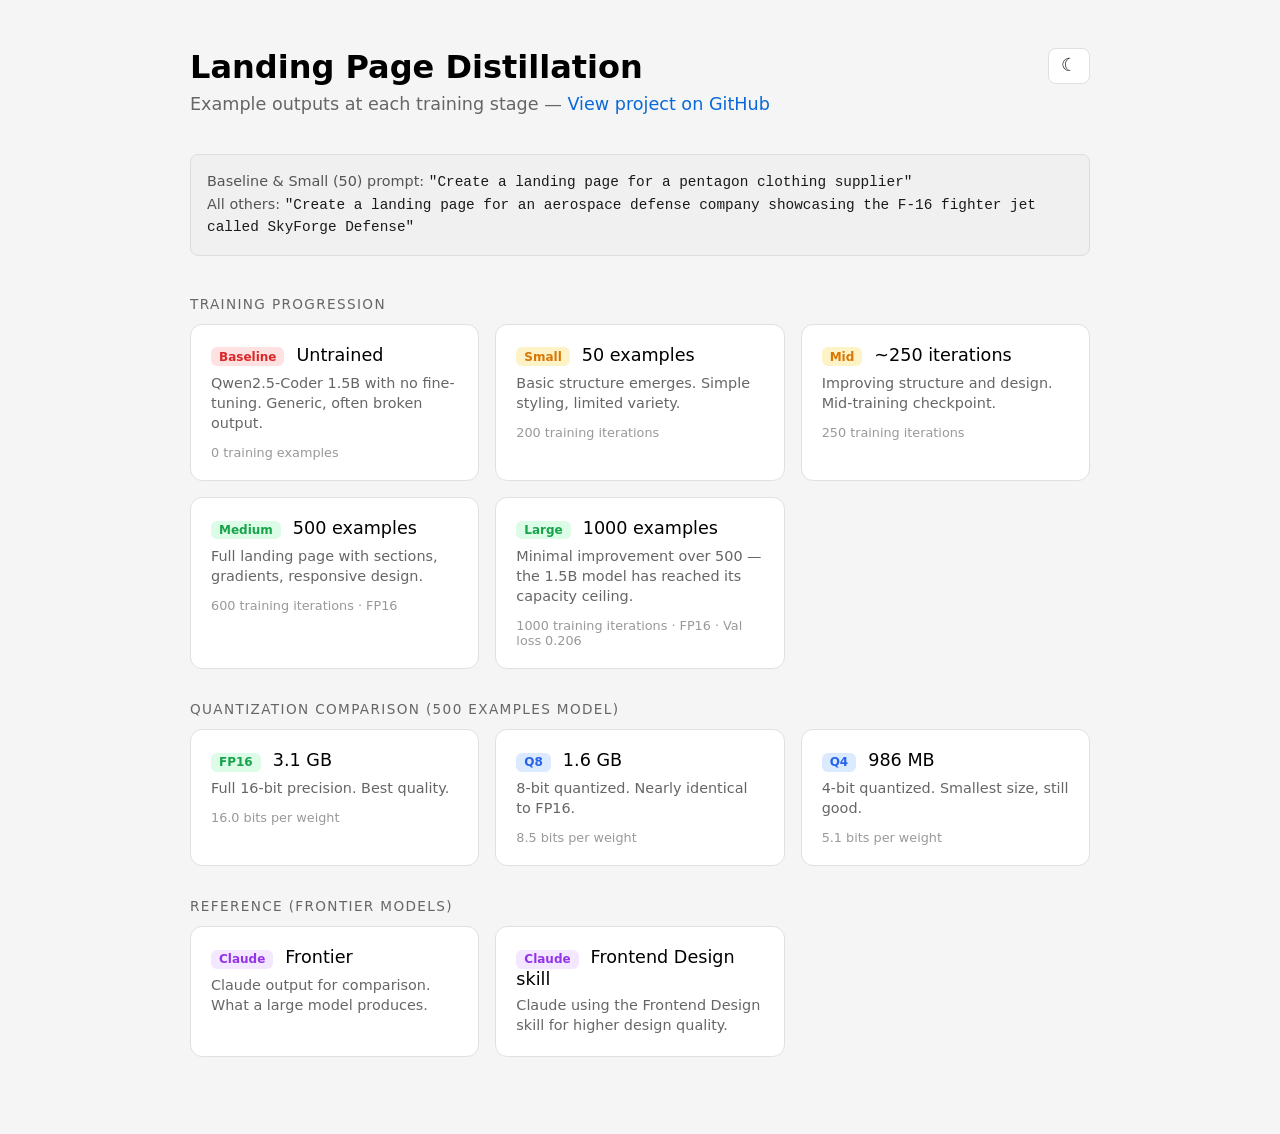
<file: results/examples/index.html>
<!DOCTYPE html>
<html lang="en">
<head>
    <meta charset="UTF-8">
    <meta name="viewport" content="width=device-width, initial-scale=1.0">
    <title>Landing Page Distillation — Example Outputs</title>
    <style>
        * { margin: 0; padding: 0; box-sizing: border-box; }
        :root {
            --bg: #f5f5f5; --text: #1a1a1a; --heading: #000; --muted: #666; --faint: #999;
            --card-bg: #fff; --card-border: #e0e0e0; --accent: #0969da;
            --prompt-bg: #f0f0f0; --prompt-border: #ddd; --prompt-text: #555; --code-text: #1a1a1a;
            --badge-red-bg: #fee2e2; --badge-red: #dc2626;
            --badge-yellow-bg: #fef3c7; --badge-yellow: #d97706;
            --badge-green-bg: #dcfce7; --badge-green: #16a34a;
            --badge-blue-bg: #dbeafe; --badge-blue: #2563eb;
            --badge-purple-bg: #f3e8ff; --badge-purple: #9333ea;
        }
        [data-theme="dark"] {
            --bg: #0a0a0a; --text: #e0e0e0; --heading: #fff; --muted: #888; --faint: #555;
            --card-bg: #161616; --card-border: #2a2a2a; --accent: #58a6ff;
            --prompt-bg: #1a1a1a; --prompt-border: #2a2a2a; --prompt-text: #aaa; --code-text: #e0e0e0;
            --badge-red-bg: #3b1219; --badge-red: #f87171;
            --badge-yellow-bg: #3b2e10; --badge-yellow: #fbbf24;
            --badge-green-bg: #0f2e1a; --badge-green: #4ade80;
            --badge-blue-bg: #0f1f3b; --badge-blue: #60a5fa;
            --badge-purple-bg: #2b1a3b; --badge-purple: #c084fc;
        }
        body { font-family: -apple-system, system-ui, sans-serif; background: var(--bg); color: var(--text); min-height: 100vh; padding: 3rem 1.5rem; transition: background 0.3s, color 0.3s; }
        .container { max-width: 900px; margin: 0 auto; }
        .header { display: flex; justify-content: space-between; align-items: flex-start; margin-bottom: 0.5rem; }
        h1 { font-size: 2rem; color: var(--heading); }
        .theme-toggle { background: var(--card-bg); border: 1px solid var(--card-border); border-radius: 8px; padding: 0.4rem 0.75rem; cursor: pointer; font-size: 1.1rem; color: var(--text); transition: border-color 0.2s; }
        .theme-toggle:hover { border-color: var(--accent); }
        .subtitle { color: var(--muted); margin-bottom: 2.5rem; font-size: 1.1rem; }
        .subtitle a { color: var(--accent); text-decoration: none; }
        .subtitle a:hover { text-decoration: underline; }
        .section { margin-bottom: 2rem; }
        .section-title { font-size: 0.85rem; text-transform: uppercase; letter-spacing: 0.1em; color: var(--muted); margin-bottom: 0.75rem; }
        .grid { display: grid; grid-template-columns: repeat(auto-fill, minmax(250px, 1fr)); gap: 1rem; }
        .card { background: var(--card-bg); border: 1px solid var(--card-border); border-radius: 12px; padding: 1.25rem; transition: border-color 0.2s, transform 0.2s; text-decoration: none; color: inherit; display: block; }
        .card:hover { border-color: var(--accent); transform: translateY(-2px); }
        .card-title { font-size: 1.1rem; color: var(--heading); margin-bottom: 0.4rem; }
        .card-desc { font-size: 0.9rem; color: var(--muted); line-height: 1.4; }
        .card-meta { font-size: 0.8rem; color: var(--faint); margin-top: 0.75rem; }
        .badge { display: inline-block; padding: 0.15rem 0.5rem; border-radius: 6px; font-size: 0.75rem; font-weight: 600; margin-right: 0.4rem; }
        .badge-red { background: var(--badge-red-bg); color: var(--badge-red); }
        .badge-yellow { background: var(--badge-yellow-bg); color: var(--badge-yellow); }
        .badge-green { background: var(--badge-green-bg); color: var(--badge-green); }
        .badge-blue { background: var(--badge-blue-bg); color: var(--badge-blue); }
        .badge-purple { background: var(--badge-purple-bg); color: var(--badge-purple); }
        .prompt { background: var(--prompt-bg); border: 1px solid var(--prompt-border); border-radius: 8px; padding: 1rem; margin-bottom: 2.5rem; font-size: 0.9rem; color: var(--prompt-text); line-height: 1.5; }
        .prompt code { color: var(--code-text); }
    </style>
</head>
<body>
    <div class="container">
        <div class="header">
            <h1>Landing Page Distillation</h1>
            <button class="theme-toggle" onclick="toggleTheme()" title="Toggle light/dark mode">&#9790;</button>
        </div>
        <p class="subtitle">Example outputs at each training stage — <a href="https://github.com/KalinRangelovRangelov/LLM-Landing-page-distillation">View project on GitHub</a></p>

        <div class="prompt">
            Baseline &amp; Small (50) prompt: <code>"Create a landing page for a pentagon clothing supplier"</code><br>
            All others: <code>"Create a landing page for an aerospace defense company showcasing the F-16 fighter jet called SkyForge Defense"</code>
        </div>

        <div class="section">
            <div class="section-title">Training progression</div>
            <div class="grid">
                <a class="card" href="baseline/index.html">
                    <div class="card-title"><span class="badge badge-red">Baseline</span> Untrained</div>
                    <div class="card-desc">Qwen2.5-Coder 1.5B with no fine-tuning. Generic, often broken output.</div>
                    <div class="card-meta">0 training examples</div>
                </a>
                <a class="card" href="after50/index.html">
                    <div class="card-title"><span class="badge badge-yellow">Small</span> 50 examples</div>
                    <div class="card-desc">Basic structure emerges. Simple styling, limited variety.</div>
                    <div class="card-meta">200 training iterations</div>
                </a>
                <a class="card" href="after250/index.html">
                    <div class="card-title"><span class="badge badge-yellow">Mid</span> ~250 iterations</div>
                    <div class="card-desc">Improving structure and design. Mid-training checkpoint.</div>
                    <div class="card-meta">250 training iterations</div>
                </a>
                <a class="card" href="after500/index.html">
                    <div class="card-title"><span class="badge badge-green">Medium</span> 500 examples</div>
                    <div class="card-desc">Full landing page with sections, gradients, responsive design.</div>
                    <div class="card-meta">600 training iterations · FP16</div>
                </a>
                <a class="card" href="after1000/index.html">
                    <div class="card-title"><span class="badge badge-green">Large</span> 1000 examples</div>
                    <div class="card-desc">Minimal improvement over 500 — the 1.5B model has reached its capacity ceiling.</div>
                    <div class="card-meta">1000 training iterations · FP16 · Val loss 0.206</div>
                </a>
            </div>
        </div>

        <div class="section">
            <div class="section-title">Quantization comparison (500 examples model)</div>
            <div class="grid">
                <a class="card" href="after500/index.html">
                    <div class="card-title"><span class="badge badge-green">FP16</span> 3.1 GB</div>
                    <div class="card-desc">Full 16-bit precision. Best quality.</div>
                    <div class="card-meta">16.0 bits per weight</div>
                </a>
                <a class="card" href="after500-q8/index.html">
                    <div class="card-title"><span class="badge badge-blue">Q8</span> 1.6 GB</div>
                    <div class="card-desc">8-bit quantized. Nearly identical to FP16.</div>
                    <div class="card-meta">8.5 bits per weight</div>
                </a>
                <a class="card" href="after500-q4/index.html">
                    <div class="card-title"><span class="badge badge-blue">Q4</span> 986 MB</div>
                    <div class="card-desc">4-bit quantized. Smallest size, still good.</div>
                    <div class="card-meta">5.1 bits per weight</div>
                </a>
            </div>
        </div>

        <div class="section">
            <div class="section-title">Reference (frontier models)</div>
            <div class="grid">
                <a class="card" href="claude/index.html">
                    <div class="card-title"><span class="badge badge-purple">Claude</span> Frontier</div>
                    <div class="card-desc">Claude output for comparison. What a large model produces.</div>
                </a>
                <a class="card" href="claude-fed/index.html">
                    <div class="card-title"><span class="badge badge-purple">Claude</span> Frontend Design skill</div>
                    <div class="card-desc">Claude using the Frontend Design skill for higher design quality.</div>
                </a>
            </div>
        </div>
    </div>
    <script>
        function toggleTheme() {
            const html = document.documentElement;
            const isDark = html.getAttribute('data-theme') === 'dark';
            html.setAttribute('data-theme', isDark ? 'light' : 'dark');
            document.querySelector('.theme-toggle').textContent = isDark ? '\u263E' : '\u2600';
            localStorage.setItem('theme', isDark ? 'light' : 'dark');
        }
        const saved = localStorage.getItem('theme') || 'light';
        if (saved === 'dark') {
            document.documentElement.setAttribute('data-theme', 'dark');
            document.querySelector('.theme-toggle').textContent = '\u2600';
        }
    </script>
</body>
</html>
</file>
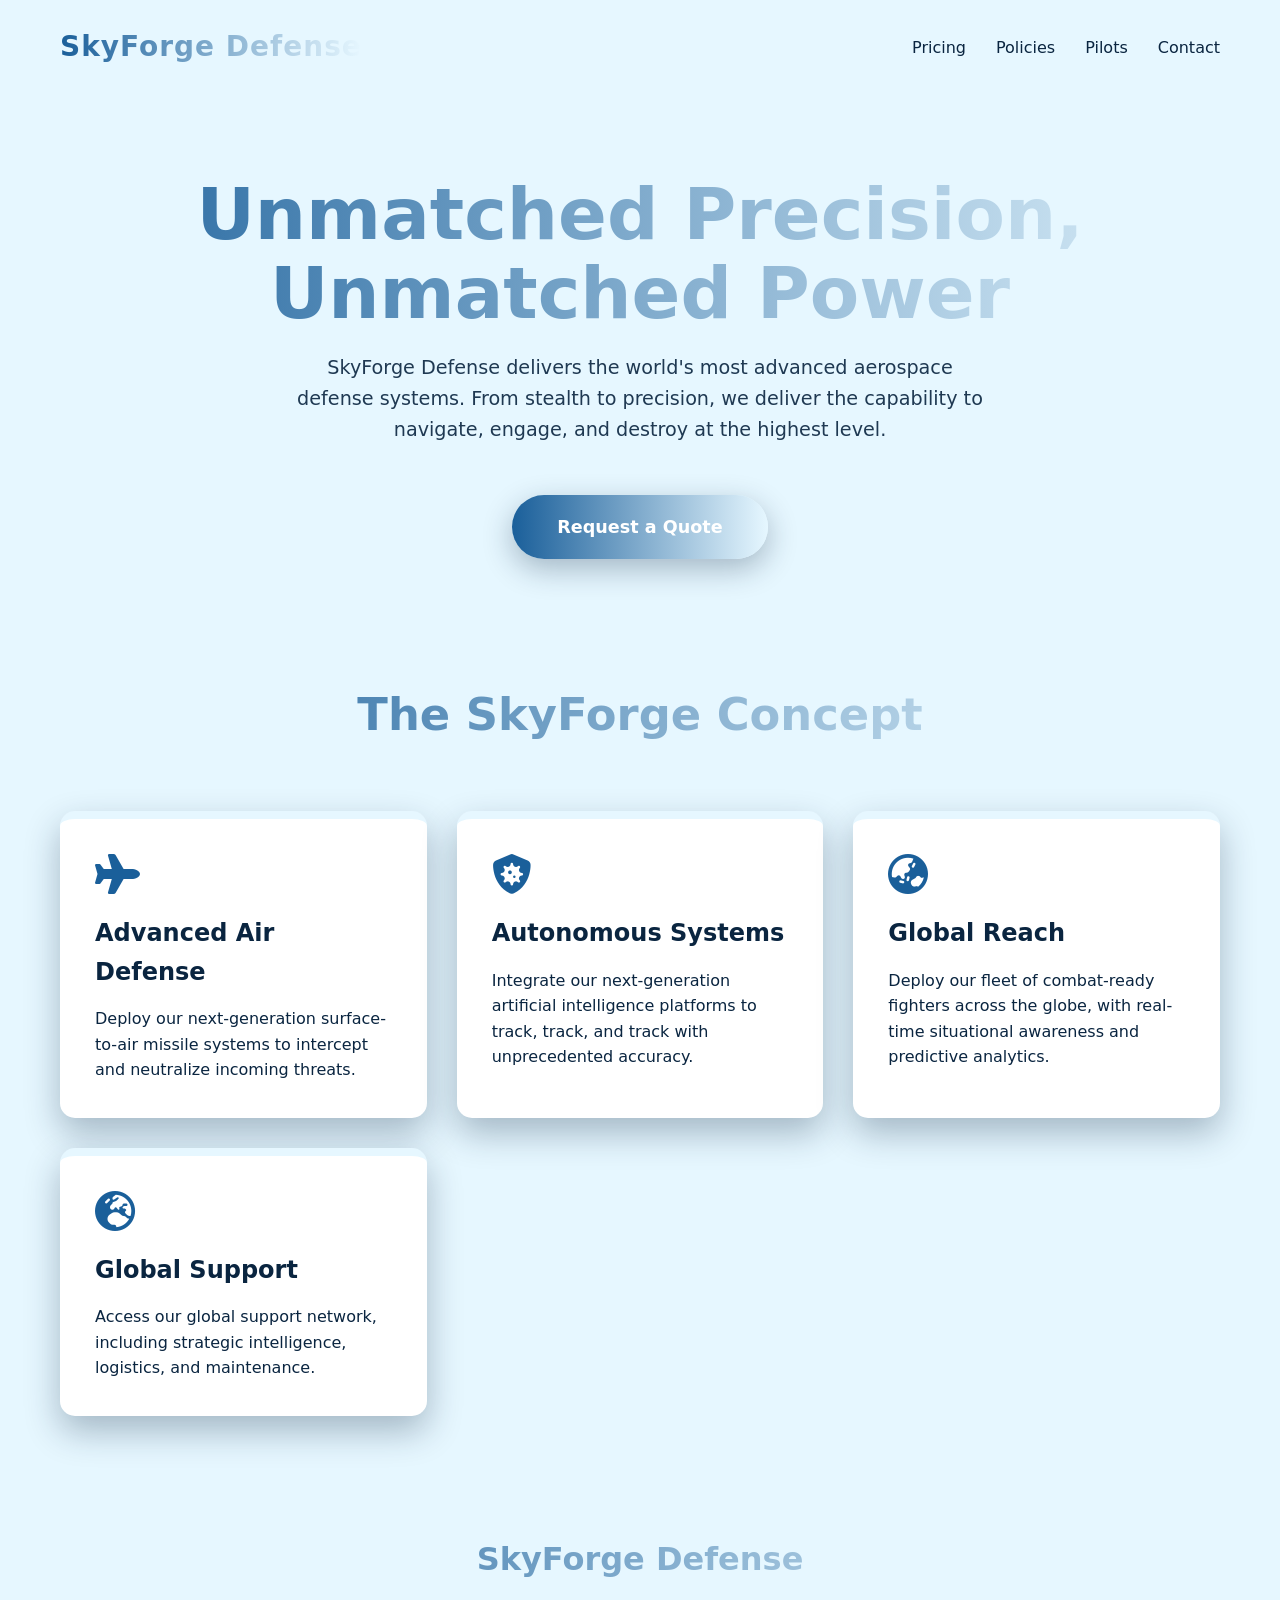
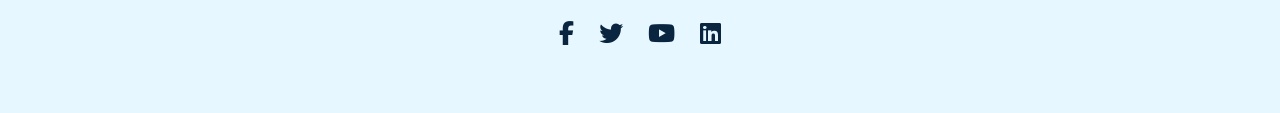
<file: results/examples/after1000/index.html>
<!DOCTYPE html>
<html lang="en">
<head>
    <meta charset="UTF-8">
    <meta name="viewport" content="width=device-width, initial-scale=1.0">
    <title>SkyForge Defense | The Future of Aerospace</title>
    <link rel="stylesheet" href="https://cdnjs.cloudflare.com/ajax/libs/font-awesome/6.4.0/css/all.min.css">
    <style>
        :root {
            --deep-blue: #0a2540;
            --sky-blue: #1a5f9a;
            --nebula: #e6f7ff;
            --starlight: #8a9b68;
            --shadow: rgba(10, 37, 64, 0.3);
        }
        * {
            margin: 0;
            padding: 0;
            box-sizing: border-box;
            font-family: -apple-system, system-ui, sans-serif;
        }
        body {
            background-color: var(--nebula);
            color: var(--deep-blue);
            line-height: 1.6;
            overflow-x: hidden;
        }
        .container {
            width: 100%;
            max-width: 1200px;
            margin: 0 auto;
            padding: 0 20px;
        }
        header {
            padding: 25px 0;
            position: relative;
            z-index: 10;
        }
        nav {
            display: flex;
            justify-content: space-between;
            align-items: center;
        }
        .logo {
            font-size: 28px;
            font-weight: 800;
            background: linear-gradient(90deg, var(--sky-blue), var(--nebula));
            -webkit-background-clip: text;
            background-clip: text;
            color: transparent;
            letter-spacing: 1px;
        }
        .nav-links {
            display: flex;
            gap: 30px;
        }
        .nav-links a {
            color: var(--deep-blue);
            text-decoration: none;
            font-weight: 500;
            transition: color 0.3s;
        }
        .nav-links a:hover {
            color: var(--sky-blue);
        }
        .hero {
            padding: 80px 0 120px;
            text-align: center;
            position: relative;
        }
        .hero h1 {
            font-size: 4.5rem;
            margin-bottom: 20px;
            background: linear-gradient(90deg, var(--sky-blue), var(--nebula));
            -webkit-background-clip: text;
            background-clip: text;
            color: transparent;
            line-height: 1.1;
        }
        .hero p {
            font-size: 1.2rem;
            max-width: 700px;
            margin: 0 auto 50px;
            opacity: 0.9;
        }
        .cta-button {
            display: inline-block;
            background: linear-gradient(90deg, var(--sky-blue), var(--nebula));
            color: white;
            padding: 18px 45px;
            border-radius: 50px;
            text-decoration: none;
            font-weight: 600;
            font-size: 1.1rem;
            box-shadow: 0 10px 30px var(--shadow);
            transition: transform 0.3s, box-shadow 0.3s;
        }
        .cta-button:hover {
            transform: translateY(-5px);
            box-shadow: 0 15px 40px var(--shadow);
        }
        .section-title {
            text-align: center;
            font-size: 2.8rem;
            margin-bottom: 60px;
            background: linear-gradient(90deg, var(--sky-blue), var(--nebula));
            -webkit-background-clip: text;
            background-clip: text;
            color: transparent;
        }
        .cards {
            display: grid;
            grid-template-columns: repeat(auto-fit, minmax(280px, 1fr));
            gap: 30px;
            margin-top: 60px;
        }
        .card {
            background: white;
            padding: 35px;
            border-radius: 15px;
            box-shadow: 0 15px 35px var(--shadow);
            transition: transform 0.4s, box-shadow 0.4s;
            border-top: 8px solid var(--nebula);
        }
        .card:hover {
            transform: translateY(-10px);
            box-shadow: 0 25px 50px var(--shadow);
        }
        .card i {
            font-size: 2.5rem;
            color: var(--sky-blue);
            margin-bottom: 20px;
        }
        .card h3 {
            font-size: 1.5rem;
            margin-bottom: 15px;
        }
        footer {
            padding: 50px 0 30px;
            text-align: center;
            border-top: 8px solid var(--nebula);
            margin-top: 60px;
        }
        .footer-logo {
            font-size: 2rem;
            font-weight: 800;
            background: linear-gradient(90deg, var(--sky-blue), var(--nebula));
            -webkit-background-clip: text;
            background-clip: text;
            color: transparent;
            margin-bottom: 20px;
        }
        .social-links {
            display: flex;
            justify-content: center;
            gap: 25px;
            margin: 30px 0;
        }
        .social-links a {
            color: var(--deep-blue);
            font-size: 1.5rem;
            transition: color 0.3s;
        }
        .social-links a:hover {
            color: var(--sky-blue);
        }
        @media (max-width: 768px) {
            .hero h1 { font-size: 3rem; }
            .nav-links { gap: 15px; }
            .cards { grid-template-columns: 1fr; }
            .social-links { flex-direction: column; gap: 15px; }
        }
    </style>
</head>
<body>
    <header>
        <div class="container">
            <nav>
                <a href="#" class="logo">SkyForge Defense</a>
                <div class="nav-links">
                    <a href="#">Pricing</a>
                    <a href="#">Policies</a>
                    <a href="#">Pilots</a>
                    <a href="#">Contact</a>
                </div>
            </nav>
        </div>
    </header>

    <main>
        <section class="hero">
            <h1>Unmatched Precision, Unmatched Power</h1>
            <p>SkyForge Defense delivers the world's most advanced aerospace defense systems. From stealth to precision, we deliver the capability to navigate, engage, and destroy at the highest level.</p>
            <a href="#" class="cta-button">Request a Quote</a>
        </section>

        <section class="container">
            <h2 class="section-title">The SkyForge Concept</h2>
            <div class="cards">
                <div class="card">
                    <i class="fas fa-plane"></i>
                    <h3>Advanced Air Defense</h3>
                    <p>Deploy our next-generation surface-to-air missile systems to intercept and neutralize incoming threats.</p>
                </div>
                <div class="card">
                    <i class="fas fa-shield-virus"></i>
                    <h3>Autonomous Systems</h3>
                    <p>Integrate our next-generation artificial intelligence platforms to track, track, and track with unprecedented accuracy.</p>
                </div>
                <div class="card">
                    <i class="fas fa-globe-asia"></i>
                    <h3>Global Reach</h3>
                    <p>Deploy our fleet of combat-ready fighters across the globe, with real-time situational awareness and predictive analytics.</p>
                </div>
                <div class="card">
                    <i class="fas fa-globe-europe"></i>
                    <h3>Global Support</h3>
                    <p>Access our global support network, including strategic intelligence, logistics, and maintenance.</p>
                </div>
            </div>
        </section>

        <footer>
            <div class="container">
                <div class="footer-logo">SkyForge Defense</div>
                <div class="social-links">
                    <a href="#"><i class="fab fa-facebook-f"></i></a>
                    <a href="#"><i class="fab fa-twitter"></i></a>
                    <a href="#"><i class="fab fa-youtube"></i></a>
                    <a href="#"><i class="fab fa-linkedin"></i></a>
                </div>
            </div>
        </footer>
    </main>

    <script>
        // Add any custom JavaScript here
    </script>
</body>
</html>
</file>
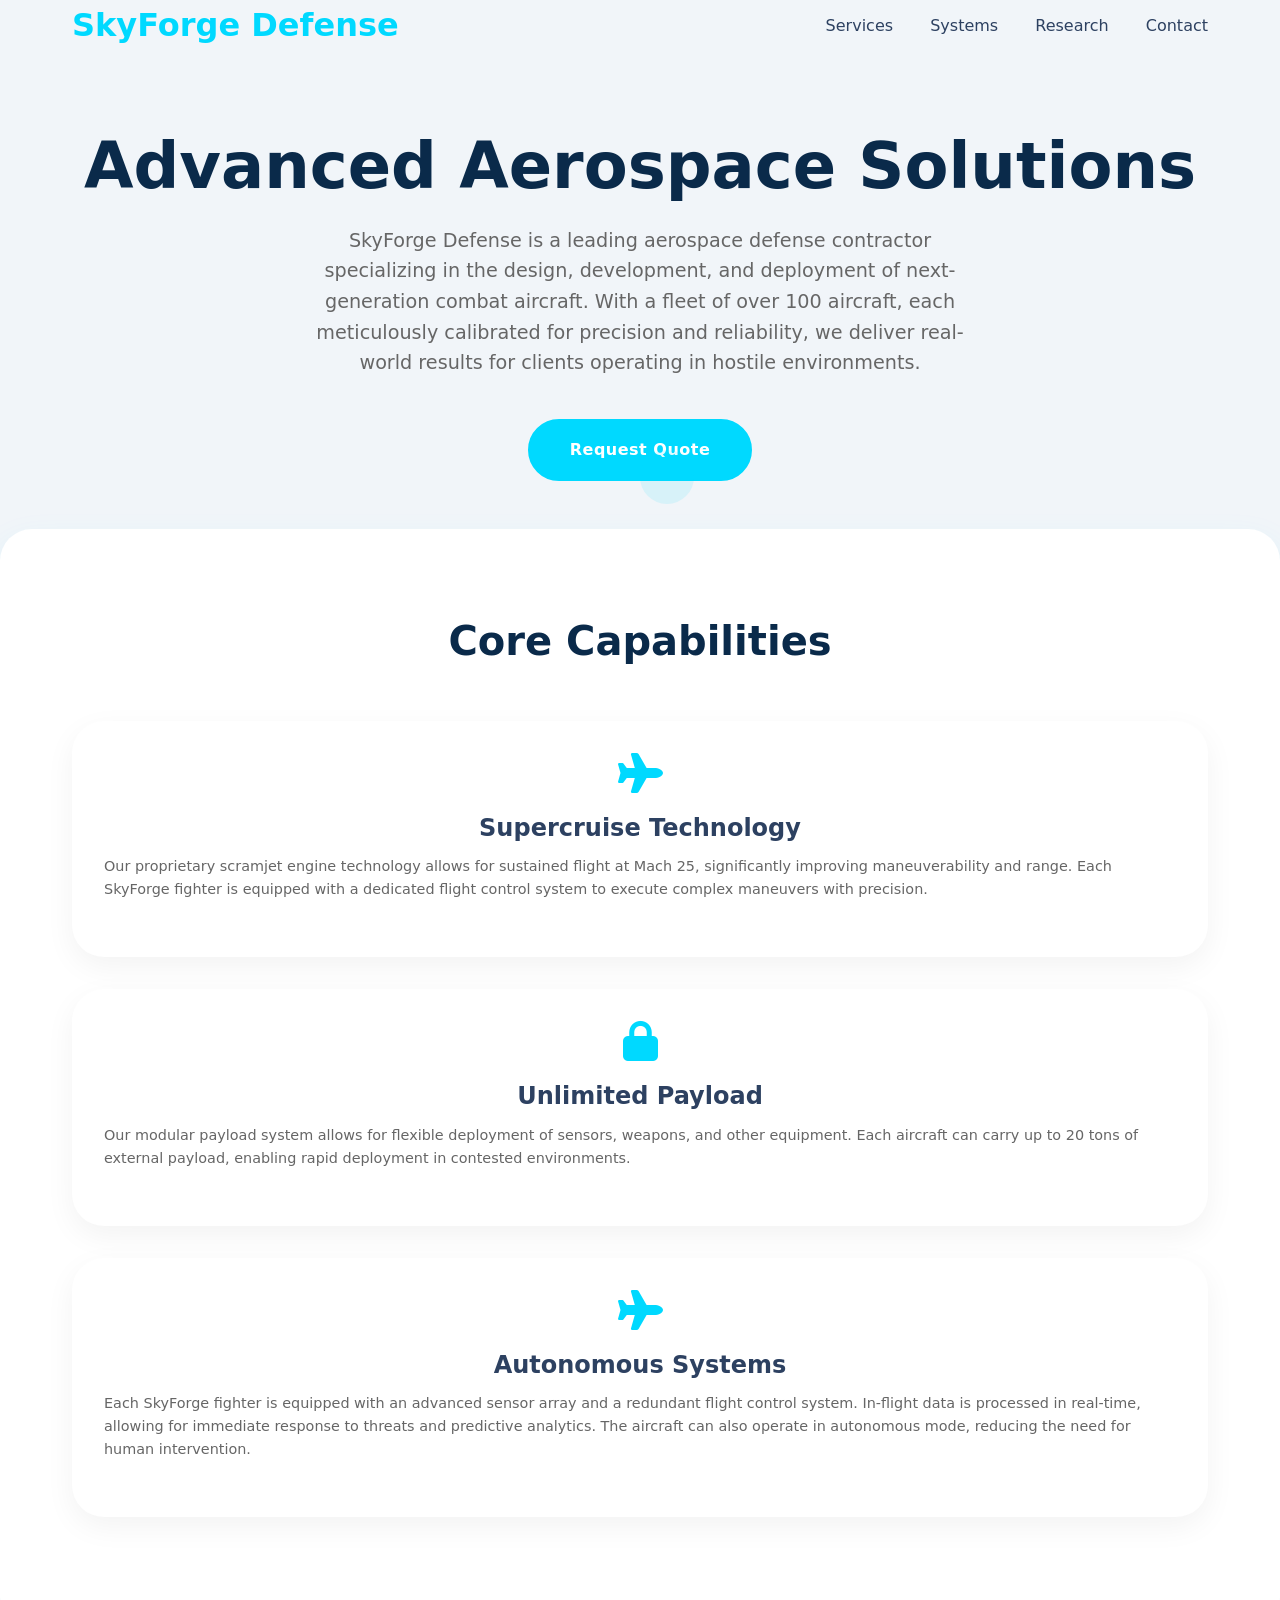
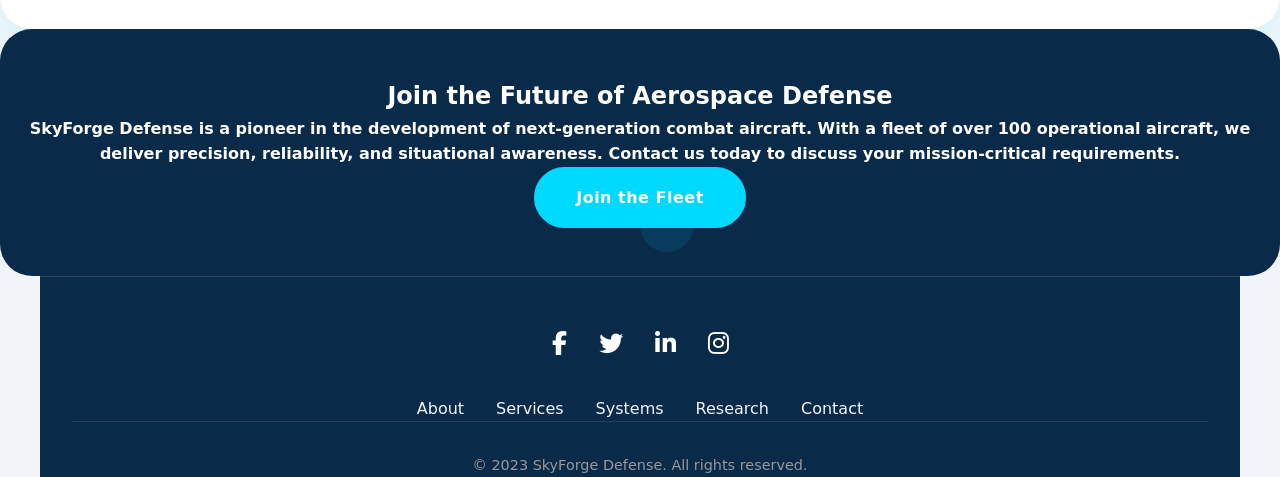
<file: results/examples/after250/index.html>
<!DOCTYPE html>
<html lang="en">
<head>
    <meta charset="UTF-8">
    <meta name="viewport" content="width=device-width, initial-scale=1.0">
    <title>SkyForge Defense | Advanced Aerospace Solutions</title>
    <link rel="stylesheet" href="https://cdnjs.cloudflare.com/ajax/libs/font-awesome/6.4.0/css/all.min.css">
    <style>
        :root {
            --sky-blue: #00d9ff;
            --dark-blue: #0a2a4a;
            --light-blue: #e0f7ff;
            --slate: #1e293b;
            --slate-dark: #2d4161;
            --slate-light: #f1f5f9;
        }
        * {
            margin: 0;
            padding: 0;
            box-sizing: border-box;
            font-family: -apple-system, system-ui, sans-serif;
        }
        body {
            background-color: var(--slate-light);
            color: var(--slate-dark);
            line-height: 1.6;
            overflow-x: hidden;
        }
        .container {
            max-width: 1200px;
            margin: 0 auto;
            padding: 0 2rem;
        }
        header {
            padding: 2rem 0;
            position: relative;
            z-index: 10;
        }
        nav {
            display: flex;
            justify-content: space-between;
            align-items: center;
        }
        .logo {
            font-size: 2rem;
            font-weight: 800;
            color: var(--sky-blue);
            text-decoration: none;
        }
        .nav-links a {
            color: var(--slate-dark);
            text-decoration: none;
            margin-left: 2rem;
            font-weight: 500;
            transition: color 0.3s;
        }
        .nav-links a:hover {
            color: var(--sky-blue);
        }
        .hero {
            text-align: center;
            padding: 5rem 0 3rem;
            position: relative;
        }
        .hero h1 {
            font-size: 4rem;
            margin-bottom: 1.5rem;
            color: var(--dark-blue);
            line-height: 1.1;
        }
        .hero p {
            font-size: 1.2rem;
            margin-bottom: 2.5rem;
            color: #666;
            max-width: 700px;
            margin-left: auto;
            margin-right: auto;
        }
        .btn {
            display: inline-block;
            background-color: var(--sky-blue);
            color: white;
            padding: 1rem 2.5rem;
            border-radius: 50px;
            text-decoration: none;
            font-weight: 600;
            letter-spacing: 0.5px;
            border: 2px solid var(--sky-blue);
            transition: all 0.3s;
            position: relative;
        }
        .btn:hover {
            background-color: transparent;
            color: var(--sky-blue);
            border-color: var(--sky-blue);
        }
        .btn::after {
            content: '';
            position: absolute;
            top: 50%;
            left: 50%;
            transform: translate(-50%, -50%);
            width: 50px;
            height: 50px;
            border-radius: 50%;
            background: var(--sky-blue);
            border: 2px solid var(--sky-blue);
            opacity: 0.1;
            transform: rotate(45deg);
            animation: pulse 4s infinite ease-in-out;
        }
        @keyframes pulse {
            0% { opacity: 0.1; }
            100% { opacity: 0.5; }
        }
        .features {
            padding: 5rem 0;
            background-color: white;
            border-radius: 2rem;
            box-shadow: 0 15px 35px rgba(0, 217, 255, 0.1);
        }
        .section-title {
            text-align: center;
            font-size: 2.5rem;
            margin-bottom: 3rem;
            color: var(--dark-blue);
        }
        .features .card {
            display: flex;
            flex-direction: column;
            align-items: center;
            background: white;
            border-radius: 2rem;
            padding: 2rem;
            margin: 2rem 0;
            box-shadow: 0 10px 30px rgba(0, 0, 0, 0.05);
            transition: transform 0.3s, border-color 0.3s;
        }
        .card:hover {
            transform: translateY(-10px);
            border-color: var(--sky-blue);
        }
        .card i {
            font-size: 2.5rem;
            color: var(--sky-blue);
            margin-bottom: 1rem;
        }
        .card h3 {
            font-size: 1.5rem;
            margin-bottom: 0.5rem;
        }
        .card p {
            color: #666;
            font-size: 0.9rem;
            margin-bottom: 1.5rem;
        }
        .cta {
            text-align: center;
            padding: 3rem 0;
            background-color: var(--dark-blue);
            color: white;
            border-radius: 2rem;
            font-weight: 600;
            border: none;
            cursor: pointer;
            transition: all 0.3s;
        }
        .cta:hover {
            background-color: var(--sky-blue);
            color: white;
            transform: scale(1.05);
        }
        .social-icons {
            display: flex;
            justify-content: center;
            gap: 2rem;
            margin-top: 3rem;
        }
        .social-icons a {
            color: white;
            font-size: 1.5rem;
            transition: color 0.3s;
        }
        .social-icons a:hover {
            color: var(--sky-blue);
        }
        footer {
            background-color: var(--dark-blue);
            color: white;
            padding: 3rem 0;
            text-align: center;
            border-top: 1px solid var(--slate-dark);
        }
        .footer-logo {
            font-size: 2rem;
            font-weight: 800;
            margin-bottom: 2rem;
        }
        .footer-links {
            display: flex;
            justify-content: center;
            gap: 2rem;
            margin-top: 2rem;
        }
        .footer-links a {
            color: var(--slate-light);
            text-decoration: none;
            font-weight: 500;
            transition: color 0.3s;
        }
        .footer-links a:hover {
            color: var(--sky-blue);
        }
        .copyright {
            text-align: center;
            padding-top: 2rem;
            border-top: 1px solid rgba(255, 255, 255, 0.1);
            color: #999;
            font-size: 0.9rem;
        }
        @media (max-width: 768px) {
            .nav-links {
                display: none;
            }
            .hero h1 {
                font-size: 2.5rem;
            }
            .features {
                padding: 3rem 0;
            }
            .features .card {
                flex-direction: row;
                margin-bottom: 2rem;
            }
            .social-icons {
                display: none;
            }
            .footer-links {
                flex-direction: column;
                gap: 1.5rem;
            }
        }
    </style>
</head>
<body>
    <header class="container">
        <nav>
            <div class="logo">SkyForge Defense</div>
            <div class="nav-links">
                <a href="#">Services</a>
                <a href="#">Systems</a>
                <a href="#">Research</a>
                <a href="#">Contact</a>
            </div>
        </nav>
    </header>

    <section class="hero">
        <h1>Advanced Aerospace Solutions</h1>
        <p>SkyForge Defense is a leading aerospace defense contractor specializing in the design, development, and deployment of next-generation combat aircraft. With a fleet of over 100 aircraft, each meticulously calibrated for precision and reliability, we deliver real-world results for clients operating in hostile environments.</p>
        <a href="#" class="btn">Request Quote</a>
    </section>

    <section class="features">
        <h2 class="section-title">Core Capabilities</h2>
        <div class="container">
            <div class="card">
                <i class="fas fa-plane"></i>
                <h3>Supercruise Technology</h3>
                <p>Our proprietary scramjet engine technology allows for sustained flight at Mach 25, significantly improving maneuverability and range. Each SkyForge fighter is equipped with a dedicated flight control system to execute complex maneuvers with precision.</p>
            </div>
            <div class="card">
                <i class="fas fa-lock"></i>
                <h3>Unlimited Payload</h3>
                <p>Our modular payload system allows for flexible deployment of sensors, weapons, and other equipment. Each aircraft can carry up to 20 tons of external payload, enabling rapid deployment in contested environments.</p>
            </div>
            <div class="card">
                <i class="fas fa-plane"></i>
                <h3>Autonomous Systems</h3>
                <p>Each SkyForge fighter is equipped with an advanced sensor array and a redundant flight control system. In-flight data is processed in real-time, allowing for immediate response to threats and predictive analytics. The aircraft can also operate in autonomous mode, reducing the need for human intervention.</p>
            </div>
        </div>
    </section>

    <section class="cta">
        <h2>Join the Future of Aerospace Defense</h2>
        <p>SkyForge Defense is a pioneer in the development of next-generation combat aircraft. With a fleet of over 100 operational aircraft, we deliver precision, reliability, and situational awareness. Contact us today to discuss your mission-critical requirements.</p>
        <a href="#" class="btn">Join the Fleet</a>
    </section>

    <footer class="container">
        <div class="social-icons">
            <a href="#"><i class="fab fa-facebook-f"></i></a>
            <a href="#"><i class="fab fa-twitter"></i></a>
            <a href="#"><i class="fab fa-linkedin-in"></i></a>
            <a href="#"><i class="fab fa-instagram"></i></a>
        </div>
        <div class="footer-links">
            <a href="#">About</a>
            <a href="#">Services</a>
            <a href="#">Systems</a>
            <a href="#">Research</a>
            <a href="#">Contact</a>
        </div>
        <p class="copyright">&copy; 2023 SkyForge Defense. All rights reserved.</p>
    </footer>
</body>
</html>
</file>
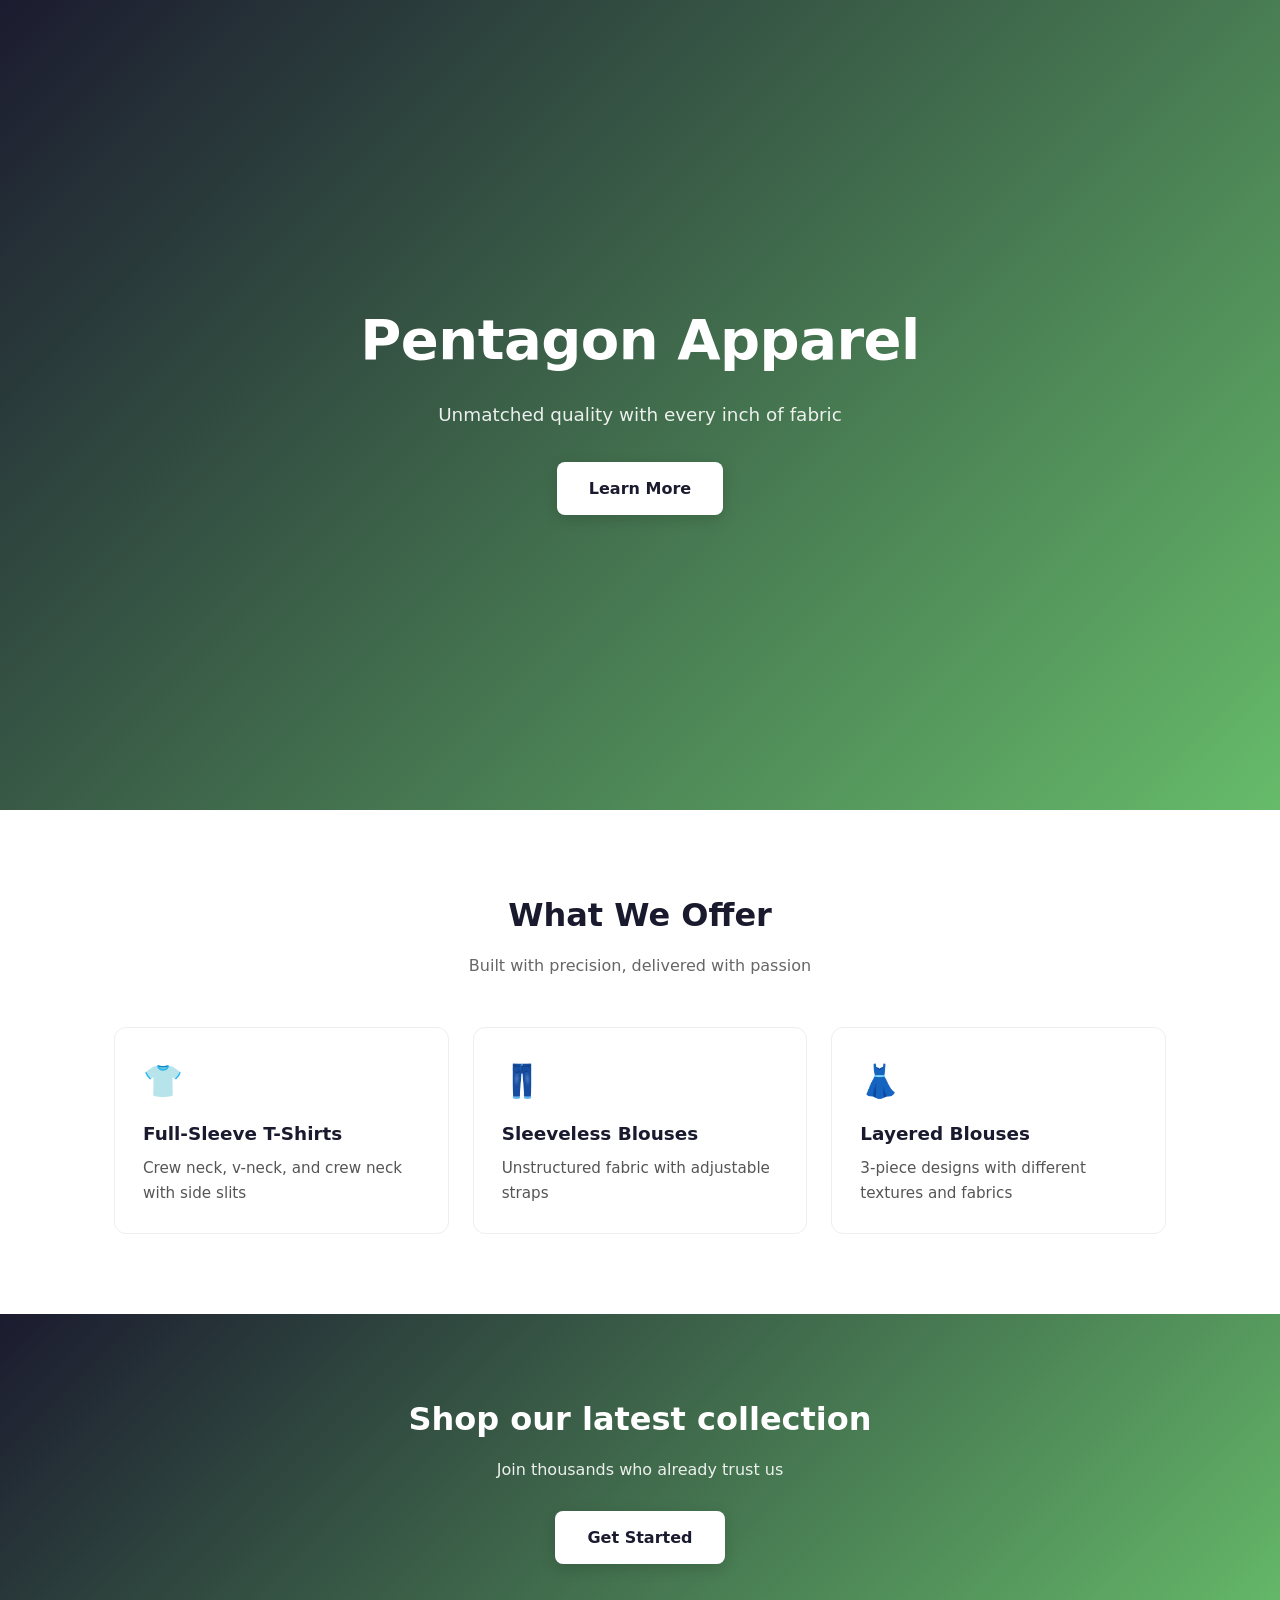
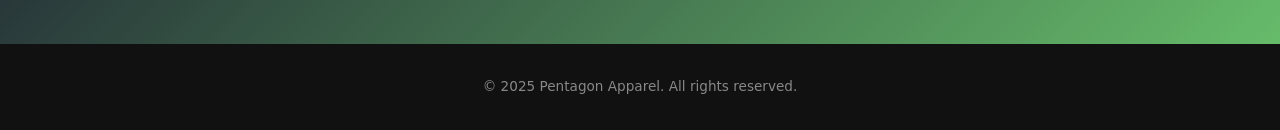
<file: results/examples/after50/index.html>
<!DOCTYPE html>
<html lang="en">
<head>
<meta charset="UTF-8">
<meta name="viewport" content="width=device-width, initial-scale=1.0">
<title>Pentagon Apparel</title>
<style>
* { margin: 0; padding: 0; box-sizing: border-box; }
body { font-family: -apple-system, BlinkMacSystemFont, 'Segoe UI', system-ui, sans-serif; color: #1a1a2e; line-height: 1.6; }
.hero { min-height: 90vh; display: flex; flex-direction: column; justify-content: center; align-items: center; text-align: center; padding: 60px 24px; background: linear-gradient(135deg, #1b1b2f, #66bb6a); color: #fff; }
.hero h1 { font-size: clamp(2rem, 5vw, 3.5rem); font-weight: 800; margin-bottom: 16px; letter-spacing: -0.5px; }
.hero p { font-size: 1.15rem; max-width: 560px; opacity: 0.9; margin-bottom: 32px; }
.btn { display: inline-block; padding: 14px 32px; border-radius: 8px; font-weight: 600; font-size: 1rem; text-decoration: none; transition: transform 0.2s, box-shadow 0.2s; }
.btn-primary { background: #fff; color: #1b1b2f; box-shadow: 0 4px 15px rgba(0,0,0,0.15); }
.btn-primary:hover { transform: translateY(-2px); box-shadow: 0 6px 20px rgba(0,0,0,0.2); }
.section { padding: 80px 24px; max-width: 1100px; margin: 0 auto; }
.section h2 { font-size: 2rem; font-weight: 700; margin-bottom: 12px; text-align: center; }
.section .subtitle { text-align: center; color: #666; margin-bottom: 48px; max-width: 600px; margin-left: auto; margin-right: auto; }
.grid { display: grid; grid-template-columns: repeat(auto-fit, minmax(280px, 1fr)); gap: 24px; }
.card { background: #fff; border: 1px solid #eee; border-radius: 12px; padding: 28px; transition: transform 0.2s, box-shadow 0.2s; }
.card:hover { transform: translateY(-4px); box-shadow: 0 12px 32px rgba(0,0,0,0.08); }
.card h3 { font-size: 1.15rem; margin-bottom: 8px; }
.card p { color: #555; font-size: 0.95rem; }
.icon { font-size: 2rem; margin-bottom: 12px; }
.cta { text-align: center; padding: 80px 24px; background: linear-gradient(135deg, #1b1b2f, #66bb6a); color: #fff; }
.cta h2 { font-size: 2rem; margin-bottom: 12px; }
.cta p { opacity: 0.9; margin-bottom: 28px; }
footer { text-align: center; padding: 32px 24px; background: #111; color: #888; font-size: 0.85rem; }

</style>
</head>
<body>
<div class="hero">
  <h1>Pentagon Apparel</h1>
  <p>Unmatched quality with every inch of fabric</p>
  <a href="#learn" class="btn btn-primary">Learn More</a>
</div>

<div class="section" id="learn">
  <h2>What We Offer</h2>
  <p class="subtitle">Built with precision, delivered with passion</p>
  <div class="grid">
    <div class="card"><div class="icon">👕</div><h3>Full-Sleeve T-Shirts</h3><p>Crew neck, v-neck, and crew neck with side slits</p></div>
    <div class="card"><div class="icon">👖</div><h3>Sleeveless Blouses</h3><p>Unstructured fabric with adjustable straps</p></div>
    <div class="card"><div class="icon">👗</div><h3>Layered Blouses</h3><p>3-piece designs with different textures and fabrics</p></div>
  </div>
</div>

<div class="cta">
  <h2>Shop our latest collection</h2>
  <p>Join thousands who already trust us</p>
  <a href="#" class="btn btn-primary">Get Started</a>
</div>

<footer>&copy; 2025 Pentagon Apparel. All rights reserved.</footer>
</body>
</html>
</file>
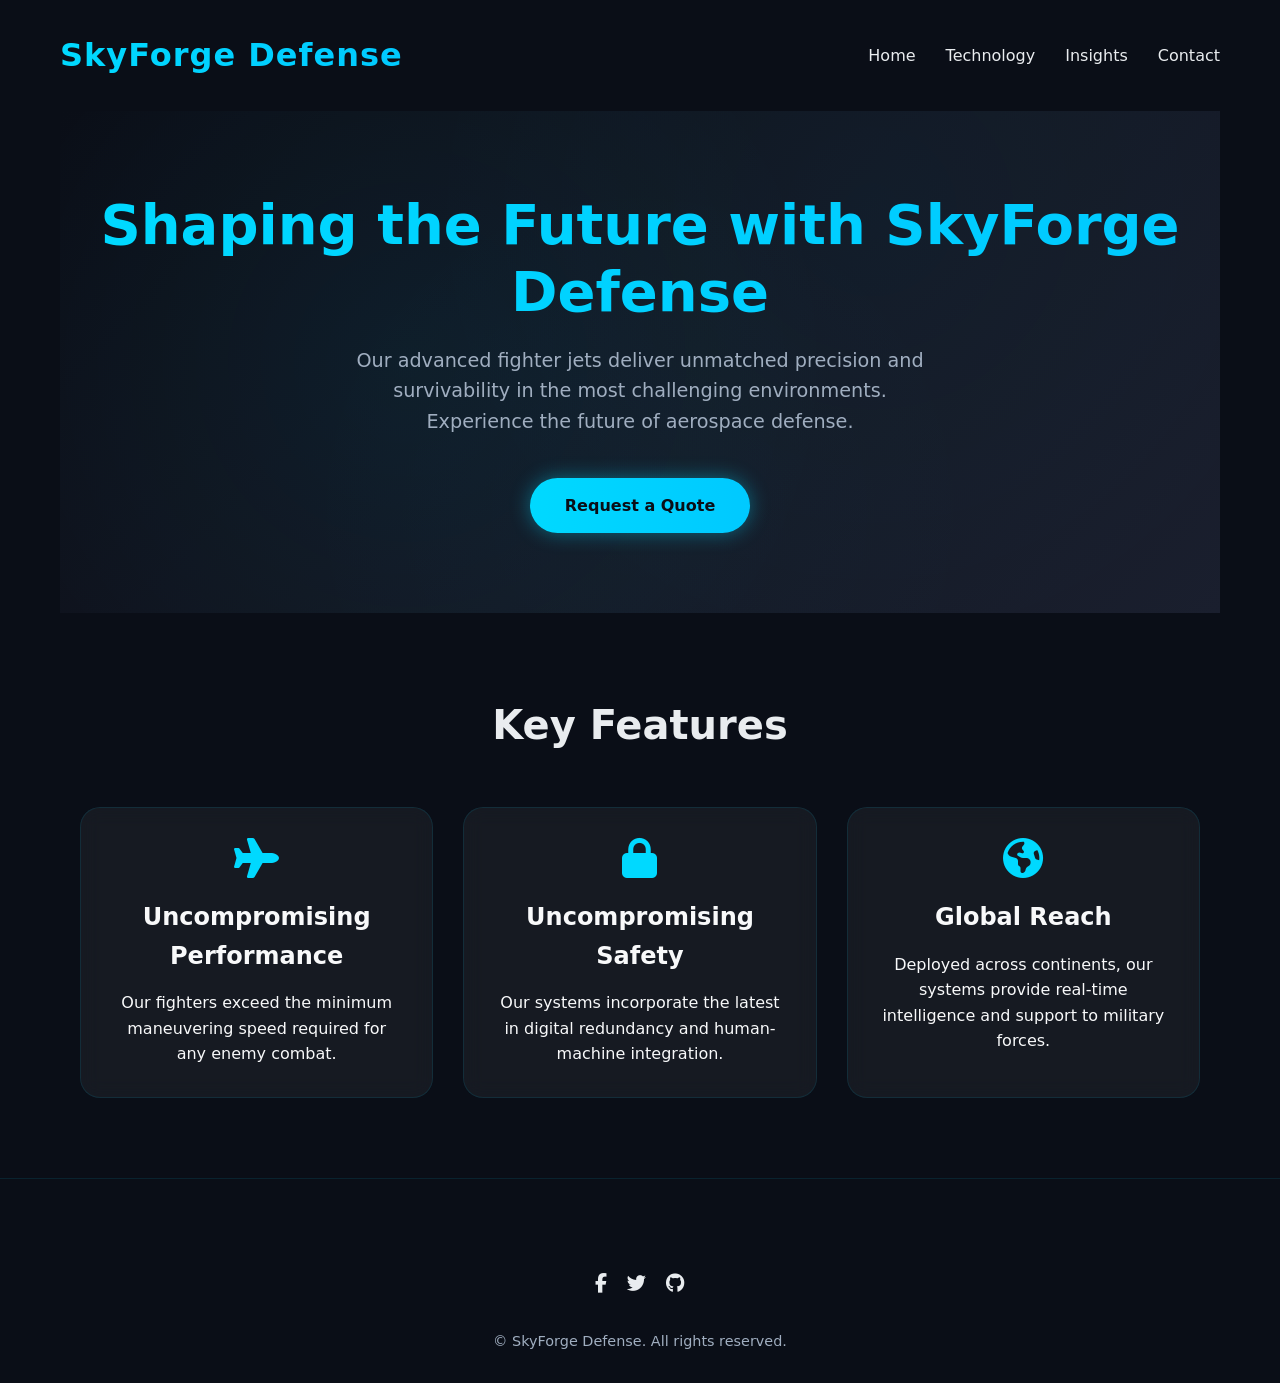
<file: results/examples/after500-q4/index.html>
<!DOCTYPE html>
<html lang="en">
<head>
    <meta charset="UTF-8">
    <meta name="viewport" content="width=device-width, initial-scale=1.0">
    <title>SkyForge Defense | The Future of Aerospace Defense</title>
    <link rel="stylesheet" href="https://cdnjs.cloudflare.com/ajax/libs/font-awesome/6.4.0/css/all.min.css">
    <style>
        :root {
            --primary: #0a0e17;
            --secondary: #1a1f2e;
            --accent: #00d9ff;
            --accent-glow: rgba(0, 217, 255, 0.4);
            --accent-text: #00d9ff;
            --text: #f8f9fa;
            --light: #e9ecef;
            --dark: #212529;
        }
        * {
            margin: 0;
            padding: 0;
            box-sizing: border-box;
            font-family: -apple-system, system-ui, sans-serif;
        }
        body {
            background-color: var(--primary);
            color: var(--text);
            line-height: 1.6;
            overflow-x: hidden;
        }
        .container {
            width: 100%;
            max-width: 1200px;
            margin: 0 auto;
            padding: 0 20px;
        }
        header {
            padding: 30px 0;
            position: relative;
            z-index: 100;
        }
        .nav-container {
            display: flex;
            justify-content: space-between;
            align-items: center;
        }
        .logo {
            font-size: 2rem;
            font-weight: 700;
            background: linear-gradient(90deg, var(--accent), #00c9ff);
            -webkit-background-clip: text;
            background-clip: text;
            color: transparent;
            letter-spacing: 1px;
        }
        nav ul {
            display: flex;
            list-style: none;
            gap: 30px;
        }
        nav a {
            color: var(--light);
            text-decoration: none;
            font-weight: 500;
            transition: color 0.3s;
        }
        nav a:hover {
            color: var(--accent);
        }
        .hero {
            padding: 80px 0;
            text-align: center;
            position: relative;
            overflow: hidden;
        }
        .hero-bg {
            position: absolute;
            top: 0;
            left: 0;
            width: 100%;
            height: 100%;
            background: linear-gradient(135deg, #0a0e17 0%, #1a1f2e 100%);
            z-index: -2;
        }
        .hero-bg::after {
            content: '';
            position: absolute;
            top: 0;
            left: 0;
            width: 100%;
            height: 100%;
            background: radial-gradient(circle at 30% 50%, rgba(0, 217, 255, 0.05) 0%, transparent 50%),
                        radial-gradient(circle at 70% 20%, rgba(0, 217, 255, 0.03) 0%, transparent 50%),
                        radial-gradient(circle at 50% 80%, rgba(0, 217, 255, 0.02) 0%, transparent 50%);
            animation: pulse 8s infinite alternate;
        }
        @keyframes pulse {
            0% { transform: scale(1); opacity: 0.7; }
            100% { transform: scale(1.1); opacity: 1; }
        }
        .hero h1 {
            font-size: 3.5rem;
            margin-bottom: 20px;
            background: linear-gradient(90deg, var(--accent), #00c9ff);
            -webkit-background-clip: text;
            background-clip: text;
            color: transparent;
            line-height: 1.2;
        }
        .hero p {
            font-size: 1.2rem;
            max-width: 600px;
            margin: 0 auto 40px;
            color: #a0aec0;
        }
        .btn {
            display: inline-block;
            background: linear-gradient(90deg, var(--accent), #00c9ff);
            color: var(--primary);
            padding: 15px 35px;
            border-radius: 50px;
            text-decoration: none;
            font-weight: 600;
            border: none;
            cursor: pointer;
            box-shadow: 0 0 20px var(--accent-glow);
            transition: transform 0.3s, box-shadow 0.3s;
        }
        .btn:hover {
            transform: translateY(-3px);
            box-shadow: 0 0 30px var(--accent-glow);
        }
        .features {
            padding: 80px 0;
        }
        .section-title {
            text-align: center;
            font-size: 2.5rem;
            margin-bottom: 50px;
            color: var(--light);
        }
        .cards-grid {
            display: grid;
            grid-template-columns: repeat(auto-fit, minmax(280px, 1fr));
            gap: 30px;
        }
        .card {
            background: rgba(255, 255, 255, 0.05);
            backdrop-filter: blur(10px);
            border-radius: 20px;
            padding: 30px;
            text-align: center;
            border: 1px solid rgba(0, 217, 255, 0.1);
            transition: transform 0.3s, box-shadow 0.3s;
        }
        .card:hover {
            transform: translateY(-10px);
            box-shadow: 0 10px 20px var(--accent-glow);
            border-color: var(--accent);
        }
        .card i {
            font-size: 2.5rem;
            margin-bottom: 20px;
            color: var(--accent);
        }
        .card h3 {
            font-size: 1.5rem;
            margin-bottom: 15px;
        }
        footer {
            padding: 60px 0 30px;
            text-align: center;
            border-top: 1px solid rgba(0, 217, 255, 0.1);
        }
        .social-links {
            display: flex;
            justify-content: center;
            gap: 20px;
            margin: 30px 0;
        }
        .social-links a {
            color: var(--light);
            font-size: 1.2rem;
            transition: color 0.3s;
        }
        .social-links a:hover {
            color: var(--accent);
        }
        .copyright {
            color: #a0aec0;
            font-size: 0.9rem;
        }
        @media (max-width: 768px) {
            .nav-container {
                flex-direction: column;
                gap: 20px;
            }
            nav ul {
                flex-wrap: wrap;
                justify-content: center;
            }
            .hero h1 {
                font-size: 2.5rem;
            }
            .cards-grid {
                grid-template-columns: 1fr;
            }
        }
    </style>
</head>
<body>
    <header>
        <div class="container nav-container">
            <div class="logo">SkyForge Defense</div>
            <nav>
                <ul>
                    <li><a href="#">Home</a></li>
                    <li><a href="#">Technology</a></li>
                    <li><a href="#">Insights</a></li>
                    <li><a href="#">Contact</a></li>
                </ul>
            </nav>
        </div>
    </header>

    <main class="container">
        <section class="hero">
            <div class="hero-bg"></div>
            <h1>Shaping the Future with SkyForge Defense</h1>
            <p>Our advanced fighter jets deliver unmatched precision and survivability in the most challenging environments. Experience the future of aerospace defense.</p>
            <a href="#" class="btn">Request a Quote</a>
        </section>

        <section class="features">
            <div class="container">
                <h2 class="section-title">Key Features</h2>
                <div class="cards-grid">
                    <div class="card">
                        <i class="fas fa-plane"></i>
                        <h3>Uncompromising Performance</h3>
                        <p>Our fighters exceed the minimum maneuvering speed required for any enemy combat.</p>
                    </div>
                    <div class="card">
                        <i class="fas fa-lock"></i>
                        <h3>Uncompromising Safety</h3>
                        <p>Our systems incorporate the latest in digital redundancy and human-machine integration.</p>
                    </div>
                    <div class="card">
                        <i class="fas fa-globe-americas"></i>
                        <h3>Global Reach</h3>
                        <p>Deployed across continents, our systems provide real-time intelligence and support to military forces.</p>
                    </div>
                </div>
            </div>
        </section>
    </main>

    <footer>
        <div class="social-links">
            <a href="#"><i class="fab fa-facebook-f"></i></a>
            <a href="#"><i class="fab fa-twitter"></i></a>
            <a href="#"><i class="fab fa-github"></i></a>
        </div>
        <p class="copyright">© SkyForge Defense. All rights reserved.</p>
    </footer>

    <script>
        document.addEventListener('DOMContentLoaded', function() {
            const hero = document.querySelector('.hero');
            const heroH1 = document.querySelector('.hero h1');
            window.addEventListener('scroll', function() {
                const scrollPosition = window.pageYOffset;
                heroH1.style.opacity = 1 - (scrollPosition / 300);
                hero.classList.add('animated');
            });
        });
    </script>
</body>
</html>
</file>
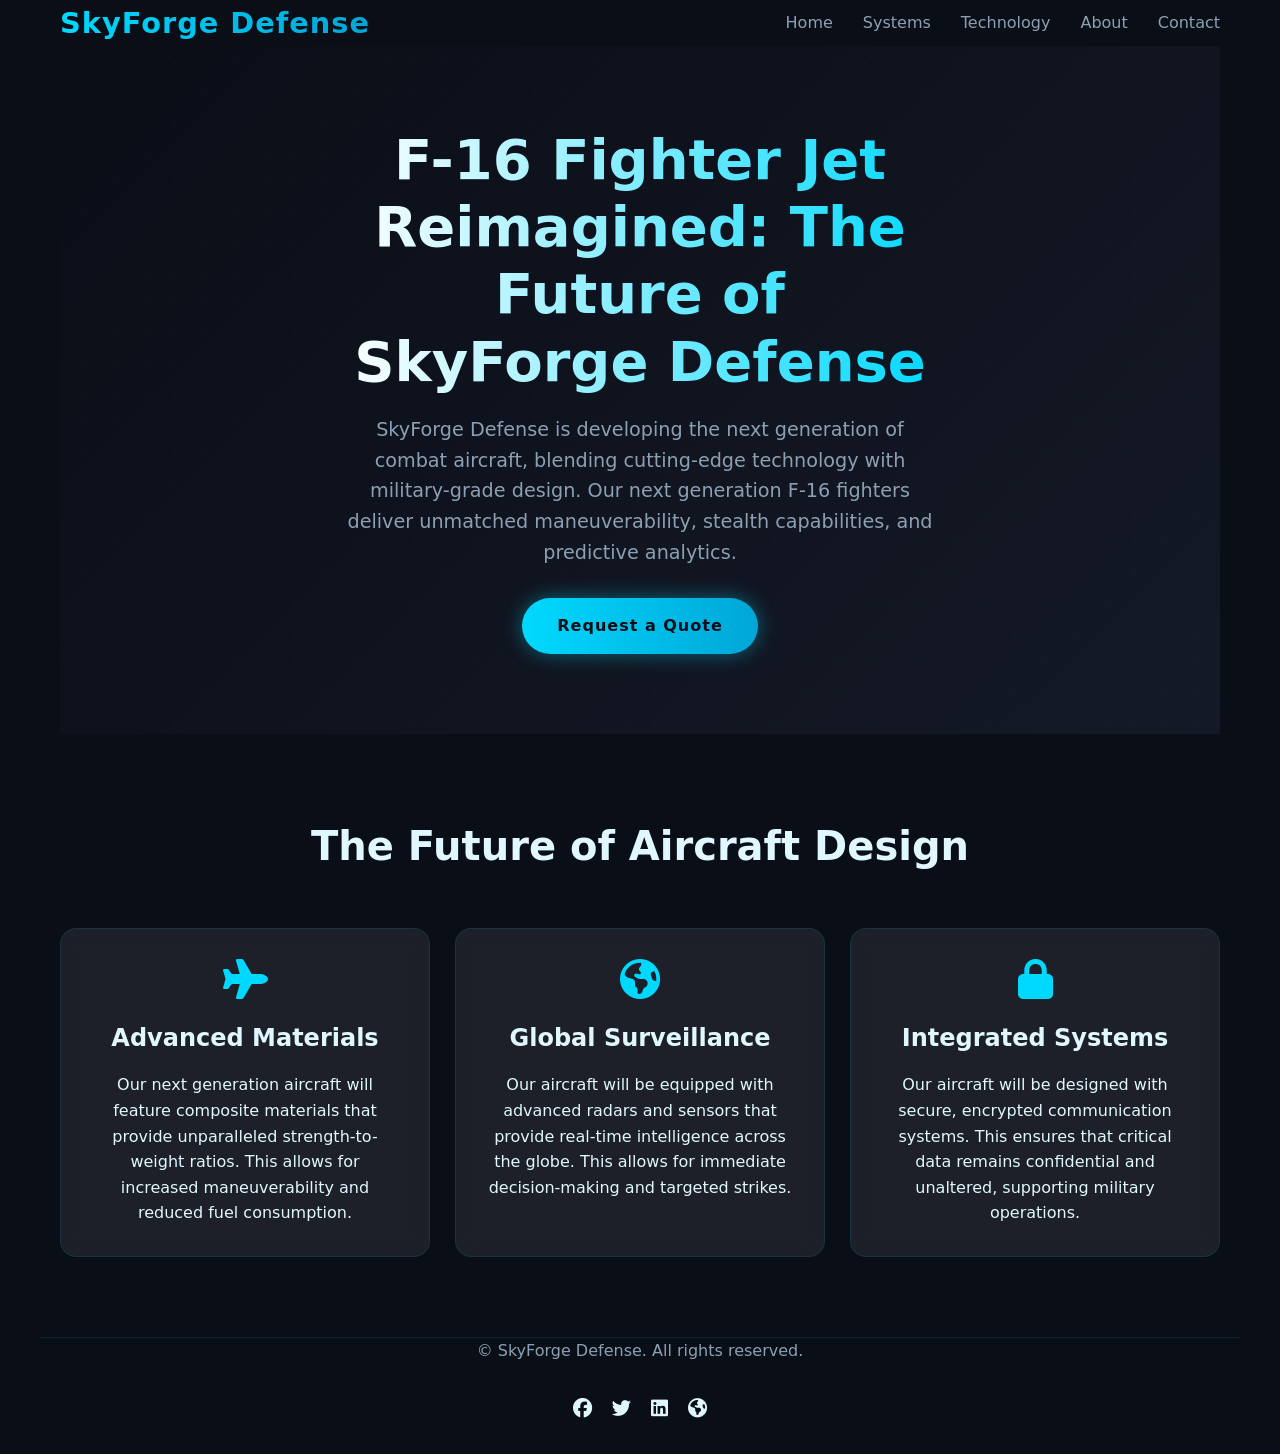
<file: results/examples/after500-q8/index.html>
<!DOCTYPE html>
<html lang="en">
<head>
    <meta charset="UTF-8">
    <meta name="viewport" content="width=device-width, initial-scale=1.0">
    <title>SkyForge Defense | Future of Aerospace Defense</title>
    <link rel="stylesheet" href="https://cdnjs.cloudflare.com/ajax/libs/font-awesome/6.4.0/css/all.min.css">
    <style>
        :root {
            --primary: #0a0e17;
            --secondary: #1a1f2e;
            --accent: #00d9ff;
            --accent-glow: rgba(0, 217, 255, 0.4);
            --text: #e0f7ff;
            --text-muted: #8ca0b3;
        }
        * {
            margin: 0;
            padding: 0;
            box-sizing: border-box;
            font-family: -apple-system, system-ui, sans-serif;
        }
        body {
            background-color: var(--primary);
            color: var(--text);
            line-height: 1.6;
            overflow-x: hidden;
        }
        .container {
            width: 100%;
            max-width: 1200px;
            margin: 0 auto;
            padding: 0 20px;
        }
        header {
            padding: 25px 0;
            position: relative;
            z-index: 10;
        }
        nav {
            display: flex;
            justify-content: space-between;
            align-items: center;
        }
        .logo {
            font-size: 1.8rem;
            font-weight: 700;
            background: linear-gradient(90deg, var(--accent), #00a6d6);
            -webkit-background-clip: text;
            background-clip: text;
            color: transparent;
            letter-spacing: 1px;
        }
        .nav-links {
            display: flex;
            gap: 30px;
        }
        .nav-links a {
            color: var(--text-muted);
            text-decoration: none;
            font-weight: 500;
            transition: color 0.3s;
        }
        .nav-links a:hover {
            color: var(--accent);
        }
        .hero {
            padding: 80px 0;
            text-align: center;
            position: relative;
            overflow: hidden;
        }
        .hero-bg {
            position: absolute;
            top: 0;
            left: 0;
            width: 100%;
            height: 100%;
            background: linear-gradient(135deg, #0a0e17 0%, #1a1f2e 100%);
            z-index: -2;
            opacity: 0.7;
        }
        .hero-bg::after {
            content: '';
            position: absolute;
            width: 200%;
            height: 200%;
            top: -100%;
            left: -100%;
            background: radial-gradient(circle, var(--accent-glow) 1px, transparent 1px);
            background-size: 30px 30px;
            opacity: 0.1;
            animation: float 20s linear infinite;
        }
        @keyframes float {
            0% { transform: translate(0, 0) rotate(0deg); }
            100% { transform: translate(-30px, -30px) rotate(360deg); }
        }
        .hero-content {
            max-width: 600px;
            margin: 0 auto;
        }
        .hero h1 {
            font-size: 3.5rem;
            margin-bottom: 20px;
            line-height: 1.2;
            background: linear-gradient(90deg, #fff, var(--accent));
            -webkit-background-clip: text;
            background-clip: text;
            color: transparent;
            line-height: 1.2;
        }
        .hero p {
            font-size: 1.2rem;
            margin-bottom: 30px;
            color: var(--text-muted);
        }
        .btn {
            display: inline-block;
            background: linear-gradient(90deg, var(--accent), #00a6d6);
            color: var(--primary);
            padding: 15px 35px;
            border-radius: 50px;
            text-decoration: none;
            font-weight: 600;
            letter-spacing: 1px;
            box-shadow: 0 0 20px var(--accent-glow);
            transition: transform 0.3s, box-shadow 0.3s;
        }
        .btn:hover {
            transform: translateY(-3px);
            box-shadow: 0 0 15px var(--accent-glow);
        }
        .section {
            padding: 80px 0;
        }
        .section-title {
            text-align: center;
            font-size: 2.5rem;
            margin-bottom: 50px;
            color: var(--text);
        }
        .cards-grid {
            display: grid;
            grid-template-columns: repeat(auto-fit, minmax(280px, 1fr));
            gap: 25px;
        }
        .card {
            background: rgba(255, 255, 255, 0.08);
            backdrop-filter: blur(10px);
            border-radius: 16px;
            padding: 30px;
            text-align: center;
            border: 1px solid rgba(0, 217, 255, 0.1);
            transition: transform 0.3s, border-color 0.3s;
        }
        .card:hover {
            transform: translateY(-10px);
            border-color: var(--accent);
        }
        .card i {
            font-size: 2.5rem;
            margin-bottom: 20px;
            color: var(--accent);
        }
        .card h3 {
            font-size: 1.5rem;
            margin-bottom: 15px;
            color: var(--text);
        }
        footer {
            padding: 50px 0 30px;
            text-align: center;
            border-top: 1px solid rgba(0, 217, 255, 0.1);
            color: var(--text-muted);
        }
        .social-links {
            display: flex;
            justify-content: center;
            gap: 20px;
            margin: 30px 0;
        }
        .social-links a {
            color: var(--text);
            font-size: 1.2rem;
            transition: color 0.3s;
        }
        .social-links a:hover {
            color: var(--accent);
        }
        @media (max-width: 768px) {
            .hero h1 { font-size: 2.5rem; }
            .nav-links { display: none; }
            .hero p { font-size: 1rem; }
            .cards-grid { grid-template-columns: 1fr; }
        }
    </style>
</head>
<body>
    <header class="container">
        <nav>
            <div class="logo">SkyForge Defense</div>
            <div class="nav-links">
                <a href="#">Home</a>
                <a href="#">Systems</a>
                <a href="#">Technology</a>
                <a href="#">About</a>
                <a href="#">Contact</a>
            </div>
        </nav>
    </header>

    <main class="container">
        <section class="hero">
            <div class="hero-bg"></div>
            <div class="hero-content">
                <h1>F-16 Fighter Jet Reimagined: The Future of SkyForge Defense</h1>
                <p>SkyForge Defense is developing the next generation of combat aircraft, blending cutting-edge technology with military-grade design. Our next generation F-16 fighters deliver unmatched maneuverability, stealth capabilities, and predictive analytics.</p>
                <a href="#" class="btn">Request a Quote</a>
            </div>
        </section>

        <section class="section">
            <h2 class="section-title">The Future of Aircraft Design</h2>
            <div class="cards-grid">
                <div class="card">
                    <i class="fas fa-plane"></i>
                    <h3>Advanced Materials</h3>
                    <p>Our next generation aircraft will feature composite materials that provide unparalleled strength-to-weight ratios. This allows for increased maneuverability and reduced fuel consumption.</p>
                </div>
                <div class="card">
                    <i class="fas fa-globe-americas"></i>
                    <h3>Global Surveillance</h3>
                    <p>Our aircraft will be equipped with advanced radars and sensors that provide real-time intelligence across the globe. This allows for immediate decision-making and targeted strikes.</p>
                </div>
                <div class="card">
                    <i class="fas fa-lock"></i>
                    <h3>Integrated Systems</h3>
                    <p>Our aircraft will be designed with secure, encrypted communication systems. This ensures that critical data remains confidential and unaltered, supporting military operations.</p>
                </div>
            </div>
        </section>
    </main>

    <footer class="container">
        <p>© SkyForge Defense. All rights reserved.</p>
        <div class="social-links">
            <a href="#"><i class="fab fa-facebook"></i></a>
            <a href="#"><i class="fab fa-twitter"></i></a>
            <a href="#"><i class="fab fa-linkedin"></i></a>
            <a href="#"><i class="fas fa-globe-americas"></i></a>
        </div>
    </footer>

    <script>
        document.addEventListener('DOMContentLoaded', function() {
            const navLinks = document.querySelectorAll('.nav-links a');
            navLinks.forEach(link => {
                link.addEventListener('click', function(e) {
                    e.preventDefault();
                    document.querySelector('#main').scrollTo({
                        top: document.querySelector(this.getAttribute('href')).offsetTop,
                        behavior: 'smooth'
                    });
                });
            });
        });
    </script>
</body>
</html>
</file>
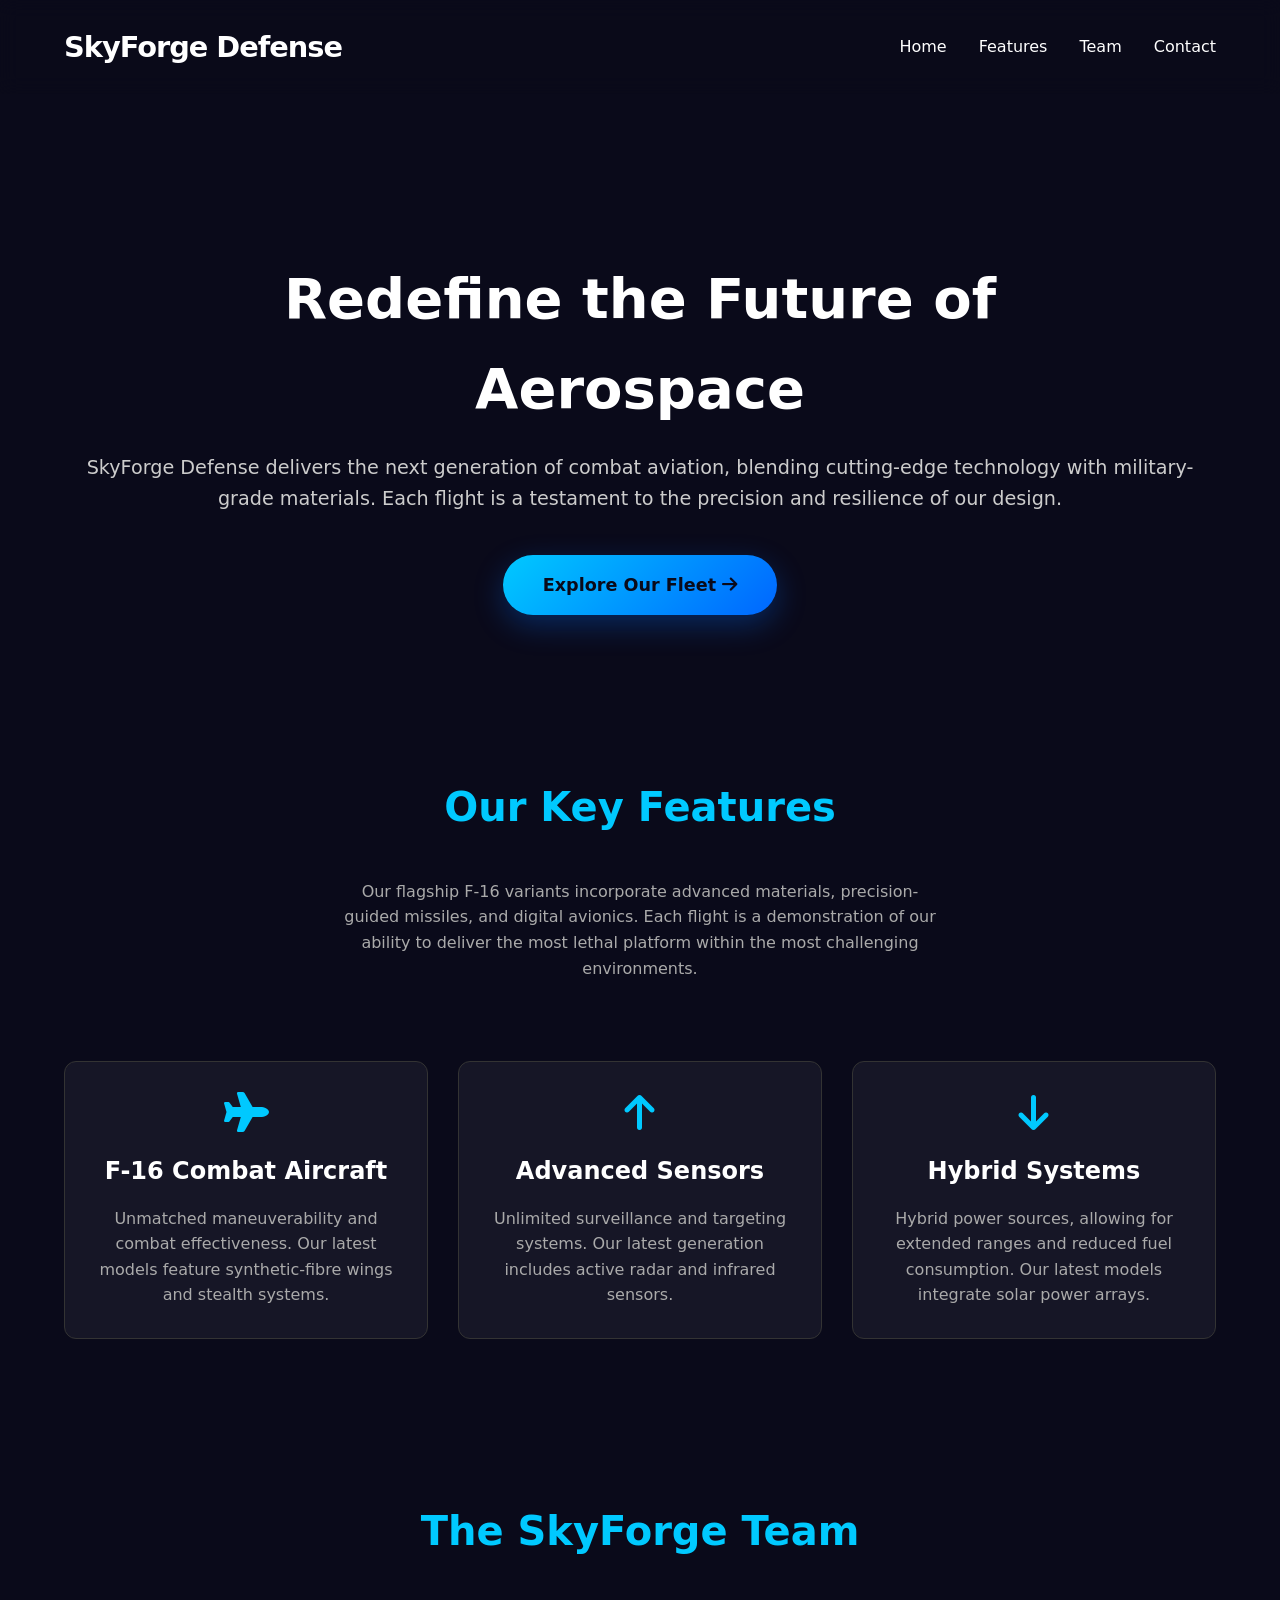
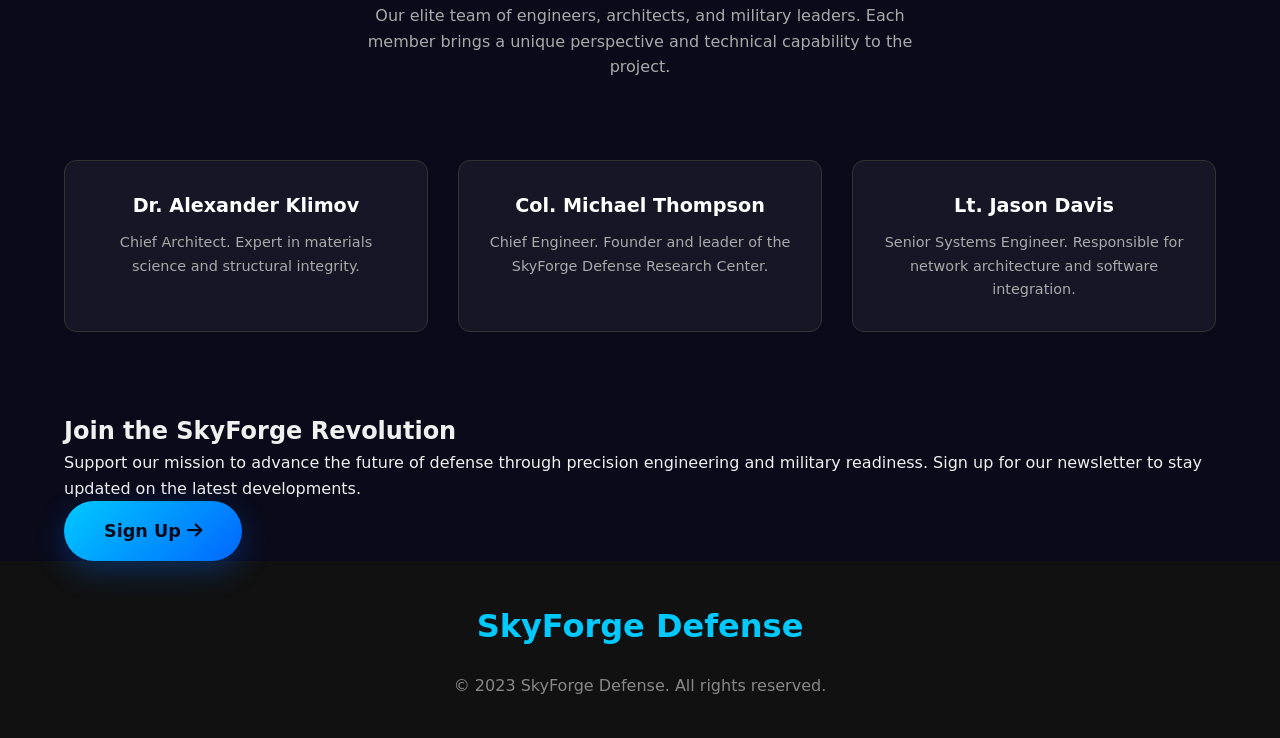
<file: results/examples/after500/index.html>
<!DOCTYPE html>
<html lang="en">
<head>
    <meta charset="UTF-8">
    <meta name="viewport" content="width=device-width, initial-scale=1.0">
    <title>SkyForge Defense | The Future of Aerospace</title>
    <link rel="stylesheet" href="https://cdnjs.cloudflare.com/ajax/libs/font-awesome/6.4.0/css/all.min.css">
    <style>
        * {
            margin: 0;
            padding: 0;
            box-sizing: border-box;
        }
        body {
            font-family: -apple-system, system-ui, sans-serif;
            background: #0a0a1a;
            color: #f0f0f0;
            line-height: 1.6;
            overflow-x: hidden;
        }
        .container {
            max-width: 1200px;
            margin: 0 auto;
            padding: 0 24px;
        }
        header {
            padding: 24px 0;
            position: sticky;
            top: 0;
            z-index: 100;
            background: rgba(10, 10, 26, 0.9);
            backdrop-filter: blur(10px);
        }
        .nav-container {
            display: flex;
            justify-content: space-between;
            align-items: center;
        }
        .logo {
            font-size: 1.8rem;
            font-weight: 800;
            color: #fff;
            text-decoration: none;
            letter-spacing: -1px;
        }
        .nav-links {
            display: flex;
            gap: 32px;
        }
        .nav-links a {
            color: #fff;
            text-decoration: none;
            font-weight: 500;
            transition: color 0.3s;
        }
        .nav-links a:hover {
            color: #fff;
        }
        .hero {
            text-align: center;
            padding: 80px 0;
            margin-top: 80px;
        }
        .hero h1 {
            font-size: 3.5rem;
            margin-bottom: 20px;
            color: #fff;
            max-width: 800px;
            margin-left: auto;
            margin-right: auto;
        }
        .hero p {
            font-size: 1.2rem;
            color: #ccc;
            max-width: 600px;
            margin: 0 auto 40px;
            max-inline-size: 100%;
        }
        .cta-button {
            display: inline-block;
            background: linear-gradient(135deg, #00c9ff, #0066ff);
            color: #0a0a1a;
            padding: 16px 40px;
            border-radius: 50px;
            text-decoration: none;
            font-weight: 700;
            font-size: 1.1rem;
            box-shadow: 0 10px 30px rgba(0, 108, 255, 0.3);
            transition: transform 0.3s, box-shadow 0.3s;
        }
        .cta-button:hover {
            transform: translateY(-5px);
            box-shadow: 0 15px 40px rgba(0, 108, 255, 0.5);
        }
        .features {
            display: grid;
            grid-template-columns: repeat(auto-fit, minmax(300px, 1fr));
            gap: 30px;
            margin-top: 80px;
        }
        .feature {
            text-align: center;
            padding: 30px;
            border: 1px solid #333;
            border-radius: 12px;
            background: rgba(255, 255, 255, 0.05);
            transition: transform 0.3s;
        }
        .feature:hover {
            transform: translateY(-10px);
        }
        .feature i {
            font-size: 2.5rem;
            color: #00c9ff;
            margin-bottom: 20px;
        }
        .feature h3 {
            font-size: 1.5rem;
            margin-bottom: 15px;
            color: #fff;
        }
        .section {
            padding: 80px 0;
            text-align: center;
        }
        .section h2 {
            font-size: 2.5rem;
            margin-bottom: 40px;
            color: #00c9ff;
        }
        .section p {
            color: #aaa;
            max-width: 600px;
            margin: 0 auto;
        }
        .team {
            display: grid;
            grid-template-columns: repeat(auto-fit, minmax(250px, 1fr));
            gap: 30px;
            margin-top: 80px;
        }
        .team-member {
            text-align: center;
            padding: 30px;
            border: 1px solid #333;
            border-radius: 12px;
            background: rgba(255, 255, 255, 0.05);
        }
        .team-member h4 {
            font-size: 1.2rem;
            margin-bottom: 10px;
            color: #fff;
        }
        .team-member p {
            color: #aaa;
            font-size: 0.9rem;
        }
        .footer {
            text-align: center;
            padding: 40px 24px;
            background: #111;
            color: #888;
        }
        .footer-logo {
            font-size: 2rem;
            font-weight: 800;
            color: #00c9ff;
            margin-bottom: 20px;
            display: inline-block;
        }
        @media (max-width: 768px) {
            .hero h1 { font-size: 2.5rem; }
            .nav-links { gap: 16px; }
            .hero p { font-size: 1rem; }
            .features { grid-template-columns: 1fr; }
            .team { grid-template-columns: 1fr; }
        }
    </style>
</head>
<body>
    <header>
        <div class="container nav-container">
            <a href="#" class="logo">SkyForge Defense</a>
            <div class="nav-links">
                <a href="#home">Home</a>
                <a href="#features">Features</a>
                <a href="#team">Team</a>
                <a href="#contact">Contact</a>
            </div>
        </div>
    </header>

    <main class="container">
        <section class="hero">
            <h1>Redefine the Future of Aerospace</h1>
            <p>SkyForge Defense delivers the next generation of combat aviation, blending cutting-edge technology with military-grade materials. Each flight is a testament to the precision and resilience of our design.</p>
            <a href="#learn" class="cta-button">Explore Our Fleet <i class="fas fa-arrow-right"></i></a>
        </section>

        <section class="section" id="features">
            <h2>Our Key Features</h2>
            <p>Our flagship F-16 variants incorporate advanced materials, precision-guided missiles, and digital avionics. Each flight is a demonstration of our ability to deliver the most lethal platform within the most challenging environments.</p>
            <div class="features">
                <div class="feature">
                    <i class="fas fa-plane"></i>
                    <h3>F-16 Combat Aircraft</h3>
                    <p>Unmatched maneuverability and combat effectiveness. Our latest models feature synthetic-fibre wings and stealth systems.</p>
                </div>
                <div class="feature">
                    <i class="fas fa-arrow-up"></i>
                    <h3>Advanced Sensors</h3>
                    <p>Unlimited surveillance and targeting systems. Our latest generation includes active radar and infrared sensors.</p>
                </div>
                <div class="feature">
                    <i class="fas fa-arrow-down"></i>
                    <h3>Hybrid Systems</h3>
                    <p>Hybrid power sources, allowing for extended ranges and reduced fuel consumption. Our latest models integrate solar power arrays.</p>
                </div>
            </div>
        </section>

        <section class="section" id="team">
            <h2>The SkyForge Team</h2>
            <p>Our elite team of engineers, architects, and military leaders. Each member brings a unique perspective and technical capability to the project.</p>
            <div class="team">
                <div class="team-member">
                    <h4>Dr. Alexander Klimov</h4>
                    <p>Chief Architect. Expert in materials science and structural integrity.</p>
                </div>
                <div class="team-member">
                    <h4>Col. Michael Thompson</h4>
                    <p>Chief Engineer. Founder and leader of the SkyForge Defense Research Center.</p>
                </div>
                <div class="team-member">
                    <h4>Lt. Jason Davis</h4>
                    <p>Senior Systems Engineer. Responsible for network architecture and software integration.</p>
                </div>
            </div>
        </section>

        <section class="cta">
            <h2>Join the SkyForge Revolution</h2>
            <p>Support our mission to advance the future of defense through precision engineering and military readiness. Sign up for our newsletter to stay updated on the latest developments.</p>
            <a href="#" class="cta-button">Sign Up <i class="fas fa-arrow-right"></i></a>
        </section>
    </main>

    <footer class="footer">
        <div class="container">
            <div class="footer-logo">SkyForge Defense</div>
            <p>© 2023 SkyForge Defense. All rights reserved.</p>
        </div>
    </footer>
</body>
</html>
</file>
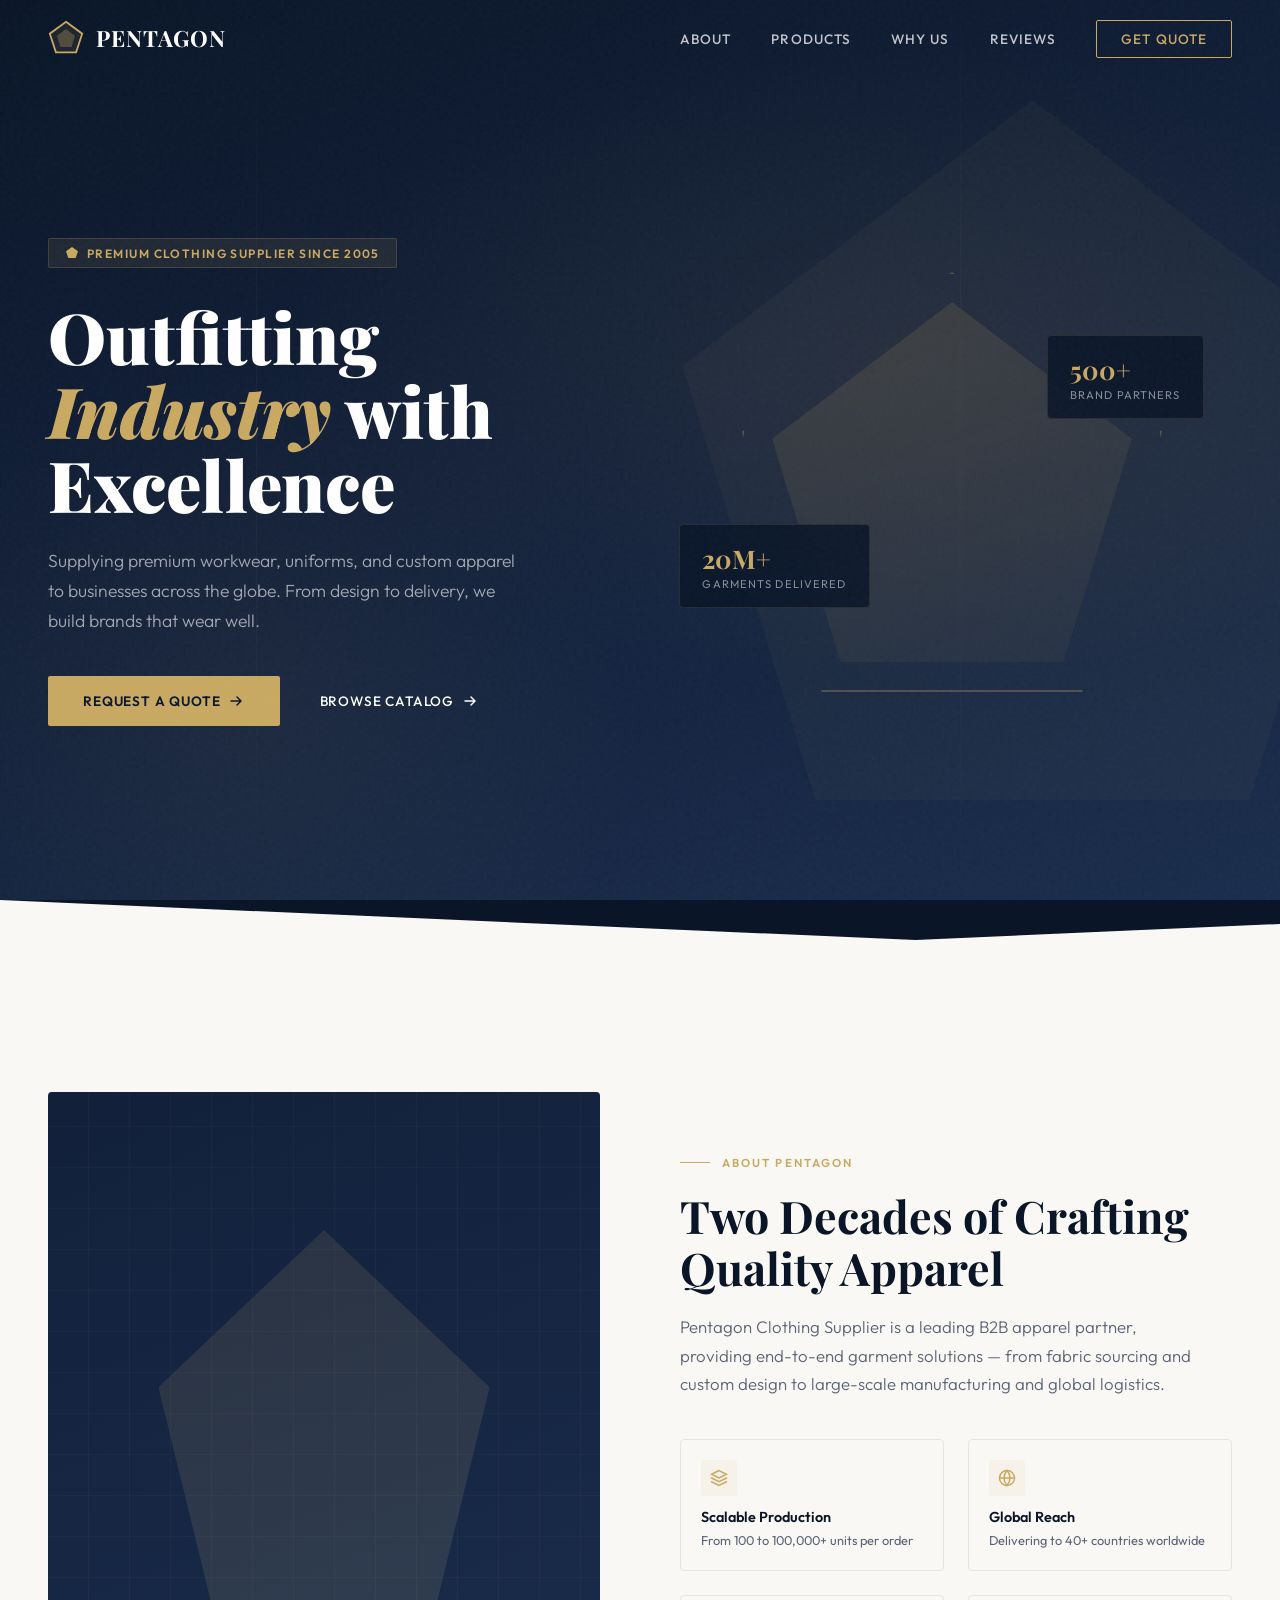
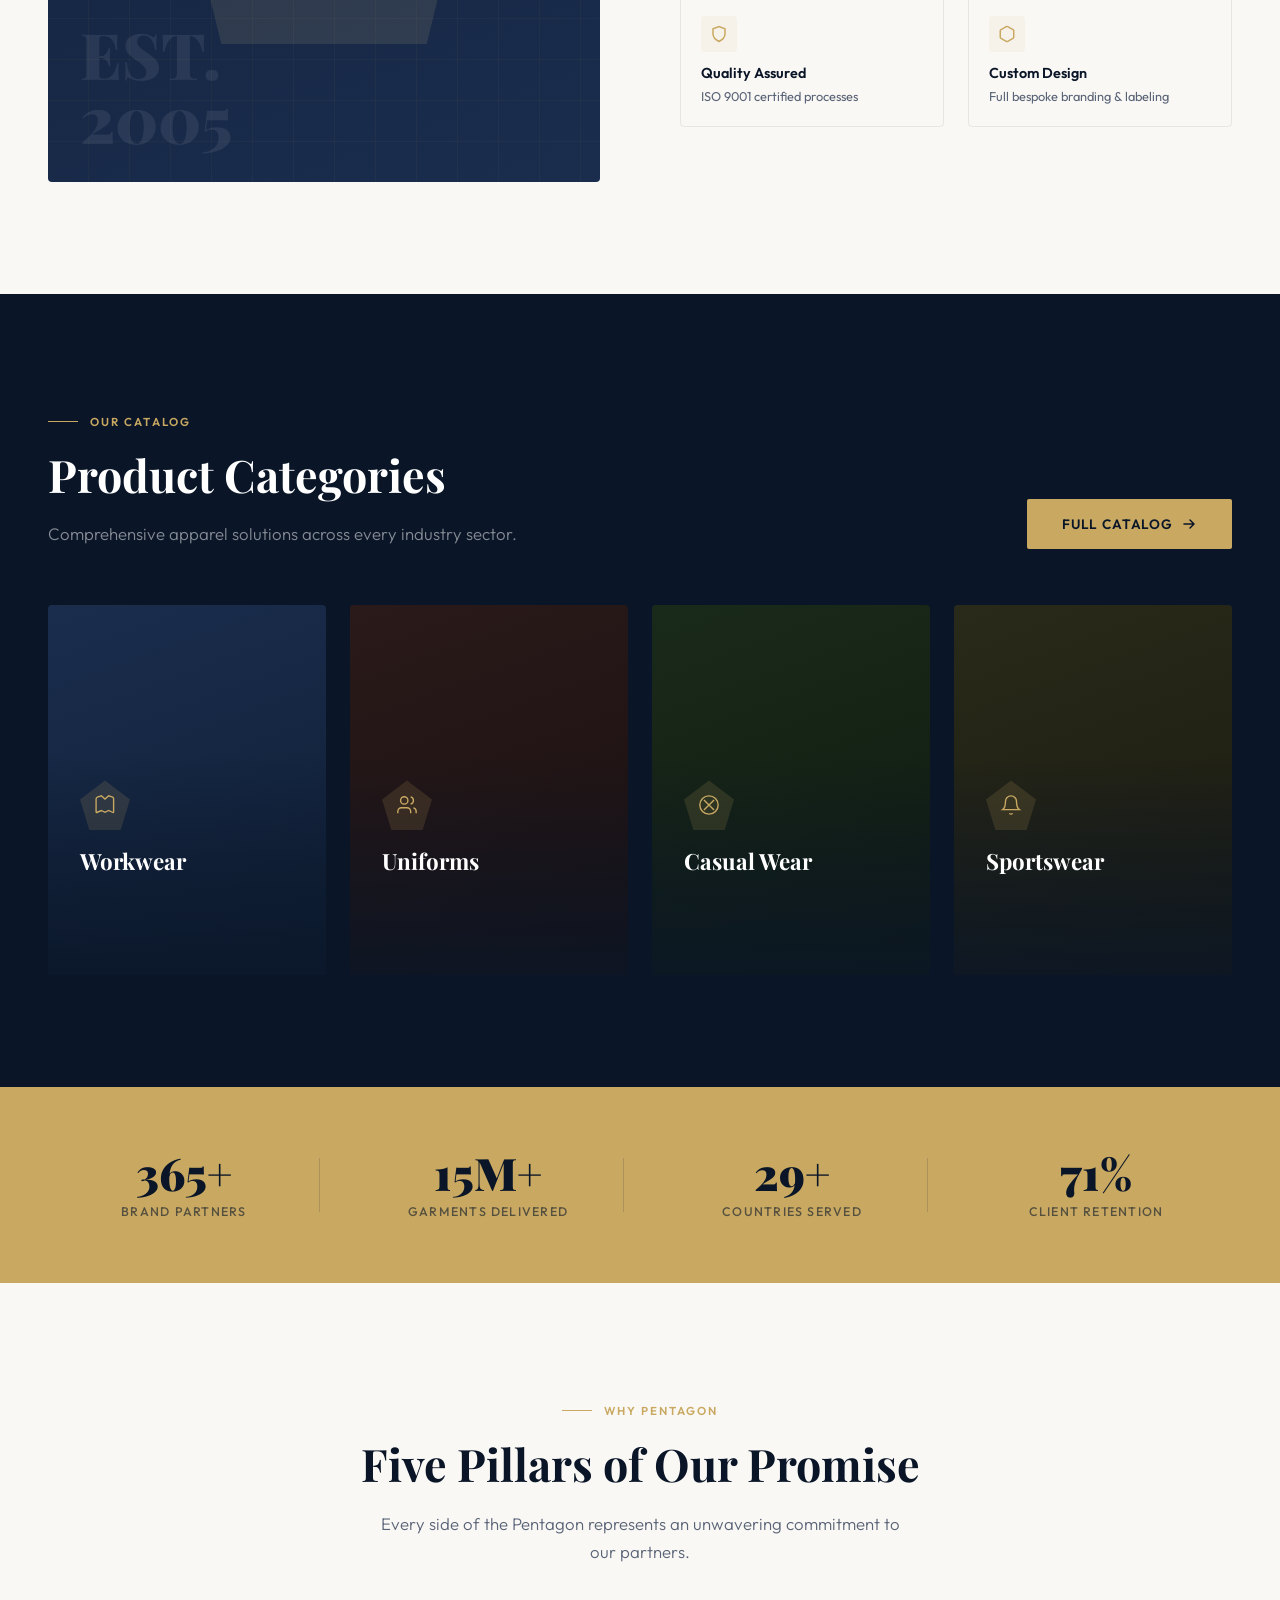
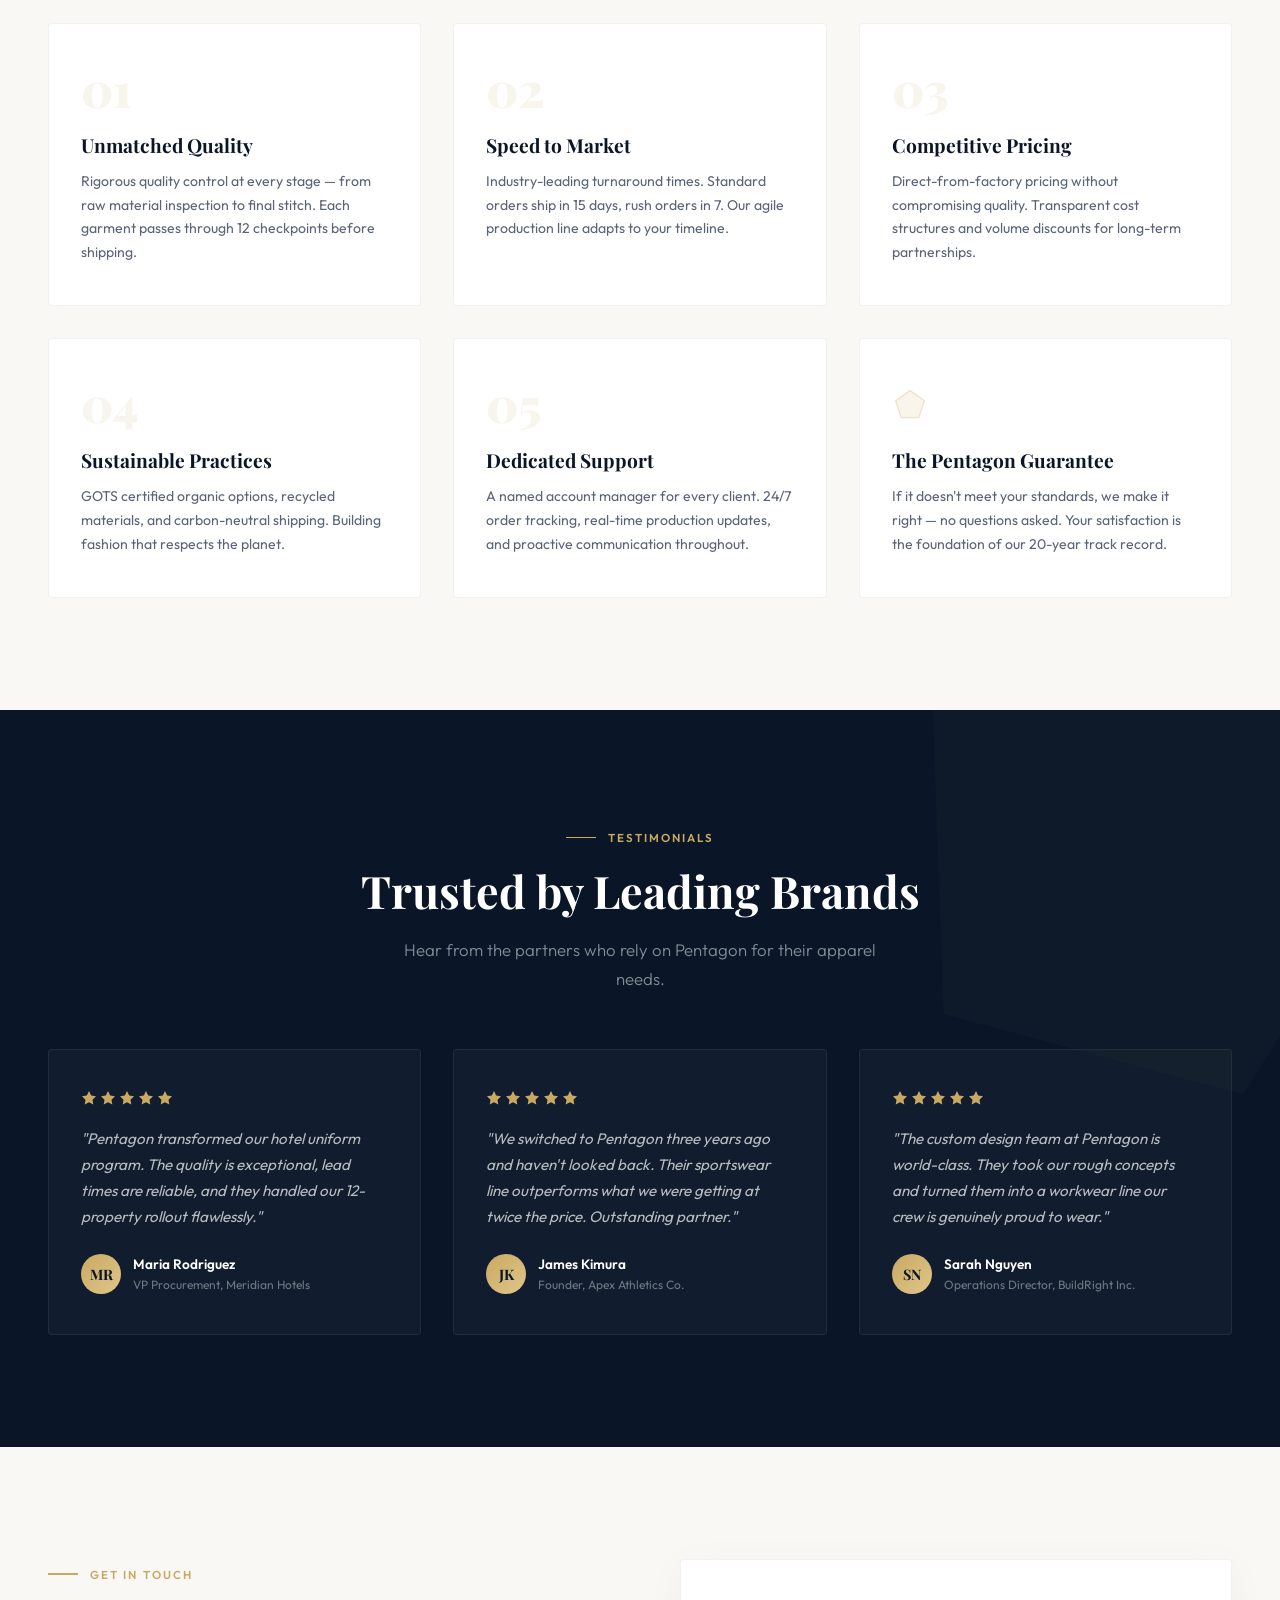
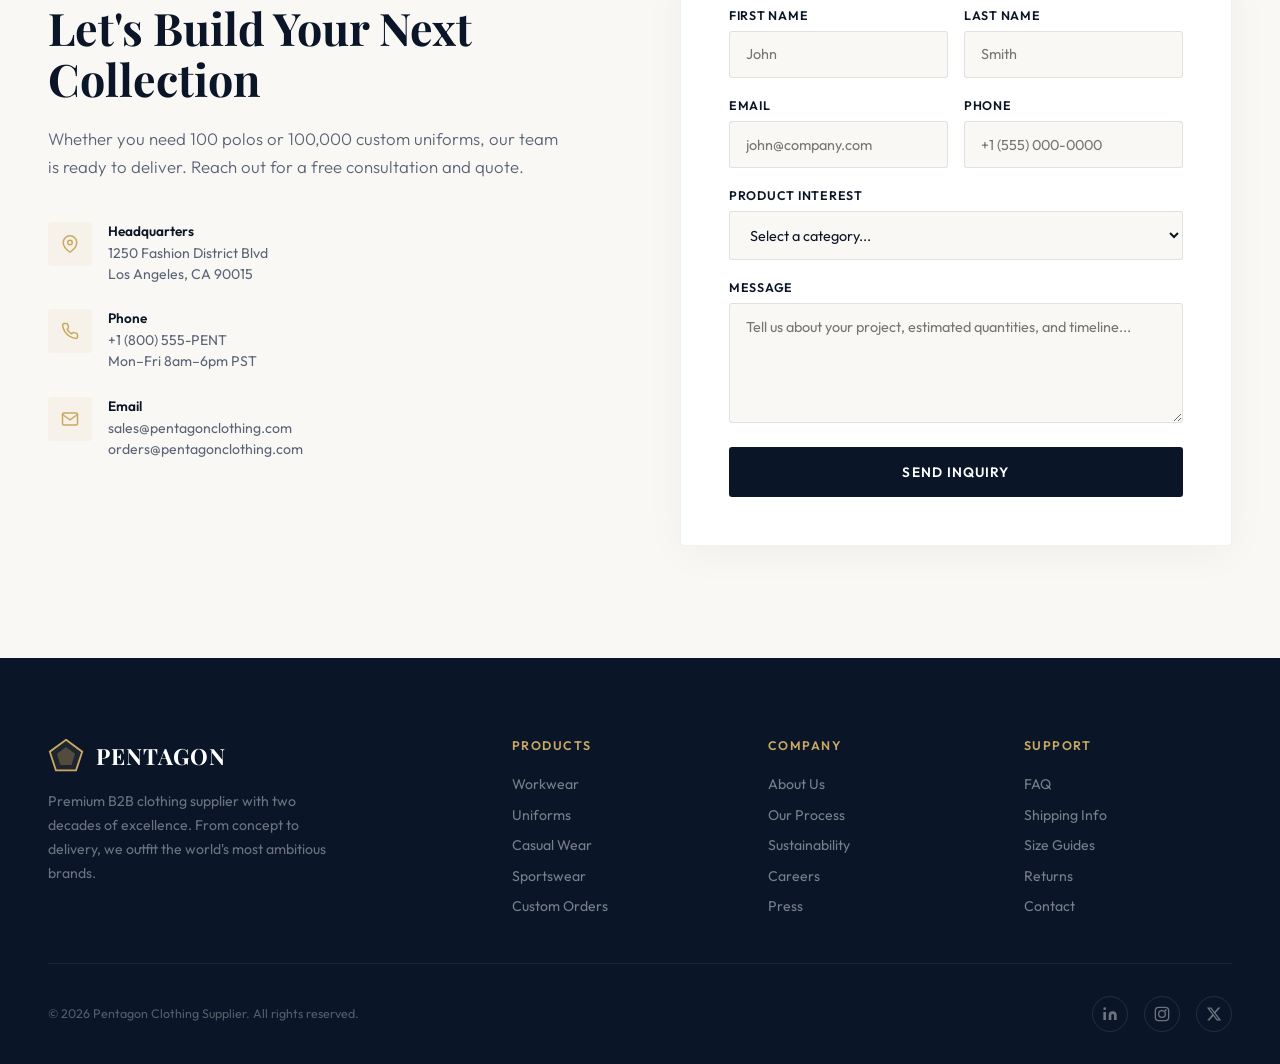
<file: results/examples/claude-fed/index.html>
<!DOCTYPE html>
<html lang="en">
<head>
<meta charset="UTF-8">
<meta name="viewport" content="width=device-width, initial-scale=1.0">
<title>Pentagon — Premium Clothing Supplier</title>
<link rel="preconnect" href="https://fonts.googleapis.com">
<link rel="preconnect" href="https://fonts.gstatic.com" crossorigin>
<link href="https://fonts.googleapis.com/css2?family=Playfair+Display:ital,wght@0,400;0,700;0,900;1,400&family=Outfit:wght@300;400;500;600;700&display=swap" rel="stylesheet">
<style>
*, *::before, *::after { margin: 0; padding: 0; box-sizing: border-box; }

:root {
  --navy: #0a1628;
  --navy-mid: #12203a;
  --navy-light: #1a2d4d;
  --gold: #c9a962;
  --gold-light: #dfc68a;
  --gold-pale: #f5ecd4;
  --cream: #faf8f4;
  --white: #ffffff;
  --text-dark: #0a1628;
  --text-muted: #5a6478;
  --serif: 'Playfair Display', Georgia, serif;
  --sans: 'Outfit', system-ui, sans-serif;
}

html {
  scroll-behavior: smooth;
  font-size: 16px;
}

body {
  font-family: var(--sans);
  color: var(--text-dark);
  background: var(--cream);
  overflow-x: hidden;
  -webkit-font-smoothing: antialiased;
}

/* ─── Grain Overlay ─── */
body::after {
  content: '';
  position: fixed;
  inset: 0;
  pointer-events: none;
  z-index: 9999;
  opacity: 0.03;
  background-image: url("data:image/svg+xml,%3Csvg viewBox='0 0 256 256' xmlns='http://www.w3.org/2000/svg'%3E%3Cfilter id='n'%3E%3CfeTurbulence type='fractalNoise' baseFrequency='0.9' numOctaves='4' stitchTiles='stitch'/%3E%3C/filter%3E%3Crect width='100%25' height='100%25' filter='url(%23n)'/%3E%3C/svg%3E");
}

/* ─── Reveal Animations ─── */
.reveal {
  opacity: 0;
  transform: translateY(40px);
  transition: opacity 0.8s cubic-bezier(0.16, 1, 0.3, 1), transform 0.8s cubic-bezier(0.16, 1, 0.3, 1);
}
.reveal.visible {
  opacity: 1;
  transform: translateY(0);
}
.reveal-left {
  opacity: 0;
  transform: translateX(-60px);
  transition: opacity 0.8s cubic-bezier(0.16, 1, 0.3, 1), transform 0.8s cubic-bezier(0.16, 1, 0.3, 1);
}
.reveal-left.visible {
  opacity: 1;
  transform: translateX(0);
}
.reveal-right {
  opacity: 0;
  transform: translateX(60px);
  transition: opacity 0.8s cubic-bezier(0.16, 1, 0.3, 1), transform 0.8s cubic-bezier(0.16, 1, 0.3, 1);
}
.reveal-right.visible {
  opacity: 1;
  transform: translateX(0);
}

/* ─── Nav ─── */
.nav {
  position: fixed;
  top: 0;
  left: 0;
  right: 0;
  z-index: 1000;
  padding: 1.25rem 3rem;
  display: flex;
  align-items: center;
  justify-content: space-between;
  transition: background 0.4s, box-shadow 0.4s, padding 0.4s;
}
.nav.scrolled {
  background: rgba(10, 22, 40, 0.97);
  box-shadow: 0 2px 40px rgba(0,0,0,0.2);
  padding: 0.75rem 3rem;
  backdrop-filter: blur(12px);
}
.nav-logo {
  display: flex;
  align-items: center;
  gap: 0.75rem;
  text-decoration: none;
}
.nav-logo svg {
  width: 36px;
  height: 36px;
}
.nav-logo span {
  font-family: var(--serif);
  font-size: 1.4rem;
  font-weight: 700;
  color: var(--white);
  letter-spacing: 0.04em;
}
.nav-links {
  display: flex;
  align-items: center;
  gap: 2.5rem;
  list-style: none;
}
.nav-links a {
  color: rgba(255,255,255,0.75);
  text-decoration: none;
  font-size: 0.85rem;
  font-weight: 500;
  letter-spacing: 0.08em;
  text-transform: uppercase;
  transition: color 0.3s;
  position: relative;
}
.nav-links a::after {
  content: '';
  position: absolute;
  bottom: -4px;
  left: 0;
  width: 0;
  height: 1.5px;
  background: var(--gold);
  transition: width 0.3s cubic-bezier(0.16, 1, 0.3, 1);
}
.nav-links a:hover { color: var(--white); }
.nav-links a:hover::after { width: 100%; }
.nav-cta {
  background: transparent;
  border: 1.5px solid var(--gold);
  color: var(--gold) !important;
  padding: 0.55rem 1.5rem;
  border-radius: 2px;
  font-family: var(--sans);
  cursor: pointer;
  transition: background 0.3s, color 0.3s;
}
.nav-cta:hover {
  background: var(--gold);
  color: var(--navy) !important;
}
.nav-cta::after { display: none !important; }

.hamburger {
  display: none;
  flex-direction: column;
  gap: 5px;
  cursor: pointer;
  background: none;
  border: none;
  padding: 4px;
}
.hamburger span {
  width: 26px;
  height: 2px;
  background: var(--white);
  transition: transform 0.3s, opacity 0.3s;
}
.hamburger.active span:nth-child(1) { transform: rotate(45deg) translate(5px, 5px); }
.hamburger.active span:nth-child(2) { opacity: 0; }
.hamburger.active span:nth-child(3) { transform: rotate(-45deg) translate(5px, -5px); }

/* ─── Hero ─── */
.hero {
  position: relative;
  min-height: 100vh;
  display: flex;
  align-items: center;
  background: var(--navy);
  overflow: hidden;
}
.hero-bg {
  position: absolute;
  inset: 0;
  background:
    radial-gradient(ellipse 80% 60% at 70% 40%, rgba(201,169,98,0.08) 0%, transparent 60%),
    radial-gradient(ellipse 60% 80% at 20% 80%, rgba(201,169,98,0.05) 0%, transparent 50%),
    linear-gradient(160deg, var(--navy) 0%, var(--navy-mid) 50%, var(--navy-light) 100%);
}
.hero-pentagon {
  position: absolute;
  right: -8%;
  top: 50%;
  transform: translateY(-50%);
  width: 55vw;
  height: 55vw;
  max-width: 700px;
  max-height: 700px;
  opacity: 0.04;
  clip-path: polygon(50% 0%, 100% 38%, 81% 100%, 19% 100%, 0% 38%);
  background: var(--gold);
  animation: pentaSpin 60s linear infinite;
}
@keyframes pentaSpin {
  from { transform: translateY(-50%) rotate(0deg); }
  to { transform: translateY(-50%) rotate(360deg); }
}
.hero-lines {
  position: absolute;
  inset: 0;
  overflow: hidden;
}
.hero-lines::before,
.hero-lines::after {
  content: '';
  position: absolute;
  background: linear-gradient(to bottom, transparent, rgba(201,169,98,0.06), transparent);
  width: 1px;
}
.hero-lines::before { left: 20%; top: 0; bottom: 0; }
.hero-lines::after { left: 75%; top: 0; bottom: 0; }

.hero-content {
  position: relative;
  z-index: 2;
  max-width: 1400px;
  margin: 0 auto;
  padding: 8rem 3rem 4rem;
  width: 100%;
  display: grid;
  grid-template-columns: 1fr 1fr;
  align-items: center;
  gap: 4rem;
}
.hero-text { max-width: 620px; }
.hero-badge {
  display: inline-flex;
  align-items: center;
  gap: 0.5rem;
  background: rgba(201,169,98,0.1);
  border: 1px solid rgba(201,169,98,0.2);
  padding: 0.4rem 1rem;
  border-radius: 2px;
  margin-bottom: 2rem;
  opacity: 0;
  animation: fadeUp 0.8s 0.3s cubic-bezier(0.16, 1, 0.3, 1) forwards;
}
.hero-badge span {
  font-size: 0.75rem;
  font-weight: 600;
  letter-spacing: 0.12em;
  text-transform: uppercase;
  color: var(--gold);
}
.hero h1 {
  font-family: var(--serif);
  font-size: clamp(2.8rem, 5.5vw, 5rem);
  font-weight: 900;
  color: var(--white);
  line-height: 1.05;
  margin-bottom: 1.5rem;
  opacity: 0;
  animation: fadeUp 0.8s 0.5s cubic-bezier(0.16, 1, 0.3, 1) forwards;
}
.hero h1 em {
  font-style: italic;
  color: var(--gold);
}
.hero-sub {
  font-size: 1.1rem;
  line-height: 1.7;
  color: rgba(255,255,255,0.6);
  font-weight: 300;
  max-width: 480px;
  margin-bottom: 2.5rem;
  opacity: 0;
  animation: fadeUp 0.8s 0.7s cubic-bezier(0.16, 1, 0.3, 1) forwards;
}
.hero-actions {
  display: flex;
  gap: 1rem;
  align-items: center;
  opacity: 0;
  animation: fadeUp 0.8s 0.9s cubic-bezier(0.16, 1, 0.3, 1) forwards;
}
@keyframes fadeUp {
  from { opacity: 0; transform: translateY(30px); }
  to { opacity: 1; transform: translateY(0); }
}

.btn-primary {
  display: inline-flex;
  align-items: center;
  gap: 0.5rem;
  background: var(--gold);
  color: var(--navy);
  font-family: var(--sans);
  font-size: 0.85rem;
  font-weight: 600;
  letter-spacing: 0.06em;
  text-transform: uppercase;
  padding: 1rem 2.2rem;
  border: none;
  border-radius: 2px;
  cursor: pointer;
  text-decoration: none;
  transition: background 0.3s, transform 0.2s, box-shadow 0.3s;
}
.btn-primary:hover {
  background: var(--gold-light);
  transform: translateY(-2px);
  box-shadow: 0 8px 30px rgba(201,169,98,0.3);
}
.btn-secondary {
  display: inline-flex;
  align-items: center;
  gap: 0.5rem;
  background: transparent;
  color: var(--white);
  font-family: var(--sans);
  font-size: 0.85rem;
  font-weight: 500;
  letter-spacing: 0.06em;
  text-transform: uppercase;
  padding: 1rem 1.5rem;
  border: none;
  cursor: pointer;
  text-decoration: none;
  transition: color 0.3s;
}
.btn-secondary:hover { color: var(--gold); }
.btn-secondary svg { transition: transform 0.3s; }
.btn-secondary:hover svg { transform: translateX(4px); }

.hero-visual {
  position: relative;
  display: flex;
  justify-content: center;
  align-items: center;
  opacity: 0;
  animation: fadeUp 1s 0.6s cubic-bezier(0.16, 1, 0.3, 1) forwards;
}
.hero-shape-container {
  position: relative;
  width: 420px;
  height: 420px;
}
.hero-penta-ring {
  position: absolute;
  inset: 0;
  clip-path: polygon(50% 0%, 100% 38%, 81% 100%, 19% 100%, 0% 38%);
  border: 2px solid rgba(201,169,98,0.3);
  animation: pentaPulse 4s ease-in-out infinite;
}
@keyframes pentaPulse {
  0%, 100% { transform: scale(1); opacity: 0.3; }
  50% { transform: scale(1.04); opacity: 0.6; }
}
.hero-penta-solid {
  position: absolute;
  inset: 30px;
  clip-path: polygon(50% 0%, 100% 38%, 81% 100%, 19% 100%, 0% 38%);
  background: linear-gradient(160deg, rgba(201,169,98,0.15), rgba(201,169,98,0.05));
  backdrop-filter: blur(2px);
}
.hero-stat-float {
  position: absolute;
  background: rgba(10,22,40,0.85);
  backdrop-filter: blur(10px);
  border: 1px solid rgba(201,169,98,0.15);
  padding: 1rem 1.4rem;
  border-radius: 4px;
}
.hero-stat-float.s1 { top: 15%; right: -10%; animation: float1 5s ease-in-out infinite; }
.hero-stat-float.s2 { bottom: 20%; left: -15%; animation: float2 6s ease-in-out infinite; }
.hero-stat-float .num {
  font-family: var(--serif);
  font-size: 1.6rem;
  font-weight: 700;
  color: var(--gold);
}
.hero-stat-float .label {
  font-size: 0.7rem;
  color: rgba(255,255,255,0.5);
  text-transform: uppercase;
  letter-spacing: 0.1em;
  margin-top: 0.15rem;
}
@keyframes float1 {
  0%, 100% { transform: translateY(0); }
  50% { transform: translateY(-12px); }
}
@keyframes float2 {
  0%, 100% { transform: translateY(0); }
  50% { transform: translateY(10px); }
}

/* ─── Section Common ─── */
.section-pad {
  padding: 7rem 3rem;
  max-width: 1400px;
  margin: 0 auto;
}
.section-label {
  display: inline-flex;
  align-items: center;
  gap: 0.75rem;
  font-size: 0.72rem;
  font-weight: 600;
  letter-spacing: 0.18em;
  text-transform: uppercase;
  color: var(--gold);
  margin-bottom: 1.25rem;
}
.section-label::before {
  content: '';
  width: 30px;
  height: 1.5px;
  background: var(--gold);
}
.section-title {
  font-family: var(--serif);
  font-size: clamp(2rem, 3.5vw, 3rem);
  font-weight: 700;
  line-height: 1.15;
  margin-bottom: 1.25rem;
}
.section-desc {
  font-size: 1.05rem;
  color: var(--text-muted);
  line-height: 1.7;
  max-width: 520px;
  font-weight: 300;
}

/* ─── Diagonal Divider ─── */
.divider-angle {
  height: 80px;
  background: var(--navy);
  clip-path: polygon(0 0, 100% 0, 100% 30%, 0 100%);
}
.divider-angle-reverse {
  height: 80px;
  background: var(--cream);
  clip-path: polygon(0 0, 100% 70%, 100% 100%, 0 100%);
  margin-top: -80px;
  position: relative;
  z-index: 2;
}

/* ─── About ─── */
.about { background: var(--cream); }
.about-grid {
  display: grid;
  grid-template-columns: 1fr 1fr;
  gap: 5rem;
  align-items: center;
}
.about-image-wrap {
  position: relative;
  aspect-ratio: 4/5;
  overflow: hidden;
  border-radius: 4px;
}
.about-image-wrap::before {
  content: '';
  position: absolute;
  inset: 0;
  background: linear-gradient(160deg, var(--navy-mid), var(--navy-light));
  z-index: 0;
}
.about-image-pattern {
  position: absolute;
  inset: 0;
  z-index: 1;
  opacity: 0.15;
  background-image:
    repeating-linear-gradient(0deg, transparent, transparent 40px, rgba(201,169,98,0.3) 40px, rgba(201,169,98,0.3) 41px),
    repeating-linear-gradient(90deg, transparent, transparent 40px, rgba(201,169,98,0.3) 40px, rgba(201,169,98,0.3) 41px);
}
.about-image-penta {
  position: absolute;
  top: 50%;
  left: 50%;
  transform: translate(-50%, -50%);
  width: 60%;
  height: 60%;
  clip-path: polygon(50% 0%, 100% 38%, 81% 100%, 19% 100%, 0% 38%);
  background: linear-gradient(160deg, var(--gold), var(--gold-light));
  z-index: 2;
  opacity: 0.12;
}
.about-image-text {
  position: absolute;
  bottom: 2rem;
  left: 2rem;
  z-index: 3;
  font-family: var(--serif);
  font-size: 4rem;
  font-weight: 900;
  color: rgba(255,255,255,0.08);
  line-height: 1;
}
.about-features {
  display: grid;
  grid-template-columns: 1fr 1fr;
  gap: 1.5rem;
  margin-top: 2.5rem;
}
.about-feature {
  padding: 1.25rem;
  border: 1px solid rgba(10,22,40,0.08);
  border-radius: 4px;
  transition: border-color 0.3s, box-shadow 0.3s;
}
.about-feature:hover {
  border-color: var(--gold);
  box-shadow: 0 4px 20px rgba(201,169,98,0.08);
}
.about-feature-icon {
  width: 36px;
  height: 36px;
  display: flex;
  align-items: center;
  justify-content: center;
  background: rgba(201,169,98,0.08);
  border-radius: 4px;
  margin-bottom: 0.75rem;
  color: var(--gold);
}
.about-feature h4 {
  font-size: 0.9rem;
  font-weight: 600;
  margin-bottom: 0.3rem;
}
.about-feature p {
  font-size: 0.8rem;
  color: var(--text-muted);
  line-height: 1.5;
}

/* ─── Products ─── */
.products {
  background: var(--navy);
  position: relative;
}
.products .section-title { color: var(--white); }
.products .section-desc { color: rgba(255,255,255,0.5); }
.products-header {
  display: flex;
  justify-content: space-between;
  align-items: flex-end;
  margin-bottom: 3.5rem;
}
.products-grid {
  display: grid;
  grid-template-columns: repeat(4, 1fr);
  gap: 1.5rem;
}
.product-card {
  position: relative;
  aspect-ratio: 3/4;
  overflow: hidden;
  border-radius: 4px;
  cursor: pointer;
  group: true;
}
.product-card-bg {
  position: absolute;
  inset: 0;
  transition: transform 0.6s cubic-bezier(0.16, 1, 0.3, 1);
}
.product-card:hover .product-card-bg {
  transform: scale(1.05);
}
.product-card:nth-child(1) .product-card-bg {
  background: linear-gradient(160deg, #1a2d4d, #0f1e35);
}
.product-card:nth-child(2) .product-card-bg {
  background: linear-gradient(160deg, #2a1a1a, #1a0f0f);
}
.product-card:nth-child(3) .product-card-bg {
  background: linear-gradient(160deg, #1a2a1a, #0f1a0f);
}
.product-card:nth-child(4) .product-card-bg {
  background: linear-gradient(160deg, #2a2a1a, #1a1a0f);
}
.product-card-pattern {
  position: absolute;
  inset: 0;
  opacity: 0;
  transition: opacity 0.5s;
}
.product-card:hover .product-card-pattern { opacity: 1; }
.product-card:nth-child(1) .product-card-pattern {
  background: repeating-linear-gradient(45deg, transparent, transparent 10px, rgba(201,169,98,0.03) 10px, rgba(201,169,98,0.03) 20px);
}
.product-card:nth-child(2) .product-card-pattern {
  background: radial-gradient(circle at 50% 50%, rgba(201,169,98,0.06), transparent 70%);
}
.product-card:nth-child(3) .product-card-pattern {
  background: repeating-linear-gradient(-45deg, transparent, transparent 8px, rgba(201,169,98,0.04) 8px, rgba(201,169,98,0.04) 16px);
}
.product-card:nth-child(4) .product-card-pattern {
  background: repeating-conic-gradient(rgba(201,169,98,0.03) 0% 25%, transparent 0% 50%) 0 0/40px 40px;
}
.product-card-content {
  position: absolute;
  inset: 0;
  padding: 2rem;
  display: flex;
  flex-direction: column;
  justify-content: flex-end;
  z-index: 2;
  background: linear-gradient(to top, rgba(10,22,40,0.8) 0%, transparent 60%);
}
.product-card-icon {
  width: 50px;
  height: 50px;
  clip-path: polygon(50% 0%, 100% 38%, 81% 100%, 19% 100%, 0% 38%);
  background: rgba(201,169,98,0.15);
  display: flex;
  align-items: center;
  justify-content: center;
  margin-bottom: 1rem;
  transition: background 0.3s;
}
.product-card:hover .product-card-icon {
  background: rgba(201,169,98,0.3);
}
.product-card h3 {
  font-family: var(--serif);
  font-size: 1.4rem;
  color: var(--white);
  margin-bottom: 0.5rem;
}
.product-card p {
  font-size: 0.82rem;
  color: rgba(255,255,255,0.5);
  line-height: 1.5;
  transform: translateY(10px);
  opacity: 0;
  transition: transform 0.4s, opacity 0.4s;
}
.product-card:hover p {
  transform: translateY(0);
  opacity: 1;
}
.product-card-arrow {
  position: absolute;
  top: 1.5rem;
  right: 1.5rem;
  width: 36px;
  height: 36px;
  border: 1px solid rgba(201,169,98,0.3);
  border-radius: 50%;
  display: flex;
  align-items: center;
  justify-content: center;
  color: var(--gold);
  opacity: 0;
  transform: translateY(-8px);
  transition: opacity 0.3s, transform 0.3s;
}
.product-card:hover .product-card-arrow {
  opacity: 1;
  transform: translateY(0);
}

/* ─── Stats Banner ─── */
.stats-banner {
  background: var(--gold);
  padding: 4rem 3rem;
}
.stats-grid {
  max-width: 1400px;
  margin: 0 auto;
  display: grid;
  grid-template-columns: repeat(4, 1fr);
  gap: 2rem;
  text-align: center;
}
.stat-item {
  position: relative;
}
.stat-item:not(:last-child)::after {
  content: '';
  position: absolute;
  right: 0;
  top: 10%;
  height: 80%;
  width: 1px;
  background: rgba(10,22,40,0.15);
}
.stat-num {
  font-family: var(--serif);
  font-size: clamp(2.2rem, 3.5vw, 3rem);
  font-weight: 900;
  color: var(--navy);
  line-height: 1;
}
.stat-label {
  font-size: 0.78rem;
  font-weight: 500;
  color: rgba(10,22,40,0.6);
  text-transform: uppercase;
  letter-spacing: 0.1em;
  margin-top: 0.5rem;
}

/* ─── Why Choose Us ─── */
.why { background: var(--cream); }
.why-grid {
  display: grid;
  grid-template-columns: repeat(3, 1fr);
  gap: 2rem;
  margin-top: 3.5rem;
}
.why-card {
  padding: 2.5rem 2rem;
  background: var(--white);
  border: 1px solid rgba(10,22,40,0.06);
  border-radius: 4px;
  transition: transform 0.4s, box-shadow 0.4s, border-color 0.4s;
  position: relative;
  overflow: hidden;
}
.why-card::before {
  content: '';
  position: absolute;
  top: 0;
  left: 0;
  right: 0;
  height: 3px;
  background: var(--gold);
  transform: scaleX(0);
  transform-origin: left;
  transition: transform 0.4s cubic-bezier(0.16, 1, 0.3, 1);
}
.why-card:hover {
  transform: translateY(-6px);
  box-shadow: 0 12px 40px rgba(10,22,40,0.08);
  border-color: rgba(201,169,98,0.2);
}
.why-card:hover::before { transform: scaleX(1); }
.why-card-num {
  font-family: var(--serif);
  font-size: 3rem;
  font-weight: 900;
  color: rgba(201,169,98,0.12);
  line-height: 1;
  margin-bottom: 1.25rem;
}
.why-card h3 {
  font-family: var(--serif);
  font-size: 1.2rem;
  font-weight: 700;
  margin-bottom: 0.75rem;
}
.why-card p {
  font-size: 0.88rem;
  color: var(--text-muted);
  line-height: 1.7;
}

/* ─── Testimonials ─── */
.testimonials {
  background: var(--navy);
  position: relative;
  overflow: hidden;
}
.testimonials::before {
  content: '';
  position: absolute;
  top: -20%;
  right: -10%;
  width: 500px;
  height: 500px;
  clip-path: polygon(50% 0%, 100% 38%, 81% 100%, 19% 100%, 0% 38%);
  background: rgba(201,169,98,0.02);
  transform: rotate(15deg);
}
.testimonials .section-title { color: var(--white); }
.testimonials .section-desc { color: rgba(255,255,255,0.5); }
.test-grid {
  display: grid;
  grid-template-columns: repeat(3, 1fr);
  gap: 2rem;
  margin-top: 3.5rem;
}
.test-card {
  background: rgba(255,255,255,0.03);
  border: 1px solid rgba(255,255,255,0.06);
  border-radius: 4px;
  padding: 2.5rem 2rem;
  transition: border-color 0.3s, background 0.3s;
}
.test-card:hover {
  border-color: rgba(201,169,98,0.2);
  background: rgba(255,255,255,0.05);
}
.test-stars {
  display: flex;
  gap: 3px;
  margin-bottom: 1.25rem;
  color: var(--gold);
}
.test-quote {
  font-size: 0.95rem;
  color: rgba(255,255,255,0.7);
  line-height: 1.7;
  font-style: italic;
  margin-bottom: 1.5rem;
}
.test-author {
  display: flex;
  align-items: center;
  gap: 0.75rem;
}
.test-avatar {
  width: 40px;
  height: 40px;
  border-radius: 50%;
  background: linear-gradient(135deg, var(--gold), var(--gold-light));
  display: flex;
  align-items: center;
  justify-content: center;
  font-family: var(--serif);
  font-weight: 700;
  font-size: 0.9rem;
  color: var(--navy);
}
.test-author-info h4 {
  font-size: 0.85rem;
  color: var(--white);
  font-weight: 600;
}
.test-author-info span {
  font-size: 0.75rem;
  color: rgba(255,255,255,0.4);
}

/* ─── Contact ─── */
.contact { background: var(--cream); }
.contact-grid {
  display: grid;
  grid-template-columns: 1fr 1fr;
  gap: 5rem;
  align-items: start;
}
.contact-info-items {
  display: flex;
  flex-direction: column;
  gap: 1.5rem;
  margin-top: 2.5rem;
}
.contact-info-item {
  display: flex;
  gap: 1rem;
  align-items: flex-start;
}
.contact-info-icon {
  width: 44px;
  height: 44px;
  flex-shrink: 0;
  background: rgba(201,169,98,0.08);
  border-radius: 4px;
  display: flex;
  align-items: center;
  justify-content: center;
  color: var(--gold);
}
.contact-info-item h4 {
  font-size: 0.85rem;
  font-weight: 600;
  margin-bottom: 0.2rem;
}
.contact-info-item p {
  font-size: 0.88rem;
  color: var(--text-muted);
  line-height: 1.5;
}

.contact-form {
  background: var(--white);
  padding: 3rem;
  border-radius: 4px;
  border: 1px solid rgba(10,22,40,0.06);
  box-shadow: 0 8px 40px rgba(10,22,40,0.04);
}
.form-row {
  display: grid;
  grid-template-columns: 1fr 1fr;
  gap: 1rem;
}
.form-group {
  margin-bottom: 1.25rem;
}
.form-group label {
  display: block;
  font-size: 0.78rem;
  font-weight: 600;
  letter-spacing: 0.06em;
  text-transform: uppercase;
  color: var(--text-dark);
  margin-bottom: 0.5rem;
}
.form-group input,
.form-group select,
.form-group textarea {
  width: 100%;
  padding: 0.85rem 1rem;
  font-family: var(--sans);
  font-size: 0.9rem;
  border: 1.5px solid rgba(10,22,40,0.1);
  border-radius: 3px;
  background: var(--cream);
  color: var(--text-dark);
  transition: border-color 0.3s, box-shadow 0.3s;
  outline: none;
}
.form-group input:focus,
.form-group select:focus,
.form-group textarea:focus {
  border-color: var(--gold);
  box-shadow: 0 0 0 3px rgba(201,169,98,0.1);
}
.form-group textarea {
  resize: vertical;
  min-height: 120px;
}
.form-submit {
  width: 100%;
  padding: 1rem;
  background: var(--navy);
  color: var(--white);
  font-family: var(--sans);
  font-size: 0.85rem;
  font-weight: 600;
  letter-spacing: 0.08em;
  text-transform: uppercase;
  border: none;
  border-radius: 3px;
  cursor: pointer;
  transition: background 0.3s, transform 0.2s;
}
.form-submit:hover {
  background: var(--navy-light);
  transform: translateY(-1px);
}

/* ─── Footer ─── */
.footer {
  background: var(--navy);
  padding: 5rem 3rem 2rem;
}
.footer-grid {
  max-width: 1400px;
  margin: 0 auto;
  display: grid;
  grid-template-columns: 2fr 1fr 1fr 1fr;
  gap: 3rem;
}
.footer-brand p {
  color: rgba(255,255,255,0.4);
  font-size: 0.88rem;
  line-height: 1.7;
  margin-top: 1rem;
  max-width: 300px;
}
.footer-col h4 {
  font-size: 0.78rem;
  font-weight: 600;
  letter-spacing: 0.12em;
  text-transform: uppercase;
  color: var(--gold);
  margin-bottom: 1.25rem;
}
.footer-col ul {
  list-style: none;
  display: flex;
  flex-direction: column;
  gap: 0.65rem;
}
.footer-col a {
  color: rgba(255,255,255,0.45);
  text-decoration: none;
  font-size: 0.88rem;
  transition: color 0.3s;
}
.footer-col a:hover { color: var(--white); }
.footer-bottom {
  max-width: 1400px;
  margin: 3rem auto 0;
  padding-top: 2rem;
  border-top: 1px solid rgba(255,255,255,0.06);
  display: flex;
  justify-content: space-between;
  align-items: center;
}
.footer-bottom p {
  font-size: 0.78rem;
  color: rgba(255,255,255,0.3);
}
.footer-socials {
  display: flex;
  gap: 1rem;
}
.footer-socials a {
  width: 36px;
  height: 36px;
  border: 1px solid rgba(255,255,255,0.1);
  border-radius: 50%;
  display: flex;
  align-items: center;
  justify-content: center;
  color: rgba(255,255,255,0.4);
  text-decoration: none;
  transition: border-color 0.3s, color 0.3s;
}
.footer-socials a:hover {
  border-color: var(--gold);
  color: var(--gold);
}

/* ─── Counter Animation ─── */
.count-up {
  display: inline-block;
}

/* ─── Responsive ─── */
@media (max-width: 1024px) {
  .hero-content { grid-template-columns: 1fr; }
  .hero-visual { display: none; }
  .about-grid { grid-template-columns: 1fr; gap: 3rem; }
  .about-image-wrap { max-height: 350px; }
  .products-grid { grid-template-columns: repeat(2, 1fr); }
  .why-grid { grid-template-columns: repeat(2, 1fr); }
  .test-grid { grid-template-columns: 1fr; }
  .contact-grid { grid-template-columns: 1fr; }
  .footer-grid { grid-template-columns: repeat(2, 1fr); }
}

@media (max-width: 768px) {
  .nav { padding: 1rem 1.5rem; }
  .nav.scrolled { padding: 0.6rem 1.5rem; }
  .nav-links { display: none; }
  .nav-links.open {
    display: flex;
    flex-direction: column;
    position: absolute;
    top: 100%;
    left: 0;
    right: 0;
    background: rgba(10,22,40,0.98);
    backdrop-filter: blur(12px);
    padding: 2rem;
    gap: 1.5rem;
  }
  .hamburger { display: flex; }
  .section-pad { padding: 4rem 1.5rem; }
  .hero-content { padding: 7rem 1.5rem 3rem; }
  .products-header { flex-direction: column; align-items: flex-start; gap: 1rem; }
  .products-grid { grid-template-columns: 1fr; }
  .stats-grid { grid-template-columns: repeat(2, 1fr); gap: 2rem 1rem; }
  .stat-item:nth-child(2)::after { display: none; }
  .why-grid { grid-template-columns: 1fr; }
  .form-row { grid-template-columns: 1fr; }
  .contact-form { padding: 2rem 1.5rem; }
  .footer-grid { grid-template-columns: 1fr; }
  .footer-bottom { flex-direction: column; gap: 1rem; text-align: center; }
  .hero-actions { flex-direction: column; align-items: flex-start; }
  .about-features { grid-template-columns: 1fr; }
  .stats-banner { padding: 3rem 1.5rem; }
}
</style>
</head>
<body>

<!-- Nav -->
<nav class="nav" id="nav">
  <a href="#" class="nav-logo">
    <svg viewBox="0 0 40 40" fill="none" xmlns="http://www.w3.org/2000/svg">
      <path d="M20 2L38 15.2L31.2 36H8.8L2 15.2L20 2Z" stroke="#c9a962" stroke-width="2" fill="rgba(201,169,98,0.1)"/>
      <path d="M20 10L30 17.6L26.2 30H13.8L10 17.6L20 10Z" fill="rgba(201,169,98,0.3)"/>
    </svg>
    <span>PENTAGON</span>
  </a>
  <ul class="nav-links" id="navLinks">
    <li><a href="#about">About</a></li>
    <li><a href="#products">Products</a></li>
    <li><a href="#why">Why Us</a></li>
    <li><a href="#testimonials">Reviews</a></li>
    <li><a href="#contact" class="nav-cta">Get Quote</a></li>
  </ul>
  <button class="hamburger" id="hamburger" aria-label="Toggle menu">
    <span></span><span></span><span></span>
  </button>
</nav>

<!-- Hero -->
<section class="hero">
  <div class="hero-bg"></div>
  <div class="hero-pentagon"></div>
  <div class="hero-lines"></div>
  <div class="hero-content">
    <div class="hero-text">
      <div class="hero-badge">
        <svg width="14" height="14" viewBox="0 0 14 14" fill="none"><path d="M7 1L13 5.3L10.7 12H3.3L1 5.3L7 1Z" fill="#c9a962"/></svg>
        <span>Premium Clothing Supplier Since 2005</span>
      </div>
      <h1>Outfitting <em>Industry</em> with Excellence</h1>
      <p class="hero-sub">Supplying premium workwear, uniforms, and custom apparel to businesses across the globe. From design to delivery, we build brands that wear well.</p>
      <div class="hero-actions">
        <a href="#contact" class="btn-primary">
          Request a Quote
          <svg width="16" height="16" viewBox="0 0 16 16" fill="none"><path d="M3 8h10m0 0L9 4m4 4L9 12" stroke="currentColor" stroke-width="1.5" stroke-linecap="round" stroke-linejoin="round"/></svg>
        </a>
        <a href="#products" class="btn-secondary">
          Browse Catalog
          <svg width="16" height="16" viewBox="0 0 16 16" fill="none"><path d="M3 8h10m0 0L9 4m4 4L9 12" stroke="currentColor" stroke-width="1.5" stroke-linecap="round" stroke-linejoin="round"/></svg>
        </a>
      </div>
    </div>
    <div class="hero-visual">
      <div class="hero-shape-container">
        <div class="hero-penta-ring"></div>
        <div class="hero-penta-solid"></div>
        <div class="hero-stat-float s1">
          <div class="num">500+</div>
          <div class="label">Brand Partners</div>
        </div>
        <div class="hero-stat-float s2">
          <div class="num">20M+</div>
          <div class="label">Garments Delivered</div>
        </div>
      </div>
    </div>
  </div>
</section>

<div class="divider-angle"></div>
<div class="divider-angle-reverse"></div>

<!-- About -->
<section class="about" id="about">
  <div class="section-pad">
    <div class="about-grid">
      <div class="about-image-wrap reveal-left">
        <div class="about-image-pattern"></div>
        <div class="about-image-penta"></div>
        <div class="about-image-text">EST.<br>2005</div>
      </div>
      <div class="reveal-right">
        <div class="section-label">About Pentagon</div>
        <h2 class="section-title">Two Decades of Crafting Quality Apparel</h2>
        <p class="section-desc">Pentagon Clothing Supplier is a leading B2B apparel partner, providing end-to-end garment solutions — from fabric sourcing and custom design to large-scale manufacturing and global logistics.</p>
        <div class="about-features">
          <div class="about-feature">
            <div class="about-feature-icon">
              <svg width="18" height="18" viewBox="0 0 24 24" fill="none" stroke="currentColor" stroke-width="2" stroke-linecap="round"><path d="M12 2L2 7l10 5 10-5-10-5zM2 17l10 5 10-5M2 12l10 5 10-5"/></svg>
            </div>
            <h4>Scalable Production</h4>
            <p>From 100 to 100,000+ units per order</p>
          </div>
          <div class="about-feature">
            <div class="about-feature-icon">
              <svg width="18" height="18" viewBox="0 0 24 24" fill="none" stroke="currentColor" stroke-width="2" stroke-linecap="round"><circle cx="12" cy="12" r="10"/><path d="M2 12h20M12 2a15.3 15.3 0 0 1 4 10 15.3 15.3 0 0 1-4 10 15.3 15.3 0 0 1-4-10 15.3 15.3 0 0 1 4-10z"/></svg>
            </div>
            <h4>Global Reach</h4>
            <p>Delivering to 40+ countries worldwide</p>
          </div>
          <div class="about-feature">
            <div class="about-feature-icon">
              <svg width="18" height="18" viewBox="0 0 24 24" fill="none" stroke="currentColor" stroke-width="2" stroke-linecap="round"><path d="M12 22s8-4 8-10V5l-8-3-8 3v7c0 6 8 10 8 10z"/></svg>
            </div>
            <h4>Quality Assured</h4>
            <p>ISO 9001 certified processes</p>
          </div>
          <div class="about-feature">
            <div class="about-feature-icon">
              <svg width="18" height="18" viewBox="0 0 24 24" fill="none" stroke="currentColor" stroke-width="2" stroke-linecap="round"><path d="M21 16V8a2 2 0 0 0-1-1.73l-7-4a2 2 0 0 0-2 0l-7 4A2 2 0 0 0 3 8v8a2 2 0 0 0 1 1.73l7 4a2 2 0 0 0 2 0l7-4A2 2 0 0 0 21 16z"/></svg>
            </div>
            <h4>Custom Design</h4>
            <p>Full bespoke branding & labeling</p>
          </div>
        </div>
      </div>
    </div>
  </div>
</section>

<!-- Products -->
<section class="products" id="products">
  <div class="section-pad">
    <div class="products-header reveal">
      <div>
        <div class="section-label">Our Catalog</div>
        <h2 class="section-title">Product Categories</h2>
        <p class="section-desc">Comprehensive apparel solutions across every industry sector.</p>
      </div>
      <a href="#contact" class="btn-primary">Full Catalog
        <svg width="16" height="16" viewBox="0 0 16 16" fill="none"><path d="M3 8h10m0 0L9 4m4 4L9 12" stroke="currentColor" stroke-width="1.5" stroke-linecap="round" stroke-linejoin="round"/></svg>
      </a>
    </div>
    <div class="products-grid">
      <div class="product-card reveal" style="transition-delay: 0.1s">
        <div class="product-card-bg"></div>
        <div class="product-card-pattern"></div>
        <div class="product-card-content">
          <div class="product-card-icon">
            <svg width="22" height="22" viewBox="0 0 24 24" fill="none" stroke="#c9a962" stroke-width="1.5"><path d="M20.38 3.46L16 2 12 5.5 8 2l-4.38 1.46a2 2 0 0 0-1.34 1.88v14.4a.5.5 0 0 0 .72.44L8 18l4 2 4-2 4.66 2.18a.5.5 0 0 0 .72-.44V5.34a2 2 0 0 0-1-1.88z"/></svg>
          </div>
          <h3>Workwear</h3>
          <p>Heavy-duty apparel for construction, industrial, and trade sectors. Built to last.</p>
        </div>
        <div class="product-card-arrow">
          <svg width="14" height="14" viewBox="0 0 16 16" fill="none"><path d="M4 12L12 4M12 4H5M12 4v7" stroke="currentColor" stroke-width="1.5" stroke-linecap="round" stroke-linejoin="round"/></svg>
        </div>
      </div>
      <div class="product-card reveal" style="transition-delay: 0.2s">
        <div class="product-card-bg"></div>
        <div class="product-card-pattern"></div>
        <div class="product-card-content">
          <div class="product-card-icon">
            <svg width="22" height="22" viewBox="0 0 24 24" fill="none" stroke="#c9a962" stroke-width="1.5"><path d="M16 21v-2a4 4 0 0 0-4-4H6a4 4 0 0 0-4 4v2"/><circle cx="9" cy="7" r="4"/><path d="M22 21v-2a4 4 0 0 0-3-3.87M16 3.13a4 4 0 0 1 0 7.75"/></svg>
          </div>
          <h3>Uniforms</h3>
          <p>Corporate, hospitality, medical, and school uniforms designed for brand consistency.</p>
        </div>
        <div class="product-card-arrow">
          <svg width="14" height="14" viewBox="0 0 16 16" fill="none"><path d="M4 12L12 4M12 4H5M12 4v7" stroke="currentColor" stroke-width="1.5" stroke-linecap="round" stroke-linejoin="round"/></svg>
        </div>
      </div>
      <div class="product-card reveal" style="transition-delay: 0.3s">
        <div class="product-card-bg"></div>
        <div class="product-card-pattern"></div>
        <div class="product-card-content">
          <div class="product-card-icon">
            <svg width="22" height="22" viewBox="0 0 24 24" fill="none" stroke="#c9a962" stroke-width="1.5"><path d="M6.5 6.5L17.5 17.5M6.5 17.5L17.5 6.5"/><circle cx="12" cy="12" r="10"/></svg>
          </div>
          <h3>Casual Wear</h3>
          <p>On-trend everyday apparel: tees, polos, hoodies, and lifestyle collections.</p>
        </div>
        <div class="product-card-arrow">
          <svg width="14" height="14" viewBox="0 0 16 16" fill="none"><path d="M4 12L12 4M12 4H5M12 4v7" stroke="currentColor" stroke-width="1.5" stroke-linecap="round" stroke-linejoin="round"/></svg>
        </div>
      </div>
      <div class="product-card reveal" style="transition-delay: 0.4s">
        <div class="product-card-bg"></div>
        <div class="product-card-pattern"></div>
        <div class="product-card-content">
          <div class="product-card-icon">
            <svg width="22" height="22" viewBox="0 0 24 24" fill="none" stroke="#c9a962" stroke-width="1.5"><path d="M18 8A6 6 0 0 0 6 8c0 7-3 9-3 9h18s-3-2-3-9M13.73 21a2 2 0 0 1-3.46 0"/></svg>
          </div>
          <h3>Sportswear</h3>
          <p>Performance-driven athletic wear with moisture-wicking and flex-fit technology.</p>
        </div>
        <div class="product-card-arrow">
          <svg width="14" height="14" viewBox="0 0 16 16" fill="none"><path d="M4 12L12 4M12 4H5M12 4v7" stroke="currentColor" stroke-width="1.5" stroke-linecap="round" stroke-linejoin="round"/></svg>
        </div>
      </div>
    </div>
  </div>
</section>

<!-- Stats -->
<div class="stats-banner">
  <div class="stats-grid">
    <div class="stat-item reveal">
      <div class="stat-num"><span class="count-up" data-target="500">0</span>+</div>
      <div class="stat-label">Brand Partners</div>
    </div>
    <div class="stat-item reveal" style="transition-delay: 0.1s">
      <div class="stat-num"><span class="count-up" data-target="20">0</span>M+</div>
      <div class="stat-label">Garments Delivered</div>
    </div>
    <div class="stat-item reveal" style="transition-delay: 0.2s">
      <div class="stat-num"><span class="count-up" data-target="40">0</span>+</div>
      <div class="stat-label">Countries Served</div>
    </div>
    <div class="stat-item reveal" style="transition-delay: 0.3s">
      <div class="stat-num"><span class="count-up" data-target="98">0</span>%</div>
      <div class="stat-label">Client Retention</div>
    </div>
  </div>
</div>

<!-- Why Choose Us -->
<section class="why" id="why">
  <div class="section-pad">
    <div class="reveal" style="text-align: center; max-width: 600px; margin: 0 auto;">
      <div class="section-label" style="justify-content: center;">Why Pentagon</div>
      <h2 class="section-title">Five Pillars of Our Promise</h2>
      <p class="section-desc" style="margin: 0 auto;">Every side of the Pentagon represents an unwavering commitment to our partners.</p>
    </div>
    <div class="why-grid">
      <div class="why-card reveal" style="transition-delay: 0.1s">
        <div class="why-card-num">01</div>
        <h3>Unmatched Quality</h3>
        <p>Rigorous quality control at every stage — from raw material inspection to final stitch. Each garment passes through 12 checkpoints before shipping.</p>
      </div>
      <div class="why-card reveal" style="transition-delay: 0.2s">
        <div class="why-card-num">02</div>
        <h3>Speed to Market</h3>
        <p>Industry-leading turnaround times. Standard orders ship in 15 days, rush orders in 7. Our agile production line adapts to your timeline.</p>
      </div>
      <div class="why-card reveal" style="transition-delay: 0.3s">
        <div class="why-card-num">03</div>
        <h3>Competitive Pricing</h3>
        <p>Direct-from-factory pricing without compromising quality. Transparent cost structures and volume discounts for long-term partnerships.</p>
      </div>
      <div class="why-card reveal" style="transition-delay: 0.4s">
        <div class="why-card-num">04</div>
        <h3>Sustainable Practices</h3>
        <p>GOTS certified organic options, recycled materials, and carbon-neutral shipping. Building fashion that respects the planet.</p>
      </div>
      <div class="why-card reveal" style="transition-delay: 0.5s">
        <div class="why-card-num">05</div>
        <h3>Dedicated Support</h3>
        <p>A named account manager for every client. 24/7 order tracking, real-time production updates, and proactive communication throughout.</p>
      </div>
      <div class="why-card reveal" style="transition-delay: 0.6s">
        <div class="why-card-num">
          <svg width="36" height="36" viewBox="0 0 40 40" fill="none"><path d="M20 4L36 15.2L29.8 34H10.2L4 15.2L20 4Z" fill="rgba(201,169,98,0.12)" stroke="rgba(201,169,98,0.3)" stroke-width="1.5"/></svg>
        </div>
        <h3>The Pentagon Guarantee</h3>
        <p>If it doesn't meet your standards, we make it right — no questions asked. Your satisfaction is the foundation of our 20-year track record.</p>
      </div>
    </div>
  </div>
</section>

<!-- Testimonials -->
<section class="testimonials" id="testimonials">
  <div class="section-pad">
    <div class="reveal" style="text-align: center; max-width: 600px; margin: 0 auto;">
      <div class="section-label" style="justify-content: center;">Testimonials</div>
      <h2 class="section-title">Trusted by Leading Brands</h2>
      <p class="section-desc" style="margin: 0 auto;">Hear from the partners who rely on Pentagon for their apparel needs.</p>
    </div>
    <div class="test-grid">
      <div class="test-card reveal" style="transition-delay: 0.1s">
        <div class="test-stars">
          <svg width="16" height="16" viewBox="0 0 16 16" fill="currentColor"><path d="M8 1l2.2 4.5L15 6.3l-3.5 3.4.8 4.8L8 12.3 3.7 14.5l.8-4.8L1 6.3l4.8-.8L8 1z"/></svg>
          <svg width="16" height="16" viewBox="0 0 16 16" fill="currentColor"><path d="M8 1l2.2 4.5L15 6.3l-3.5 3.4.8 4.8L8 12.3 3.7 14.5l.8-4.8L1 6.3l4.8-.8L8 1z"/></svg>
          <svg width="16" height="16" viewBox="0 0 16 16" fill="currentColor"><path d="M8 1l2.2 4.5L15 6.3l-3.5 3.4.8 4.8L8 12.3 3.7 14.5l.8-4.8L1 6.3l4.8-.8L8 1z"/></svg>
          <svg width="16" height="16" viewBox="0 0 16 16" fill="currentColor"><path d="M8 1l2.2 4.5L15 6.3l-3.5 3.4.8 4.8L8 12.3 3.7 14.5l.8-4.8L1 6.3l4.8-.8L8 1z"/></svg>
          <svg width="16" height="16" viewBox="0 0 16 16" fill="currentColor"><path d="M8 1l2.2 4.5L15 6.3l-3.5 3.4.8 4.8L8 12.3 3.7 14.5l.8-4.8L1 6.3l4.8-.8L8 1z"/></svg>
        </div>
        <p class="test-quote">"Pentagon transformed our hotel uniform program. The quality is exceptional, lead times are reliable, and they handled our 12-property rollout flawlessly."</p>
        <div class="test-author">
          <div class="test-avatar">MR</div>
          <div class="test-author-info">
            <h4>Maria Rodriguez</h4>
            <span>VP Procurement, Meridian Hotels</span>
          </div>
        </div>
      </div>
      <div class="test-card reveal" style="transition-delay: 0.2s">
        <div class="test-stars">
          <svg width="16" height="16" viewBox="0 0 16 16" fill="currentColor"><path d="M8 1l2.2 4.5L15 6.3l-3.5 3.4.8 4.8L8 12.3 3.7 14.5l.8-4.8L1 6.3l4.8-.8L8 1z"/></svg>
          <svg width="16" height="16" viewBox="0 0 16 16" fill="currentColor"><path d="M8 1l2.2 4.5L15 6.3l-3.5 3.4.8 4.8L8 12.3 3.7 14.5l.8-4.8L1 6.3l4.8-.8L8 1z"/></svg>
          <svg width="16" height="16" viewBox="0 0 16 16" fill="currentColor"><path d="M8 1l2.2 4.5L15 6.3l-3.5 3.4.8 4.8L8 12.3 3.7 14.5l.8-4.8L1 6.3l4.8-.8L8 1z"/></svg>
          <svg width="16" height="16" viewBox="0 0 16 16" fill="currentColor"><path d="M8 1l2.2 4.5L15 6.3l-3.5 3.4.8 4.8L8 12.3 3.7 14.5l.8-4.8L1 6.3l4.8-.8L8 1z"/></svg>
          <svg width="16" height="16" viewBox="0 0 16 16" fill="currentColor"><path d="M8 1l2.2 4.5L15 6.3l-3.5 3.4.8 4.8L8 12.3 3.7 14.5l.8-4.8L1 6.3l4.8-.8L8 1z"/></svg>
        </div>
        <p class="test-quote">"We switched to Pentagon three years ago and haven't looked back. Their sportswear line outperforms what we were getting at twice the price. Outstanding partner."</p>
        <div class="test-author">
          <div class="test-avatar">JK</div>
          <div class="test-author-info">
            <h4>James Kimura</h4>
            <span>Founder, Apex Athletics Co.</span>
          </div>
        </div>
      </div>
      <div class="test-card reveal" style="transition-delay: 0.3s">
        <div class="test-stars">
          <svg width="16" height="16" viewBox="0 0 16 16" fill="currentColor"><path d="M8 1l2.2 4.5L15 6.3l-3.5 3.4.8 4.8L8 12.3 3.7 14.5l.8-4.8L1 6.3l4.8-.8L8 1z"/></svg>
          <svg width="16" height="16" viewBox="0 0 16 16" fill="currentColor"><path d="M8 1l2.2 4.5L15 6.3l-3.5 3.4.8 4.8L8 12.3 3.7 14.5l.8-4.8L1 6.3l4.8-.8L8 1z"/></svg>
          <svg width="16" height="16" viewBox="0 0 16 16" fill="currentColor"><path d="M8 1l2.2 4.5L15 6.3l-3.5 3.4.8 4.8L8 12.3 3.7 14.5l.8-4.8L1 6.3l4.8-.8L8 1z"/></svg>
          <svg width="16" height="16" viewBox="0 0 16 16" fill="currentColor"><path d="M8 1l2.2 4.5L15 6.3l-3.5 3.4.8 4.8L8 12.3 3.7 14.5l.8-4.8L1 6.3l4.8-.8L8 1z"/></svg>
          <svg width="16" height="16" viewBox="0 0 16 16" fill="currentColor"><path d="M8 1l2.2 4.5L15 6.3l-3.5 3.4.8 4.8L8 12.3 3.7 14.5l.8-4.8L1 6.3l4.8-.8L8 1z"/></svg>
        </div>
        <p class="test-quote">"The custom design team at Pentagon is world-class. They took our rough concepts and turned them into a workwear line our crew is genuinely proud to wear."</p>
        <div class="test-author">
          <div class="test-avatar">SN</div>
          <div class="test-author-info">
            <h4>Sarah Nguyen</h4>
            <span>Operations Director, BuildRight Inc.</span>
          </div>
        </div>
      </div>
    </div>
  </div>
</section>

<!-- Contact -->
<section class="contact" id="contact">
  <div class="section-pad">
    <div class="contact-grid">
      <div class="reveal-left">
        <div class="section-label">Get In Touch</div>
        <h2 class="section-title">Let's Build Your Next Collection</h2>
        <p class="section-desc">Whether you need 100 polos or 100,000 custom uniforms, our team is ready to deliver. Reach out for a free consultation and quote.</p>
        <div class="contact-info-items">
          <div class="contact-info-item">
            <div class="contact-info-icon">
              <svg width="18" height="18" viewBox="0 0 24 24" fill="none" stroke="currentColor" stroke-width="2" stroke-linecap="round"><path d="M21 10c0 7-9 13-9 13s-9-6-9-13a9 9 0 0 1 18 0z"/><circle cx="12" cy="10" r="3"/></svg>
            </div>
            <div>
              <h4>Headquarters</h4>
              <p>1250 Fashion District Blvd<br>Los Angeles, CA 90015</p>
            </div>
          </div>
          <div class="contact-info-item">
            <div class="contact-info-icon">
              <svg width="18" height="18" viewBox="0 0 24 24" fill="none" stroke="currentColor" stroke-width="2" stroke-linecap="round"><path d="M22 16.92v3a2 2 0 0 1-2.18 2 19.79 19.79 0 0 1-8.63-3.07 19.5 19.5 0 0 1-6-6 19.79 19.79 0 0 1-3.07-8.67A2 2 0 0 1 4.11 2h3a2 2 0 0 1 2 1.72c.127.96.361 1.903.7 2.81a2 2 0 0 1-.45 2.11L8.09 9.91a16 16 0 0 0 6 6l1.27-1.27a2 2 0 0 1 2.11-.45c.907.339 1.85.573 2.81.7A2 2 0 0 1 22 16.92z"/></svg>
            </div>
            <div>
              <h4>Phone</h4>
              <p>+1 (800) 555-PENT<br>Mon–Fri 8am–6pm PST</p>
            </div>
          </div>
          <div class="contact-info-item">
            <div class="contact-info-icon">
              <svg width="18" height="18" viewBox="0 0 24 24" fill="none" stroke="currentColor" stroke-width="2" stroke-linecap="round"><path d="M4 4h16c1.1 0 2 .9 2 2v12c0 1.1-.9 2-2 2H4c-1.1 0-2-.9-2-2V6c0-1.1.9-2 2-2z"/><polyline points="22,6 12,13 2,6"/></svg>
            </div>
            <div>
              <h4>Email</h4>
              <p>sales@pentagonclothing.com<br>orders@pentagonclothing.com</p>
            </div>
          </div>
        </div>
      </div>
      <div class="reveal-right">
        <form class="contact-form" id="contactForm">
          <div class="form-row">
            <div class="form-group">
              <label for="fname">First Name</label>
              <input type="text" id="fname" placeholder="John" required>
            </div>
            <div class="form-group">
              <label for="lname">Last Name</label>
              <input type="text" id="lname" placeholder="Smith" required>
            </div>
          </div>
          <div class="form-row">
            <div class="form-group">
              <label for="email">Email</label>
              <input type="email" id="email" placeholder="john@company.com" required>
            </div>
            <div class="form-group">
              <label for="phone">Phone</label>
              <input type="tel" id="phone" placeholder="+1 (555) 000-0000">
            </div>
          </div>
          <div class="form-group">
            <label for="category">Product Interest</label>
            <select id="category">
              <option value="">Select a category...</option>
              <option>Workwear</option>
              <option>Uniforms</option>
              <option>Casual Wear</option>
              <option>Sportswear</option>
              <option>Custom / Other</option>
            </select>
          </div>
          <div class="form-group">
            <label for="message">Message</label>
            <textarea id="message" placeholder="Tell us about your project, estimated quantities, and timeline..."></textarea>
          </div>
          <button type="submit" class="form-submit">Send Inquiry</button>
        </form>
      </div>
    </div>
  </div>
</section>

<!-- Footer -->
<footer class="footer">
  <div class="footer-grid">
    <div class="footer-brand">
      <a href="#" class="nav-logo">
        <svg viewBox="0 0 40 40" fill="none" xmlns="http://www.w3.org/2000/svg" width="36" height="36">
          <path d="M20 2L38 15.2L31.2 36H8.8L2 15.2L20 2Z" stroke="#c9a962" stroke-width="2" fill="rgba(201,169,98,0.1)"/>
          <path d="M20 10L30 17.6L26.2 30H13.8L10 17.6L20 10Z" fill="rgba(201,169,98,0.3)"/>
        </svg>
        <span>PENTAGON</span>
      </a>
      <p>Premium B2B clothing supplier with two decades of excellence. From concept to delivery, we outfit the world's most ambitious brands.</p>
    </div>
    <div class="footer-col">
      <h4>Products</h4>
      <ul>
        <li><a href="#">Workwear</a></li>
        <li><a href="#">Uniforms</a></li>
        <li><a href="#">Casual Wear</a></li>
        <li><a href="#">Sportswear</a></li>
        <li><a href="#">Custom Orders</a></li>
      </ul>
    </div>
    <div class="footer-col">
      <h4>Company</h4>
      <ul>
        <li><a href="#">About Us</a></li>
        <li><a href="#">Our Process</a></li>
        <li><a href="#">Sustainability</a></li>
        <li><a href="#">Careers</a></li>
        <li><a href="#">Press</a></li>
      </ul>
    </div>
    <div class="footer-col">
      <h4>Support</h4>
      <ul>
        <li><a href="#">FAQ</a></li>
        <li><a href="#">Shipping Info</a></li>
        <li><a href="#">Size Guides</a></li>
        <li><a href="#">Returns</a></li>
        <li><a href="#">Contact</a></li>
      </ul>
    </div>
  </div>
  <div class="footer-bottom">
    <p>&copy; 2026 Pentagon Clothing Supplier. All rights reserved.</p>
    <div class="footer-socials">
      <a href="#" aria-label="LinkedIn">
        <svg width="16" height="16" viewBox="0 0 24 24" fill="currentColor"><path d="M16 8a6 6 0 0 1 6 6v7h-4v-7a2 2 0 0 0-4 0v7h-4v-7a6 6 0 0 1 6-6zM2 9h4v12H2zM4 6a2 2 0 1 0 0-4 2 2 0 0 0 0 4z"/></svg>
      </a>
      <a href="#" aria-label="Instagram">
        <svg width="16" height="16" viewBox="0 0 24 24" fill="none" stroke="currentColor" stroke-width="2" stroke-linecap="round"><rect x="2" y="2" width="20" height="20" rx="5"/><circle cx="12" cy="12" r="5"/><circle cx="17.5" cy="6.5" r="1.5" fill="currentColor" stroke="none"/></svg>
      </a>
      <a href="#" aria-label="X / Twitter">
        <svg width="16" height="16" viewBox="0 0 24 24" fill="currentColor"><path d="M18.244 2.25h3.308l-7.227 8.26 8.502 11.24H16.17l-5.214-6.817L4.99 21.75H1.68l7.73-8.835L1.254 2.25H8.08l4.713 6.231zm-1.161 17.52h1.833L7.084 4.126H5.117z"/></svg>
      </a>
    </div>
  </div>
</footer>

<script>
// Nav scroll effect
const nav = document.getElementById('nav');
let lastScroll = 0;
window.addEventListener('scroll', () => {
  nav.classList.toggle('scrolled', window.scrollY > 50);
}, { passive: true });

// Mobile menu
const hamburger = document.getElementById('hamburger');
const navLinks = document.getElementById('navLinks');
hamburger.addEventListener('click', () => {
  hamburger.classList.toggle('active');
  navLinks.classList.toggle('open');
});
navLinks.querySelectorAll('a').forEach(a => {
  a.addEventListener('click', () => {
    hamburger.classList.remove('active');
    navLinks.classList.remove('open');
  });
});

// Scroll reveal
const revealEls = document.querySelectorAll('.reveal, .reveal-left, .reveal-right');
const revealObserver = new IntersectionObserver((entries) => {
  entries.forEach(entry => {
    if (entry.isIntersecting) {
      entry.target.classList.add('visible');
      revealObserver.unobserve(entry.target);
    }
  });
}, { threshold: 0.15, rootMargin: '0px 0px -40px 0px' });
revealEls.forEach(el => revealObserver.observe(el));

// Counter animation
const countEls = document.querySelectorAll('.count-up');
const countObserver = new IntersectionObserver((entries) => {
  entries.forEach(entry => {
    if (entry.isIntersecting) {
      const el = entry.target;
      const target = parseInt(el.dataset.target);
      const duration = 2000;
      const start = performance.now();
      const step = (now) => {
        const progress = Math.min((now - start) / duration, 1);
        const ease = 1 - Math.pow(1 - progress, 3);
        el.textContent = Math.round(ease * target);
        if (progress < 1) requestAnimationFrame(step);
      };
      requestAnimationFrame(step);
      countObserver.unobserve(el);
    }
  });
}, { threshold: 0.5 });
countEls.forEach(el => countObserver.observe(el));

// Form handling
document.getElementById('contactForm').addEventListener('submit', (e) => {
  e.preventDefault();
  const btn = e.target.querySelector('.form-submit');
  btn.textContent = 'Sending...';
  btn.style.background = 'var(--gold)';
  btn.style.color = 'var(--navy)';
  setTimeout(() => {
    btn.textContent = 'Inquiry Sent!';
    setTimeout(() => {
      btn.textContent = 'Send Inquiry';
      btn.style.background = '';
      btn.style.color = '';
      e.target.reset();
    }, 2500);
  }, 1200);
});
</script>
</body>
</html>
</file>
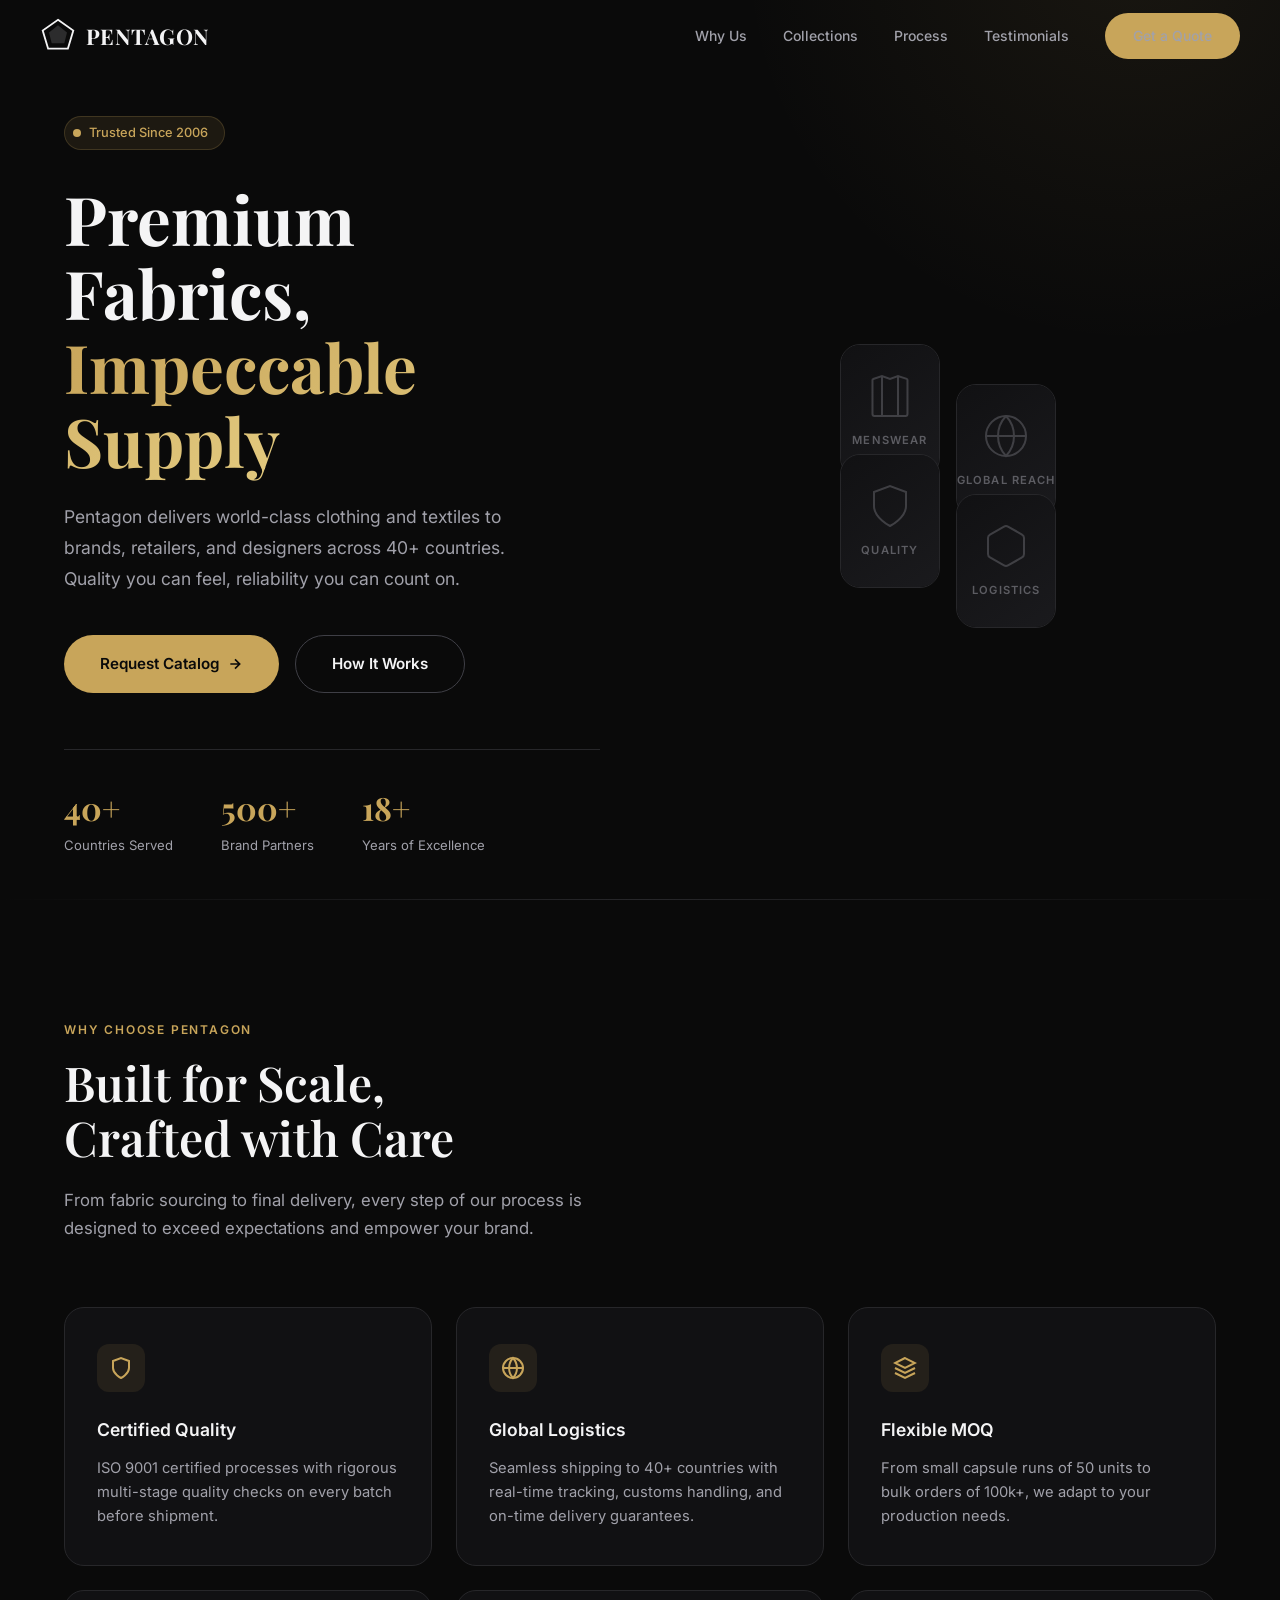
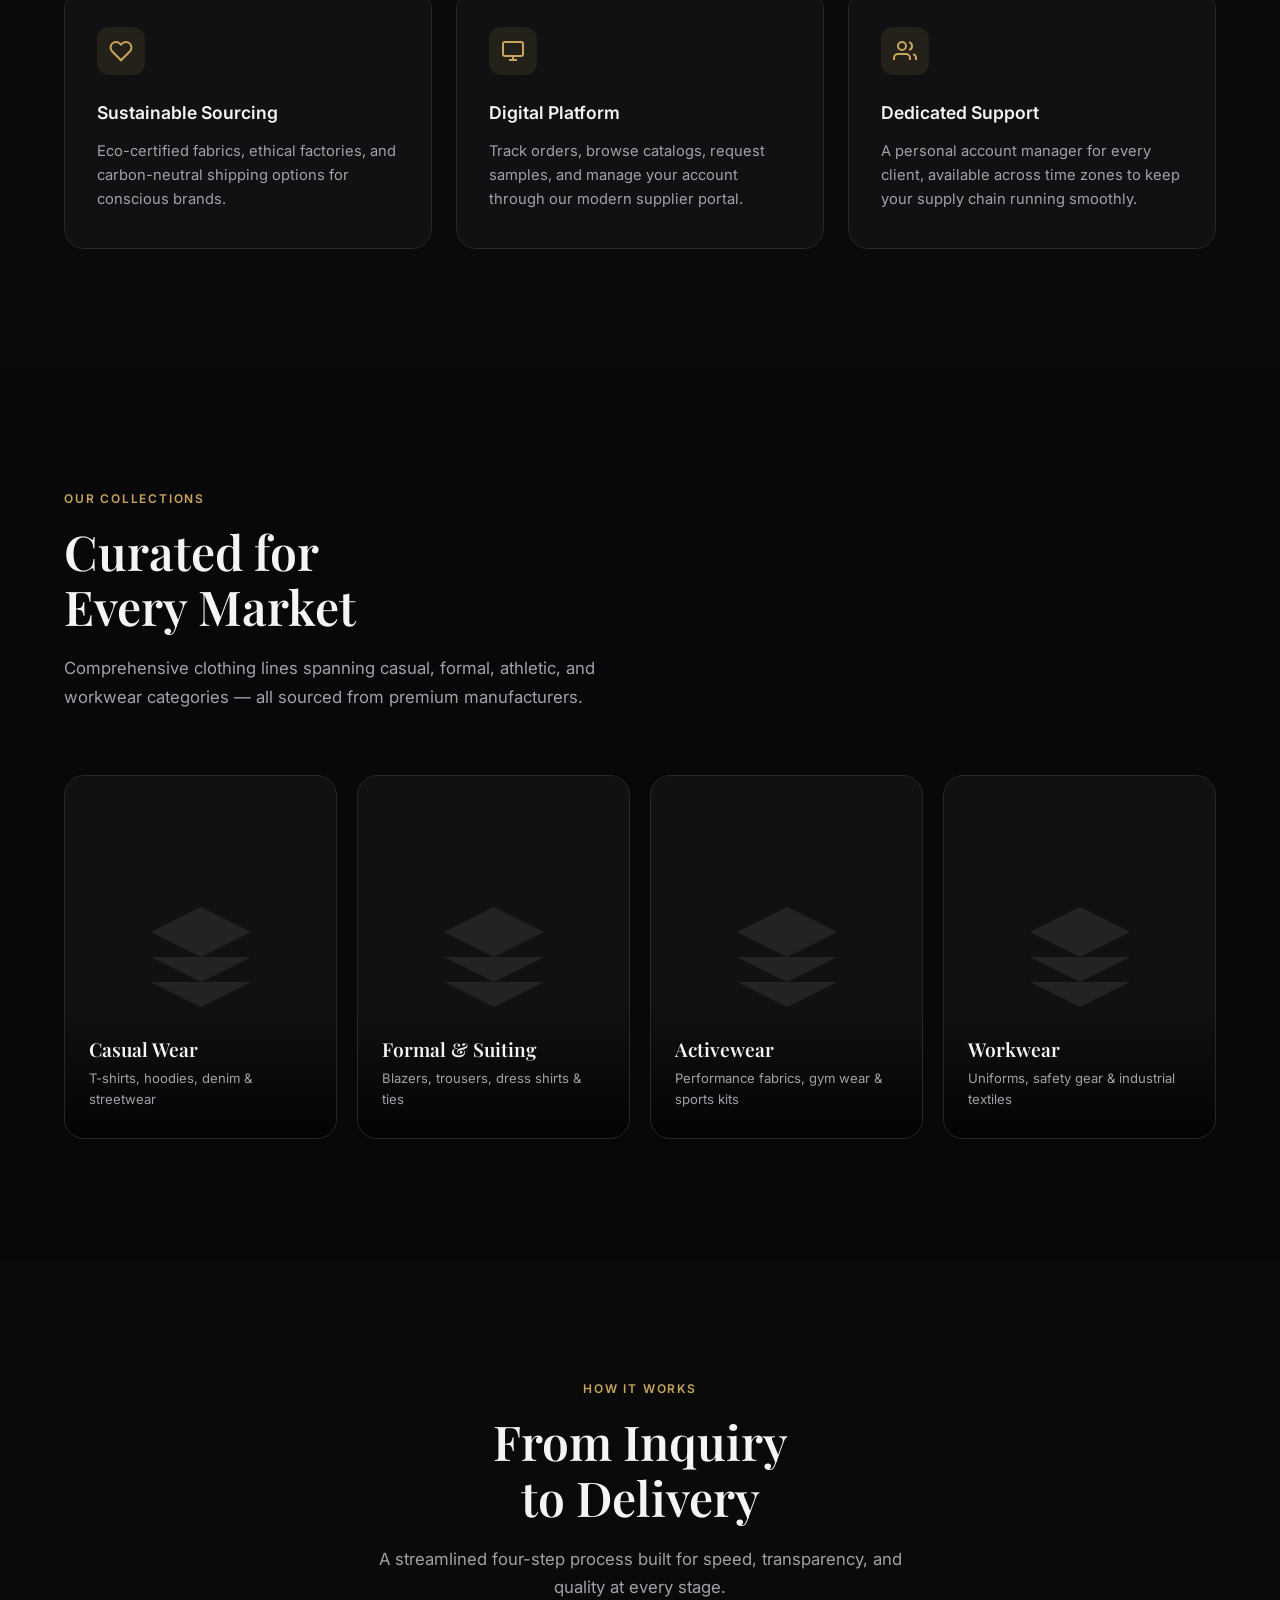
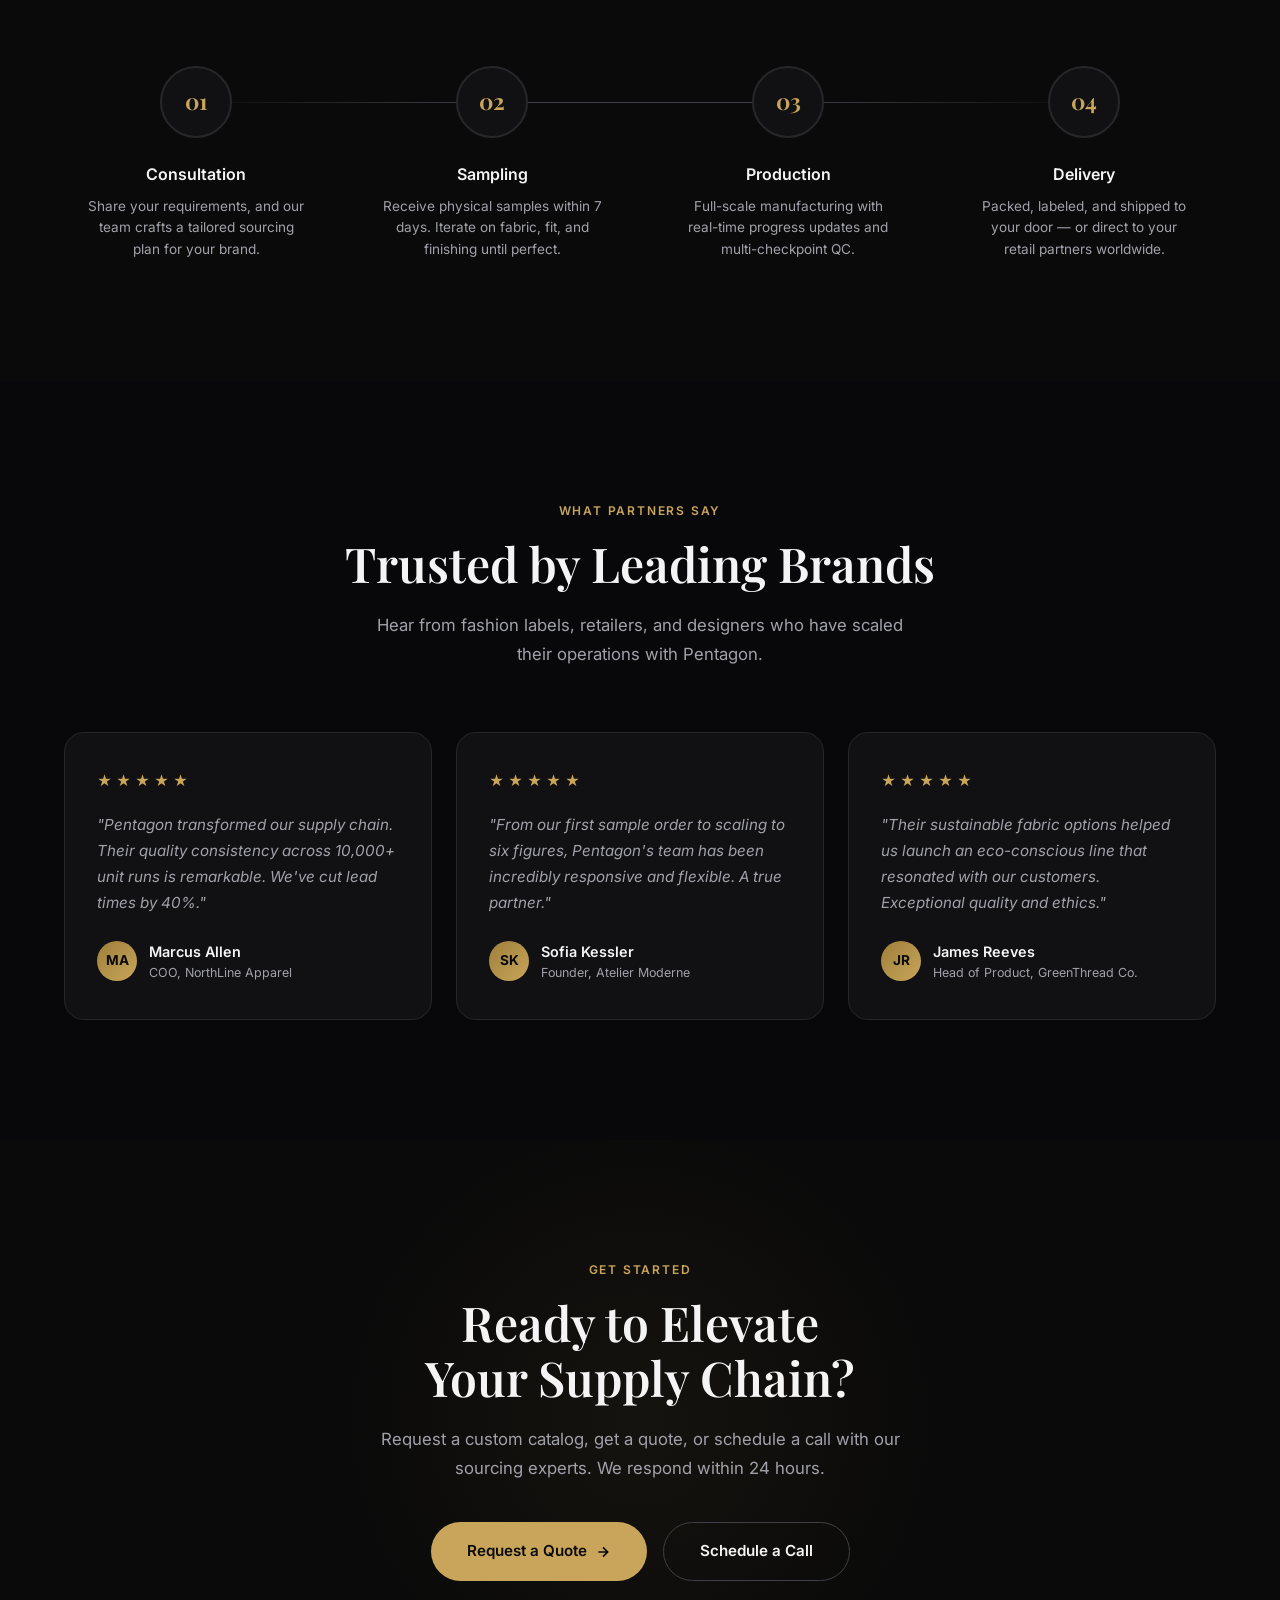
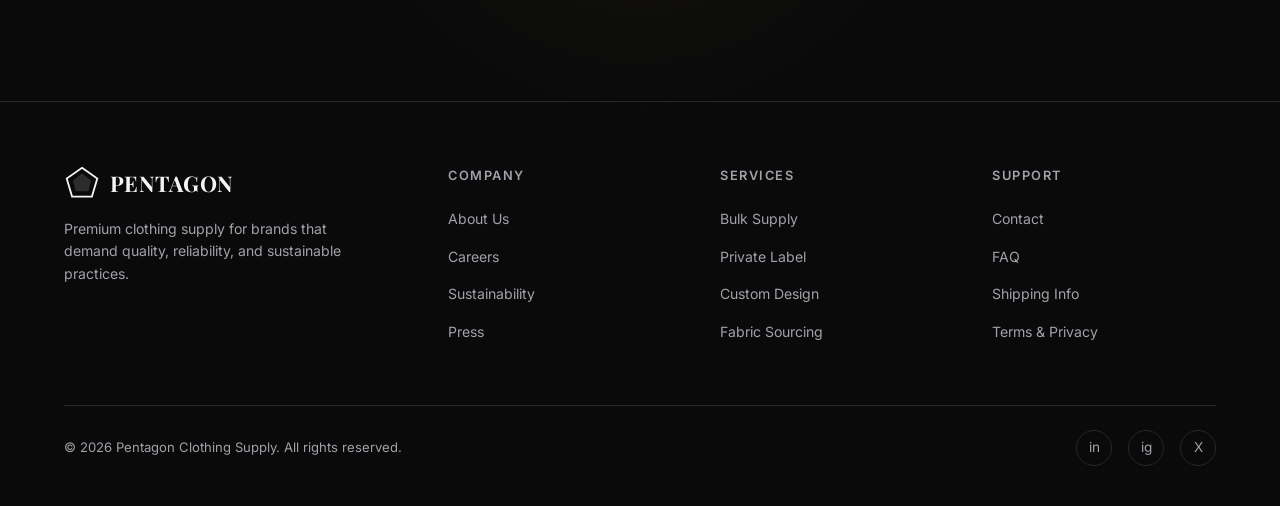
<file: results/examples/claude/index.html>
<!DOCTYPE html>
<html lang="en">
<head>
<meta charset="UTF-8">
<meta name="viewport" content="width=device-width, initial-scale=1.0">
<title>Pentagon — Premium Clothing Supplier</title>
<link rel="preconnect" href="https://fonts.googleapis.com">
<link href="https://fonts.googleapis.com/css2?family=Inter:wght@300;400;500;600;700;800&family=Playfair+Display:wght@500;600;700&display=swap" rel="stylesheet">
<style>
*, *::before, *::after { margin: 0; padding: 0; box-sizing: border-box; }

:root {
  --bg: #0a0a0a;
  --bg-card: #111113;
  --bg-card-hover: #18181b;
  --text: #f4f4f5;
  --text-muted: #a1a1aa;
  --accent: #c8a55a;
  --accent-light: #e2c97e;
  --accent-dark: #9e7f3a;
  --border: #27272a;
  --border-light: #3f3f46;
  --radius: 12px;
  --radius-lg: 20px;
  --transition: 0.3s cubic-bezier(0.4, 0, 0.2, 1);
}

html { scroll-behavior: smooth; }

body {
  font-family: 'Inter', -apple-system, BlinkMacSystemFont, sans-serif;
  background: var(--bg);
  color: var(--text);
  line-height: 1.6;
  overflow-x: hidden;
  -webkit-font-smoothing: antialiased;
}

/* ── Utility ── */
.container { max-width: 1200px; margin: 0 auto; padding: 0 24px; }
.section { padding: 120px 0; }
.section-label {
  font-size: 0.75rem;
  font-weight: 600;
  letter-spacing: 0.15em;
  text-transform: uppercase;
  color: var(--accent);
  margin-bottom: 16px;
}
.section-title {
  font-family: 'Playfair Display', serif;
  font-size: clamp(2rem, 4vw, 3rem);
  font-weight: 600;
  line-height: 1.15;
  margin-bottom: 20px;
}
.section-desc {
  color: var(--text-muted);
  font-size: 1.05rem;
  max-width: 560px;
  line-height: 1.7;
}

/* ── Navigation ── */
.nav {
  position: fixed;
  top: 0;
  left: 0;
  right: 0;
  z-index: 1000;
  padding: 0 24px;
  transition: background var(--transition), box-shadow var(--transition);
}
.nav.scrolled {
  background: rgba(10, 10, 10, 0.85);
  backdrop-filter: blur(20px);
  -webkit-backdrop-filter: blur(20px);
  box-shadow: 0 1px 0 var(--border);
}
.nav-inner {
  max-width: 1200px;
  margin: 0 auto;
  display: flex;
  align-items: center;
  justify-content: space-between;
  height: 72px;
}
.logo {
  display: flex;
  align-items: center;
  gap: 10px;
  text-decoration: none;
  color: var(--text);
}
.logo-icon {
  width: 36px;
  height: 36px;
}
.logo-text {
  font-family: 'Playfair Display', serif;
  font-size: 1.35rem;
  font-weight: 700;
  letter-spacing: 0.02em;
}
.nav-links {
  display: flex;
  align-items: center;
  gap: 36px;
  list-style: none;
}
.nav-links a {
  text-decoration: none;
  color: var(--text-muted);
  font-size: 0.875rem;
  font-weight: 500;
  transition: color var(--transition);
  position: relative;
}
.nav-links a:hover { color: var(--text); }
.nav-links a::after {
  content: '';
  position: absolute;
  bottom: -4px;
  left: 0;
  width: 0;
  height: 1.5px;
  background: var(--accent);
  transition: width var(--transition);
}
.nav-links a:hover::after { width: 100%; }
.btn {
  display: inline-flex;
  align-items: center;
  gap: 8px;
  padding: 12px 28px;
  border-radius: 50px;
  font-size: 0.875rem;
  font-weight: 600;
  text-decoration: none;
  cursor: pointer;
  border: none;
  transition: all var(--transition);
}
.btn-primary {
  background: var(--accent);
  color: #0a0a0a;
}
.btn-primary:hover {
  background: var(--accent-light);
  transform: translateY(-1px);
  box-shadow: 0 8px 30px rgba(200, 165, 90, 0.25);
}
.btn-outline {
  background: transparent;
  color: var(--text);
  border: 1.5px solid var(--border-light);
}
.btn-outline:hover {
  border-color: var(--accent);
  color: var(--accent);
}
.btn-large { padding: 16px 36px; font-size: 0.95rem; }
.hamburger {
  display: none;
  flex-direction: column;
  gap: 5px;
  background: none;
  border: none;
  cursor: pointer;
  padding: 4px;
}
.hamburger span {
  display: block;
  width: 24px;
  height: 2px;
  background: var(--text);
  border-radius: 2px;
  transition: all var(--transition);
}

/* ── Hero ── */
.hero {
  min-height: 100vh;
  display: flex;
  align-items: center;
  position: relative;
  overflow: hidden;
  padding-top: 72px;
}
.hero::before {
  content: '';
  position: absolute;
  top: -50%;
  right: -20%;
  width: 800px;
  height: 800px;
  background: radial-gradient(circle, rgba(200, 165, 90, 0.08) 0%, transparent 70%);
  pointer-events: none;
}
.hero::after {
  content: '';
  position: absolute;
  bottom: 0;
  left: 0;
  right: 0;
  height: 1px;
  background: linear-gradient(90deg, transparent, var(--border), transparent);
}
.hero-grid {
  display: grid;
  grid-template-columns: 1fr 1fr;
  gap: 80px;
  align-items: center;
}
.hero-content { position: relative; z-index: 2; }
.hero-badge {
  display: inline-flex;
  align-items: center;
  gap: 8px;
  padding: 6px 16px 6px 8px;
  background: rgba(200, 165, 90, 0.1);
  border: 1px solid rgba(200, 165, 90, 0.2);
  border-radius: 50px;
  font-size: 0.8rem;
  font-weight: 500;
  color: var(--accent);
  margin-bottom: 32px;
}
.hero-badge-dot {
  width: 8px;
  height: 8px;
  border-radius: 50%;
  background: var(--accent);
  animation: pulse 2s infinite;
}
@keyframes pulse {
  0%, 100% { opacity: 1; }
  50% { opacity: 0.4; }
}
.hero-title {
  font-family: 'Playfair Display', serif;
  font-size: clamp(2.8rem, 5.5vw, 4.2rem);
  font-weight: 700;
  line-height: 1.1;
  margin-bottom: 24px;
}
.hero-title .highlight {
  background: linear-gradient(135deg, var(--accent), var(--accent-light));
  -webkit-background-clip: text;
  -webkit-text-fill-color: transparent;
  background-clip: text;
}
.hero-desc {
  color: var(--text-muted);
  font-size: 1.1rem;
  line-height: 1.75;
  max-width: 480px;
  margin-bottom: 40px;
}
.hero-actions { display: flex; gap: 16px; flex-wrap: wrap; }
.hero-stats {
  display: flex;
  gap: 48px;
  margin-top: 56px;
  padding-top: 32px;
  border-top: 1px solid var(--border);
}
.stat-number {
  font-family: 'Playfair Display', serif;
  font-size: 2rem;
  font-weight: 700;
  color: var(--accent);
}
.stat-label {
  font-size: 0.82rem;
  color: var(--text-muted);
  margin-top: 2px;
}
.hero-visual {
  position: relative;
  display: flex;
  justify-content: center;
}
.hero-image-grid {
  display: grid;
  grid-template-columns: 1fr 1fr;
  gap: 16px;
  max-width: 500px;
}
.hero-img {
  border-radius: var(--radius-lg);
  overflow: hidden;
  background: var(--bg-card);
  border: 1px solid var(--border);
  aspect-ratio: 3/4;
  position: relative;
}
.hero-img:nth-child(2) { transform: translateY(40px); }
.hero-img:nth-child(3) { transform: translateY(-40px); }
.hero-img .img-placeholder {
  width: 100%;
  height: 100%;
  display: flex;
  flex-direction: column;
  align-items: center;
  justify-content: center;
  gap: 12px;
  color: var(--text-muted);
  font-size: 0.8rem;
  background: linear-gradient(145deg, var(--bg-card), #1a1a1d);
}
.hero-img .img-placeholder svg {
  opacity: 0.3;
}
.hero-img .img-label {
  font-size: 0.7rem;
  font-weight: 600;
  letter-spacing: 0.1em;
  text-transform: uppercase;
  color: var(--text-muted);
  opacity: 0.5;
}

/* ── Features ── */
.features-grid {
  display: grid;
  grid-template-columns: repeat(3, 1fr);
  gap: 24px;
  margin-top: 64px;
}
.feature-card {
  padding: 36px 32px;
  background: var(--bg-card);
  border: 1px solid var(--border);
  border-radius: var(--radius-lg);
  transition: all var(--transition);
  position: relative;
  overflow: hidden;
}
.feature-card::before {
  content: '';
  position: absolute;
  top: 0;
  left: 0;
  right: 0;
  height: 2px;
  background: linear-gradient(90deg, transparent, var(--accent), transparent);
  opacity: 0;
  transition: opacity var(--transition);
}
.feature-card:hover {
  border-color: var(--border-light);
  background: var(--bg-card-hover);
  transform: translateY(-4px);
}
.feature-card:hover::before { opacity: 1; }
.feature-icon {
  width: 48px;
  height: 48px;
  border-radius: 12px;
  background: rgba(200, 165, 90, 0.1);
  display: flex;
  align-items: center;
  justify-content: center;
  margin-bottom: 24px;
  color: var(--accent);
}
.feature-card h3 {
  font-size: 1.1rem;
  font-weight: 600;
  margin-bottom: 12px;
}
.feature-card p {
  color: var(--text-muted);
  font-size: 0.92rem;
  line-height: 1.65;
}

/* ── Categories ── */
.categories-grid {
  display: grid;
  grid-template-columns: repeat(4, 1fr);
  gap: 20px;
  margin-top: 64px;
}
.category-card {
  position: relative;
  border-radius: var(--radius-lg);
  overflow: hidden;
  background: var(--bg-card);
  border: 1px solid var(--border);
  aspect-ratio: 3/4;
  cursor: pointer;
  transition: all var(--transition);
  group: true;
}
.category-card:hover {
  border-color: var(--accent-dark);
  transform: translateY(-6px);
  box-shadow: 0 20px 60px rgba(0,0,0,0.4);
}
.category-bg {
  position: absolute;
  inset: 0;
  display: flex;
  align-items: center;
  justify-content: center;
  font-size: 5rem;
  opacity: 0.08;
  transition: opacity var(--transition);
}
.category-card:hover .category-bg { opacity: 0.15; }
.category-content {
  position: absolute;
  bottom: 0;
  left: 0;
  right: 0;
  padding: 28px 24px;
  background: linear-gradient(transparent, rgba(0,0,0,0.8));
}
.category-content h3 {
  font-family: 'Playfair Display', serif;
  font-size: 1.2rem;
  font-weight: 600;
  margin-bottom: 4px;
}
.category-content p {
  font-size: 0.82rem;
  color: var(--text-muted);
}
.category-arrow {
  position: absolute;
  top: 20px;
  right: 20px;
  width: 36px;
  height: 36px;
  border-radius: 50%;
  background: rgba(255,255,255,0.06);
  display: flex;
  align-items: center;
  justify-content: center;
  color: var(--text-muted);
  opacity: 0;
  transform: translateY(8px);
  transition: all var(--transition);
}
.category-card:hover .category-arrow {
  opacity: 1;
  transform: translateY(0);
}

/* ── Process ── */
.process-grid {
  display: grid;
  grid-template-columns: repeat(4, 1fr);
  gap: 32px;
  margin-top: 64px;
  position: relative;
}
.process-grid::before {
  content: '';
  position: absolute;
  top: 36px;
  left: 10%;
  right: 10%;
  height: 1px;
  background: linear-gradient(90deg, transparent, var(--border-light), var(--border-light), transparent);
}
.process-step { text-align: center; position: relative; }
.process-number {
  width: 72px;
  height: 72px;
  border-radius: 50%;
  background: var(--bg-card);
  border: 2px solid var(--border);
  display: flex;
  align-items: center;
  justify-content: center;
  margin: 0 auto 24px;
  font-family: 'Playfair Display', serif;
  font-size: 1.4rem;
  font-weight: 700;
  color: var(--accent);
  position: relative;
  z-index: 2;
  transition: all var(--transition);
}
.process-step:hover .process-number {
  border-color: var(--accent);
  background: rgba(200, 165, 90, 0.08);
  transform: scale(1.08);
}
.process-step h3 {
  font-size: 1rem;
  font-weight: 600;
  margin-bottom: 8px;
}
.process-step p {
  font-size: 0.85rem;
  color: var(--text-muted);
  line-height: 1.6;
  max-width: 220px;
  margin: 0 auto;
}

/* ── Testimonials ── */
.testimonials-grid {
  display: grid;
  grid-template-columns: repeat(3, 1fr);
  gap: 24px;
  margin-top: 64px;
}
.testimonial-card {
  padding: 36px 32px;
  background: var(--bg-card);
  border: 1px solid var(--border);
  border-radius: var(--radius-lg);
  transition: all var(--transition);
}
.testimonial-card:hover {
  border-color: var(--border-light);
  transform: translateY(-3px);
}
.testimonial-stars {
  display: flex;
  gap: 2px;
  color: var(--accent);
  margin-bottom: 20px;
  font-size: 0.9rem;
}
.testimonial-text {
  font-size: 0.95rem;
  color: var(--text-muted);
  line-height: 1.7;
  margin-bottom: 24px;
  font-style: italic;
}
.testimonial-author {
  display: flex;
  align-items: center;
  gap: 12px;
}
.testimonial-avatar {
  width: 40px;
  height: 40px;
  border-radius: 50%;
  background: linear-gradient(135deg, var(--accent-dark), var(--accent));
  display: flex;
  align-items: center;
  justify-content: center;
  font-size: 0.85rem;
  font-weight: 700;
  color: #0a0a0a;
}
.testimonial-name {
  font-size: 0.9rem;
  font-weight: 600;
}
.testimonial-role {
  font-size: 0.78rem;
  color: var(--text-muted);
}

/* ── CTA ── */
.cta {
  text-align: center;
  padding: 120px 0;
  position: relative;
}
.cta::before {
  content: '';
  position: absolute;
  top: 50%;
  left: 50%;
  transform: translate(-50%, -50%);
  width: 600px;
  height: 600px;
  background: radial-gradient(circle, rgba(200, 165, 90, 0.06) 0%, transparent 70%);
  pointer-events: none;
}
.cta .section-desc { margin: 0 auto 40px; text-align: center; }
.cta-actions { display: flex; gap: 16px; justify-content: center; }

/* ── Footer ── */
.footer {
  border-top: 1px solid var(--border);
  padding: 64px 0 40px;
}
.footer-grid {
  display: grid;
  grid-template-columns: 1.5fr 1fr 1fr 1fr;
  gap: 48px;
}
.footer-brand .logo { margin-bottom: 16px; }
.footer-brand p {
  color: var(--text-muted);
  font-size: 0.88rem;
  line-height: 1.6;
  max-width: 280px;
}
.footer-col h4 {
  font-size: 0.8rem;
  font-weight: 600;
  text-transform: uppercase;
  letter-spacing: 0.12em;
  color: var(--text-muted);
  margin-bottom: 20px;
}
.footer-col ul { list-style: none; }
.footer-col li { margin-bottom: 12px; }
.footer-col a {
  text-decoration: none;
  color: var(--text-muted);
  font-size: 0.88rem;
  transition: color var(--transition);
}
.footer-col a:hover { color: var(--text); }
.footer-bottom {
  display: flex;
  justify-content: space-between;
  align-items: center;
  margin-top: 48px;
  padding-top: 24px;
  border-top: 1px solid var(--border);
  font-size: 0.82rem;
  color: var(--text-muted);
}
.footer-socials {
  display: flex;
  gap: 16px;
}
.footer-socials a {
  width: 36px;
  height: 36px;
  border-radius: 50%;
  border: 1px solid var(--border);
  display: flex;
  align-items: center;
  justify-content: center;
  color: var(--text-muted);
  text-decoration: none;
  transition: all var(--transition);
  font-size: 0.85rem;
}
.footer-socials a:hover {
  border-color: var(--accent);
  color: var(--accent);
}

/* ── Mobile Nav ── */
.mobile-menu {
  display: none;
  position: fixed;
  inset: 0;
  background: rgba(10,10,10,0.97);
  backdrop-filter: blur(20px);
  z-index: 999;
  flex-direction: column;
  align-items: center;
  justify-content: center;
  gap: 32px;
  opacity: 0;
  pointer-events: none;
  transition: opacity var(--transition);
}
.mobile-menu.active { opacity: 1; pointer-events: all; }
.mobile-menu a {
  text-decoration: none;
  color: var(--text);
  font-size: 1.5rem;
  font-family: 'Playfair Display', serif;
  font-weight: 600;
}
.mobile-close {
  position: absolute;
  top: 24px;
  right: 24px;
  width: 40px;
  height: 40px;
  border: none;
  background: none;
  color: var(--text);
  font-size: 1.5rem;
  cursor: pointer;
}

/* ── Animations ── */
.fade-up {
  opacity: 0;
  transform: translateY(30px);
  transition: opacity 0.7s ease, transform 0.7s ease;
}
.fade-up.visible {
  opacity: 1;
  transform: translateY(0);
}

/* ── Responsive ── */
@media (max-width: 1024px) {
  .hero-grid { grid-template-columns: 1fr; gap: 48px; }
  .hero-visual { display: none; }
  .features-grid { grid-template-columns: repeat(2, 1fr); }
  .categories-grid { grid-template-columns: repeat(2, 1fr); }
  .process-grid { grid-template-columns: repeat(2, 1fr); gap: 40px; }
  .process-grid::before { display: none; }
  .testimonials-grid { grid-template-columns: 1fr 1fr; }
  .footer-grid { grid-template-columns: 1fr 1fr; }
}
@media (max-width: 768px) {
  .section { padding: 80px 0; }
  .nav-links { display: none; }
  .hamburger { display: flex; }
  .mobile-menu { display: flex; }
  .features-grid, .testimonials-grid { grid-template-columns: 1fr; }
  .categories-grid { grid-template-columns: 1fr 1fr; }
  .process-grid { grid-template-columns: 1fr 1fr; }
  .hero-stats { gap: 32px; flex-wrap: wrap; }
  .cta-actions { flex-direction: column; align-items: center; }
  .footer-grid { grid-template-columns: 1fr; gap: 32px; }
  .footer-bottom { flex-direction: column; gap: 16px; text-align: center; }
}
@media (max-width: 480px) {
  .categories-grid { grid-template-columns: 1fr; }
  .process-grid { grid-template-columns: 1fr; }
}
</style>
</head>
<body>

<!-- Navigation -->
<nav class="nav" id="nav">
  <div class="nav-inner">
    <a href="#" class="logo">
      <svg class="logo-icon" viewBox="0 0 40 40" fill="none">
        <polygon points="20,2 37,14 31,34 9,34 3,14" stroke="currentColor" stroke-width="2" fill="none"/>
        <polygon points="20,8 30,16 27,28 13,28 10,16" fill="currentColor" opacity="0.15"/>
      </svg>
      <span class="logo-text">PENTAGON</span>
    </a>
    <ul class="nav-links">
      <li><a href="#features">Why Us</a></li>
      <li><a href="#categories">Collections</a></li>
      <li><a href="#process">Process</a></li>
      <li><a href="#testimonials">Testimonials</a></li>
      <li><a href="#contact" class="btn btn-primary">Get a Quote</a></li>
    </ul>
    <button class="hamburger" id="hamburgerBtn" aria-label="Menu">
      <span></span><span></span><span></span>
    </button>
  </div>
</nav>

<!-- Mobile Menu -->
<div class="mobile-menu" id="mobileMenu">
  <button class="mobile-close" id="mobileClose">&times;</button>
  <a href="#features" onclick="closeMobile()">Why Us</a>
  <a href="#categories" onclick="closeMobile()">Collections</a>
  <a href="#process" onclick="closeMobile()">Process</a>
  <a href="#testimonials" onclick="closeMobile()">Testimonials</a>
  <a href="#contact" class="btn btn-primary" onclick="closeMobile()">Get a Quote</a>
</div>

<!-- Hero -->
<section class="hero">
  <div class="container">
    <div class="hero-grid">
      <div class="hero-content fade-up">
        <div class="hero-badge">
          <span class="hero-badge-dot"></span>
          Trusted Since 2006
        </div>
        <h1 class="hero-title">
          Premium Fabrics,<br>
          <span class="highlight">Impeccable Supply</span>
        </h1>
        <p class="hero-desc">
          Pentagon delivers world-class clothing and textiles to brands, retailers,
          and designers across 40+ countries. Quality you can feel, reliability you can count on.
        </p>
        <div class="hero-actions">
          <a href="#contact" class="btn btn-primary btn-large">
            Request Catalog
            <svg width="16" height="16" viewBox="0 0 24 24" fill="none" stroke="currentColor" stroke-width="2.5"><path d="M5 12h14M12 5l7 7-7 7"/></svg>
          </a>
          <a href="#process" class="btn btn-outline btn-large">How It Works</a>
        </div>
        <div class="hero-stats">
          <div>
            <div class="stat-number" data-count="40">0</div>
            <div class="stat-label">Countries Served</div>
          </div>
          <div>
            <div class="stat-number" data-count="500">0</div>
            <div class="stat-label">Brand Partners</div>
          </div>
          <div>
            <div class="stat-number" data-count="18">0</div>
            <div class="stat-label">Years of Excellence</div>
          </div>
        </div>
      </div>
      <div class="hero-visual fade-up">
        <div class="hero-image-grid">
          <div class="hero-img">
            <div class="img-placeholder">
              <svg width="48" height="48" viewBox="0 0 24 24" fill="none" stroke="currentColor" stroke-width="1"><path d="M20.38 3.46L16 2 12 3.46 8 2 3.62 3.46a.5.5 0 00-.38.48V21a1 1 0 001 1h15.5a1 1 0 001-1V3.94a.5.5 0 00-.36-.48z"/><path d="M8 2v20M16 2v20"/></svg>
              <span class="img-label">Menswear</span>
            </div>
          </div>
          <div class="hero-img">
            <div class="img-placeholder">
              <svg width="48" height="48" viewBox="0 0 24 24" fill="none" stroke="currentColor" stroke-width="1"><circle cx="12" cy="12" r="10"/><path d="M12 2a14.5 14.5 0 000 20 14.5 14.5 0 000-20M2 12h20"/></svg>
              <span class="img-label">Global Reach</span>
            </div>
          </div>
          <div class="hero-img">
            <div class="img-placeholder">
              <svg width="48" height="48" viewBox="0 0 24 24" fill="none" stroke="currentColor" stroke-width="1"><path d="M12 22s8-4 8-10V5l-8-3-8 3v7c0 6 8 10 8 10z"/></svg>
              <span class="img-label">Quality</span>
            </div>
          </div>
          <div class="hero-img">
            <div class="img-placeholder">
              <svg width="48" height="48" viewBox="0 0 24 24" fill="none" stroke="currentColor" stroke-width="1"><path d="M21 16V8a2 2 0 00-1-1.73l-7-4a2 2 0 00-2 0l-7 4A2 2 0 003 8v8a2 2 0 001 1.73l7 4a2 2 0 002 0l7-4A2 2 0 0021 16z"/></svg>
              <span class="img-label">Logistics</span>
            </div>
          </div>
        </div>
      </div>
    </div>
  </div>
</section>

<!-- Features -->
<section class="section" id="features">
  <div class="container">
    <div class="fade-up">
      <p class="section-label">Why Choose Pentagon</p>
      <h2 class="section-title">Built for Scale,<br>Crafted with Care</h2>
      <p class="section-desc">
        From fabric sourcing to final delivery, every step of our process is designed
        to exceed expectations and empower your brand.
      </p>
    </div>
    <div class="features-grid">
      <div class="feature-card fade-up">
        <div class="feature-icon">
          <svg width="24" height="24" viewBox="0 0 24 24" fill="none" stroke="currentColor" stroke-width="2"><path d="M12 22s8-4 8-10V5l-8-3-8 3v7c0 6 8 10 8 10z"/></svg>
        </div>
        <h3>Certified Quality</h3>
        <p>ISO 9001 certified processes with rigorous multi-stage quality checks on every batch before shipment.</p>
      </div>
      <div class="feature-card fade-up">
        <div class="feature-icon">
          <svg width="24" height="24" viewBox="0 0 24 24" fill="none" stroke="currentColor" stroke-width="2"><circle cx="12" cy="12" r="10"/><path d="M2 12h20M12 2a15.3 15.3 0 014 10 15.3 15.3 0 01-4 10 15.3 15.3 0 01-4-10 15.3 15.3 0 014-10z"/></svg>
        </div>
        <h3>Global Logistics</h3>
        <p>Seamless shipping to 40+ countries with real-time tracking, customs handling, and on-time delivery guarantees.</p>
      </div>
      <div class="feature-card fade-up">
        <div class="feature-icon">
          <svg width="24" height="24" viewBox="0 0 24 24" fill="none" stroke="currentColor" stroke-width="2"><path d="M12 2L2 7l10 5 10-5-10-5zM2 17l10 5 10-5M2 12l10 5 10-5"/></svg>
        </div>
        <h3>Flexible MOQ</h3>
        <p>From small capsule runs of 50 units to bulk orders of 100k+, we adapt to your production needs.</p>
      </div>
      <div class="feature-card fade-up">
        <div class="feature-icon">
          <svg width="24" height="24" viewBox="0 0 24 24" fill="none" stroke="currentColor" stroke-width="2"><path d="M20.84 4.61a5.5 5.5 0 00-7.78 0L12 5.67l-1.06-1.06a5.5 5.5 0 00-7.78 7.78l1.06 1.06L12 21.23l7.78-7.78 1.06-1.06a5.5 5.5 0 000-7.78z"/></svg>
        </div>
        <h3>Sustainable Sourcing</h3>
        <p>Eco-certified fabrics, ethical factories, and carbon-neutral shipping options for conscious brands.</p>
      </div>
      <div class="feature-card fade-up">
        <div class="feature-icon">
          <svg width="24" height="24" viewBox="0 0 24 24" fill="none" stroke="currentColor" stroke-width="2"><rect x="2" y="3" width="20" height="14" rx="2"/><path d="M8 21h8M12 17v4"/></svg>
        </div>
        <h3>Digital Platform</h3>
        <p>Track orders, browse catalogs, request samples, and manage your account through our modern supplier portal.</p>
      </div>
      <div class="feature-card fade-up">
        <div class="feature-icon">
          <svg width="24" height="24" viewBox="0 0 24 24" fill="none" stroke="currentColor" stroke-width="2"><path d="M17 21v-2a4 4 0 00-4-4H5a4 4 0 00-4 4v2"/><circle cx="9" cy="7" r="4"/><path d="M23 21v-2a4 4 0 00-3-3.87M16 3.13a4 4 0 010 7.75"/></svg>
        </div>
        <h3>Dedicated Support</h3>
        <p>A personal account manager for every client, available across time zones to keep your supply chain running smoothly.</p>
      </div>
    </div>
  </div>
</section>

<!-- Categories -->
<section class="section" id="categories" style="background: #08080a;">
  <div class="container">
    <div class="fade-up">
      <p class="section-label">Our Collections</p>
      <h2 class="section-title">Curated for<br>Every Market</h2>
      <p class="section-desc">
        Comprehensive clothing lines spanning casual, formal, athletic, and workwear
        categories — all sourced from premium manufacturers.
      </p>
    </div>
    <div class="categories-grid">
      <div class="category-card fade-up">
        <div class="category-bg">
          <svg width="120" height="120" viewBox="0 0 24 24" fill="currentColor"><path d="M12 2L2 7l10 5 10-5-10-5zM2 17l10 5 10-5M2 12l10 5 10-5"/></svg>
        </div>
        <div class="category-arrow">
          <svg width="16" height="16" viewBox="0 0 24 24" fill="none" stroke="currentColor" stroke-width="2"><path d="M7 17L17 7M17 7H7M17 7v10"/></svg>
        </div>
        <div class="category-content">
          <h3>Casual Wear</h3>
          <p>T-shirts, hoodies, denim & streetwear</p>
        </div>
      </div>
      <div class="category-card fade-up">
        <div class="category-bg">
          <svg width="120" height="120" viewBox="0 0 24 24" fill="currentColor"><path d="M12 2L2 7l10 5 10-5-10-5zM2 17l10 5 10-5M2 12l10 5 10-5"/></svg>
        </div>
        <div class="category-arrow">
          <svg width="16" height="16" viewBox="0 0 24 24" fill="none" stroke="currentColor" stroke-width="2"><path d="M7 17L17 7M17 7H7M17 7v10"/></svg>
        </div>
        <div class="category-content">
          <h3>Formal & Suiting</h3>
          <p>Blazers, trousers, dress shirts & ties</p>
        </div>
      </div>
      <div class="category-card fade-up">
        <div class="category-bg">
          <svg width="120" height="120" viewBox="0 0 24 24" fill="currentColor"><path d="M12 2L2 7l10 5 10-5-10-5zM2 17l10 5 10-5M2 12l10 5 10-5"/></svg>
        </div>
        <div class="category-arrow">
          <svg width="16" height="16" viewBox="0 0 24 24" fill="none" stroke="currentColor" stroke-width="2"><path d="M7 17L17 7M17 7H7M17 7v10"/></svg>
        </div>
        <div class="category-content">
          <h3>Activewear</h3>
          <p>Performance fabrics, gym wear & sports kits</p>
        </div>
      </div>
      <div class="category-card fade-up">
        <div class="category-bg">
          <svg width="120" height="120" viewBox="0 0 24 24" fill="currentColor"><path d="M12 2L2 7l10 5 10-5-10-5zM2 17l10 5 10-5M2 12l10 5 10-5"/></svg>
        </div>
        <div class="category-arrow">
          <svg width="16" height="16" viewBox="0 0 24 24" fill="none" stroke="currentColor" stroke-width="2"><path d="M7 17L17 7M17 7H7M17 7v10"/></svg>
        </div>
        <div class="category-content">
          <h3>Workwear</h3>
          <p>Uniforms, safety gear & industrial textiles</p>
        </div>
      </div>
    </div>
  </div>
</section>

<!-- Process -->
<section class="section" id="process">
  <div class="container">
    <div class="fade-up" style="text-align: center;">
      <p class="section-label">How It Works</p>
      <h2 class="section-title">From Inquiry<br>to Delivery</h2>
      <p class="section-desc" style="margin: 0 auto;">
        A streamlined four-step process built for speed, transparency, and quality at every stage.
      </p>
    </div>
    <div class="process-grid">
      <div class="process-step fade-up">
        <div class="process-number">01</div>
        <h3>Consultation</h3>
        <p>Share your requirements, and our team crafts a tailored sourcing plan for your brand.</p>
      </div>
      <div class="process-step fade-up">
        <div class="process-number">02</div>
        <h3>Sampling</h3>
        <p>Receive physical samples within 7 days. Iterate on fabric, fit, and finishing until perfect.</p>
      </div>
      <div class="process-step fade-up">
        <div class="process-number">03</div>
        <h3>Production</h3>
        <p>Full-scale manufacturing with real-time progress updates and multi-checkpoint QC.</p>
      </div>
      <div class="process-step fade-up">
        <div class="process-number">04</div>
        <h3>Delivery</h3>
        <p>Packed, labeled, and shipped to your door — or direct to your retail partners worldwide.</p>
      </div>
    </div>
  </div>
</section>

<!-- Testimonials -->
<section class="section" id="testimonials" style="background: #08080a;">
  <div class="container">
    <div class="fade-up" style="text-align: center;">
      <p class="section-label">What Partners Say</p>
      <h2 class="section-title">Trusted by Leading Brands</h2>
      <p class="section-desc" style="margin: 0 auto;">
        Hear from fashion labels, retailers, and designers who have scaled their operations with Pentagon.
      </p>
    </div>
    <div class="testimonials-grid">
      <div class="testimonial-card fade-up">
        <div class="testimonial-stars">&#9733; &#9733; &#9733; &#9733; &#9733;</div>
        <p class="testimonial-text">
          "Pentagon transformed our supply chain. Their quality consistency across 10,000+ unit runs is remarkable. We've cut lead times by 40%."
        </p>
        <div class="testimonial-author">
          <div class="testimonial-avatar">MA</div>
          <div>
            <div class="testimonial-name">Marcus Allen</div>
            <div class="testimonial-role">COO, NorthLine Apparel</div>
          </div>
        </div>
      </div>
      <div class="testimonial-card fade-up">
        <div class="testimonial-stars">&#9733; &#9733; &#9733; &#9733; &#9733;</div>
        <p class="testimonial-text">
          "From our first sample order to scaling to six figures, Pentagon's team has been incredibly responsive and flexible. A true partner."
        </p>
        <div class="testimonial-author">
          <div class="testimonial-avatar">SK</div>
          <div>
            <div class="testimonial-name">Sofia Kessler</div>
            <div class="testimonial-role">Founder, Atelier Moderne</div>
          </div>
        </div>
      </div>
      <div class="testimonial-card fade-up">
        <div class="testimonial-stars">&#9733; &#9733; &#9733; &#9733; &#9733;</div>
        <p class="testimonial-text">
          "Their sustainable fabric options helped us launch an eco-conscious line that resonated with our customers. Exceptional quality and ethics."
        </p>
        <div class="testimonial-author">
          <div class="testimonial-avatar">JR</div>
          <div>
            <div class="testimonial-name">James Reeves</div>
            <div class="testimonial-role">Head of Product, GreenThread Co.</div>
          </div>
        </div>
      </div>
    </div>
  </div>
</section>

<!-- CTA -->
<section class="cta" id="contact">
  <div class="container fade-up">
    <p class="section-label">Get Started</p>
    <h2 class="section-title">Ready to Elevate<br>Your Supply Chain?</h2>
    <p class="section-desc">
      Request a custom catalog, get a quote, or schedule a call with our sourcing experts. We respond within 24 hours.
    </p>
    <div class="cta-actions">
      <a href="mailto:hello@pentagonclothing.com" class="btn btn-primary btn-large">
        Request a Quote
        <svg width="16" height="16" viewBox="0 0 24 24" fill="none" stroke="currentColor" stroke-width="2.5"><path d="M5 12h14M12 5l7 7-7 7"/></svg>
      </a>
      <a href="tel:+1234567890" class="btn btn-outline btn-large">Schedule a Call</a>
    </div>
  </div>
</section>

<!-- Footer -->
<footer class="footer">
  <div class="container">
    <div class="footer-grid">
      <div class="footer-brand">
        <a href="#" class="logo">
          <svg class="logo-icon" viewBox="0 0 40 40" fill="none">
            <polygon points="20,2 37,14 31,34 9,34 3,14" stroke="currentColor" stroke-width="2" fill="none"/>
            <polygon points="20,8 30,16 27,28 13,28 10,16" fill="currentColor" opacity="0.15"/>
          </svg>
          <span class="logo-text">PENTAGON</span>
        </a>
        <p>Premium clothing supply for brands that demand quality, reliability, and sustainable practices.</p>
      </div>
      <div class="footer-col">
        <h4>Company</h4>
        <ul>
          <li><a href="#">About Us</a></li>
          <li><a href="#">Careers</a></li>
          <li><a href="#">Sustainability</a></li>
          <li><a href="#">Press</a></li>
        </ul>
      </div>
      <div class="footer-col">
        <h4>Services</h4>
        <ul>
          <li><a href="#">Bulk Supply</a></li>
          <li><a href="#">Private Label</a></li>
          <li><a href="#">Custom Design</a></li>
          <li><a href="#">Fabric Sourcing</a></li>
        </ul>
      </div>
      <div class="footer-col">
        <h4>Support</h4>
        <ul>
          <li><a href="#">Contact</a></li>
          <li><a href="#">FAQ</a></li>
          <li><a href="#">Shipping Info</a></li>
          <li><a href="#">Terms & Privacy</a></li>
        </ul>
      </div>
    </div>
    <div class="footer-bottom">
      <span>&copy; 2026 Pentagon Clothing Supply. All rights reserved.</span>
      <div class="footer-socials">
        <a href="#" aria-label="LinkedIn">in</a>
        <a href="#" aria-label="Instagram">ig</a>
        <a href="#" aria-label="Twitter">X</a>
      </div>
    </div>
  </div>
</footer>

<script>
// ── Navbar scroll effect ──
const nav = document.getElementById('nav');
window.addEventListener('scroll', () => {
  nav.classList.toggle('scrolled', window.scrollY > 40);
});

// ── Mobile menu ──
const hamburgerBtn = document.getElementById('hamburgerBtn');
const mobileMenu = document.getElementById('mobileMenu');
const mobileClose = document.getElementById('mobileClose');

hamburgerBtn.addEventListener('click', () => mobileMenu.classList.add('active'));
mobileClose.addEventListener('click', closeMobile);
function closeMobile() { mobileMenu.classList.remove('active'); }

// ── Scroll animations ──
const observer = new IntersectionObserver((entries) => {
  entries.forEach((entry, i) => {
    if (entry.isIntersecting) {
      setTimeout(() => entry.target.classList.add('visible'), i * 80);
      observer.unobserve(entry.target);
    }
  });
}, { threshold: 0.1, rootMargin: '0px 0px -40px 0px' });

document.querySelectorAll('.fade-up').forEach(el => observer.observe(el));

// ── Counter animation ──
const counterObserver = new IntersectionObserver((entries) => {
  entries.forEach(entry => {
    if (entry.isIntersecting) {
      const el = entry.target;
      const target = parseInt(el.dataset.count);
      const suffix = target >= 100 ? '+' : '+';
      let current = 0;
      const step = Math.max(1, Math.floor(target / 40));
      const interval = setInterval(() => {
        current += step;
        if (current >= target) {
          current = target;
          clearInterval(interval);
        }
        el.textContent = current + suffix;
      }, 30);
      counterObserver.unobserve(el);
    }
  });
}, { threshold: 0.5 });

document.querySelectorAll('[data-count]').forEach(el => counterObserver.observe(el));

// ── Smooth anchor links ──
document.querySelectorAll('a[href^="#"]').forEach(link => {
  link.addEventListener('click', (e) => {
    const target = document.querySelector(link.getAttribute('href'));
    if (target) {
      e.preventDefault();
      target.scrollIntoView({ behavior: 'smooth', block: 'start' });
    }
  });
});
</script>
</body>
</html>
</file>
